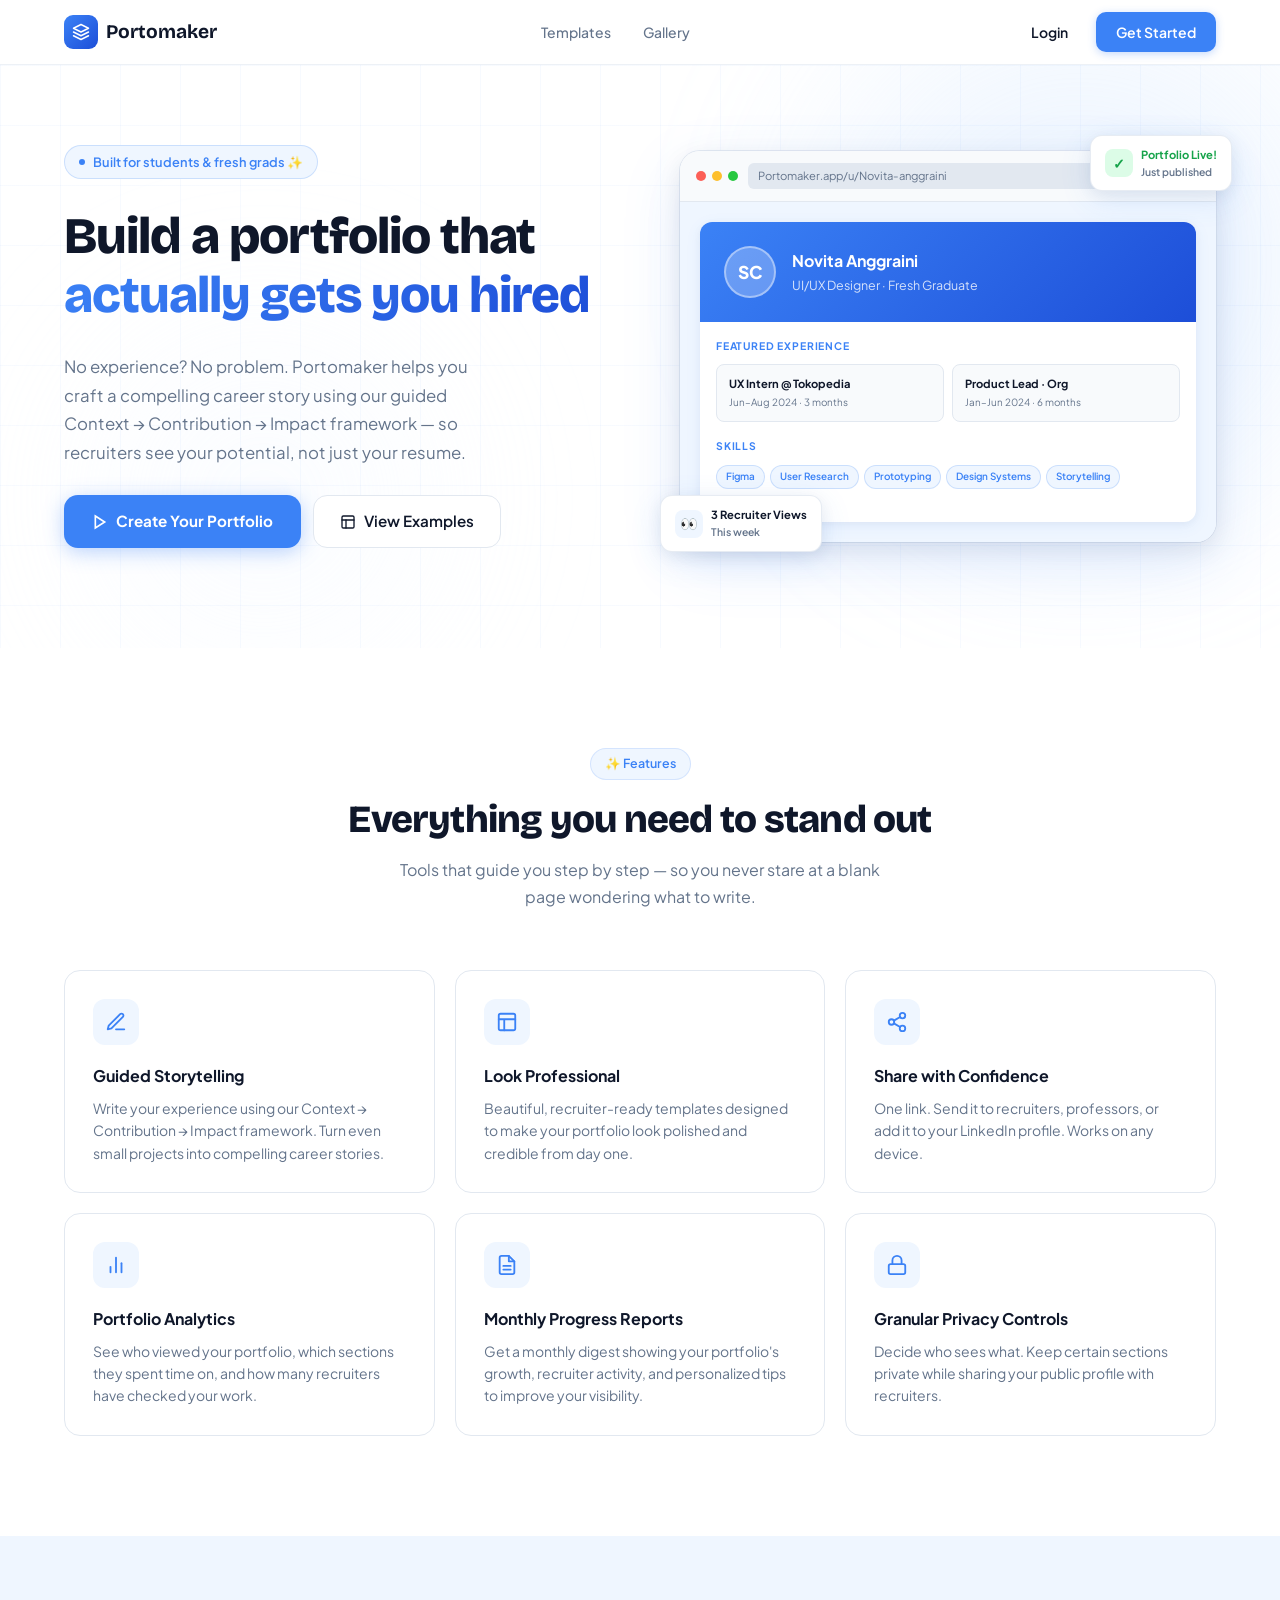
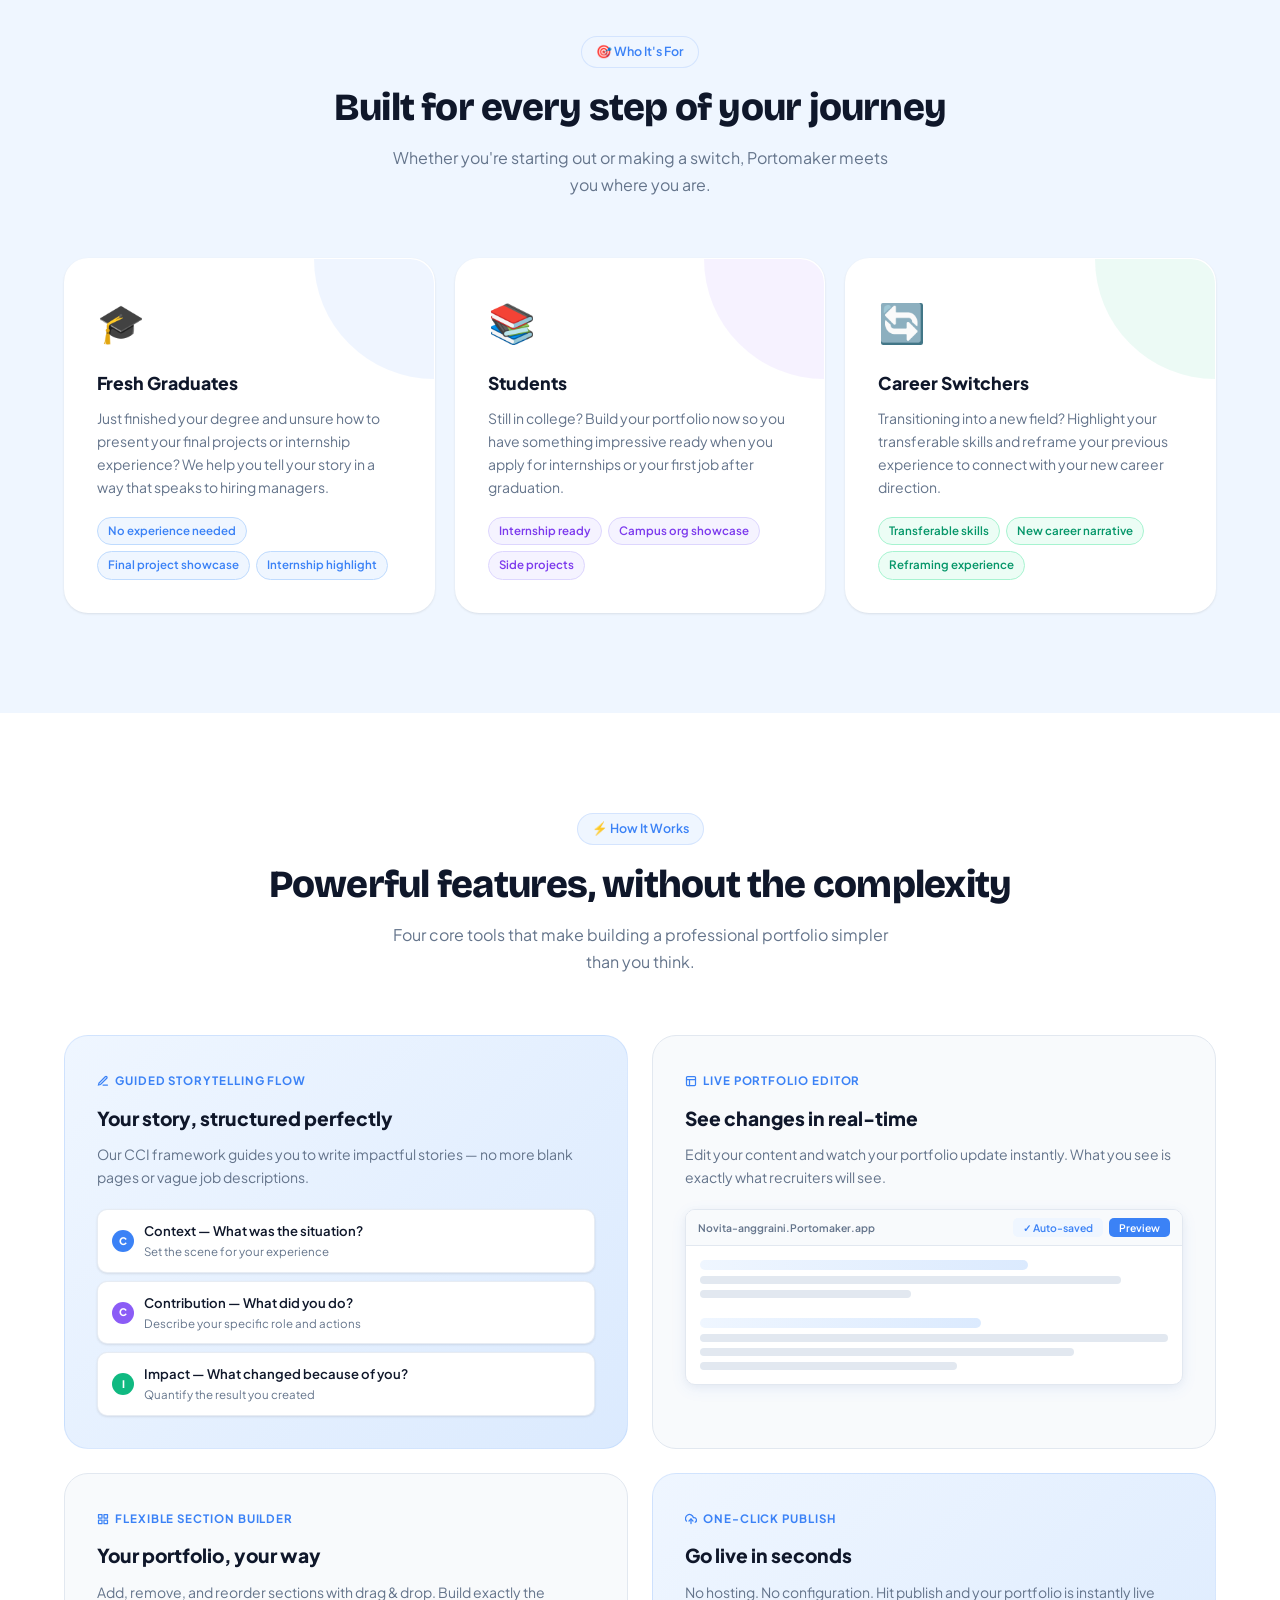
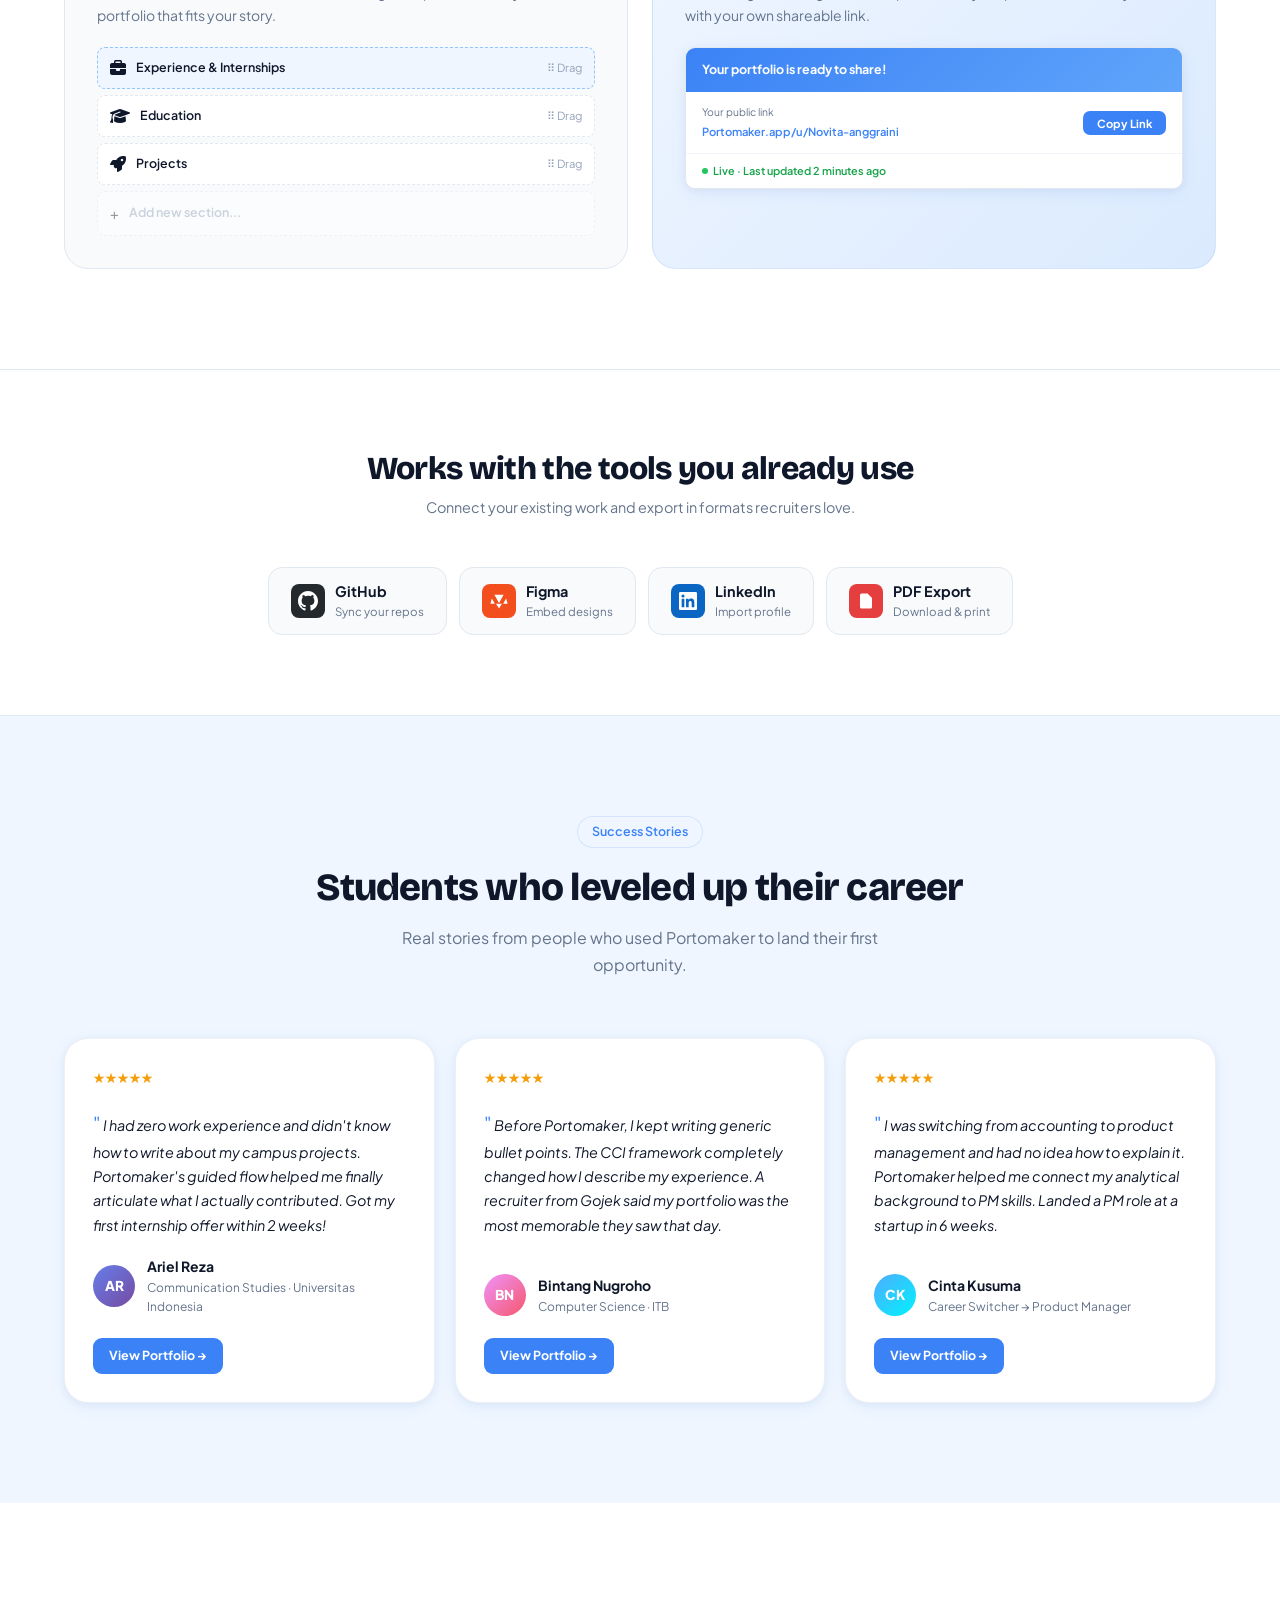
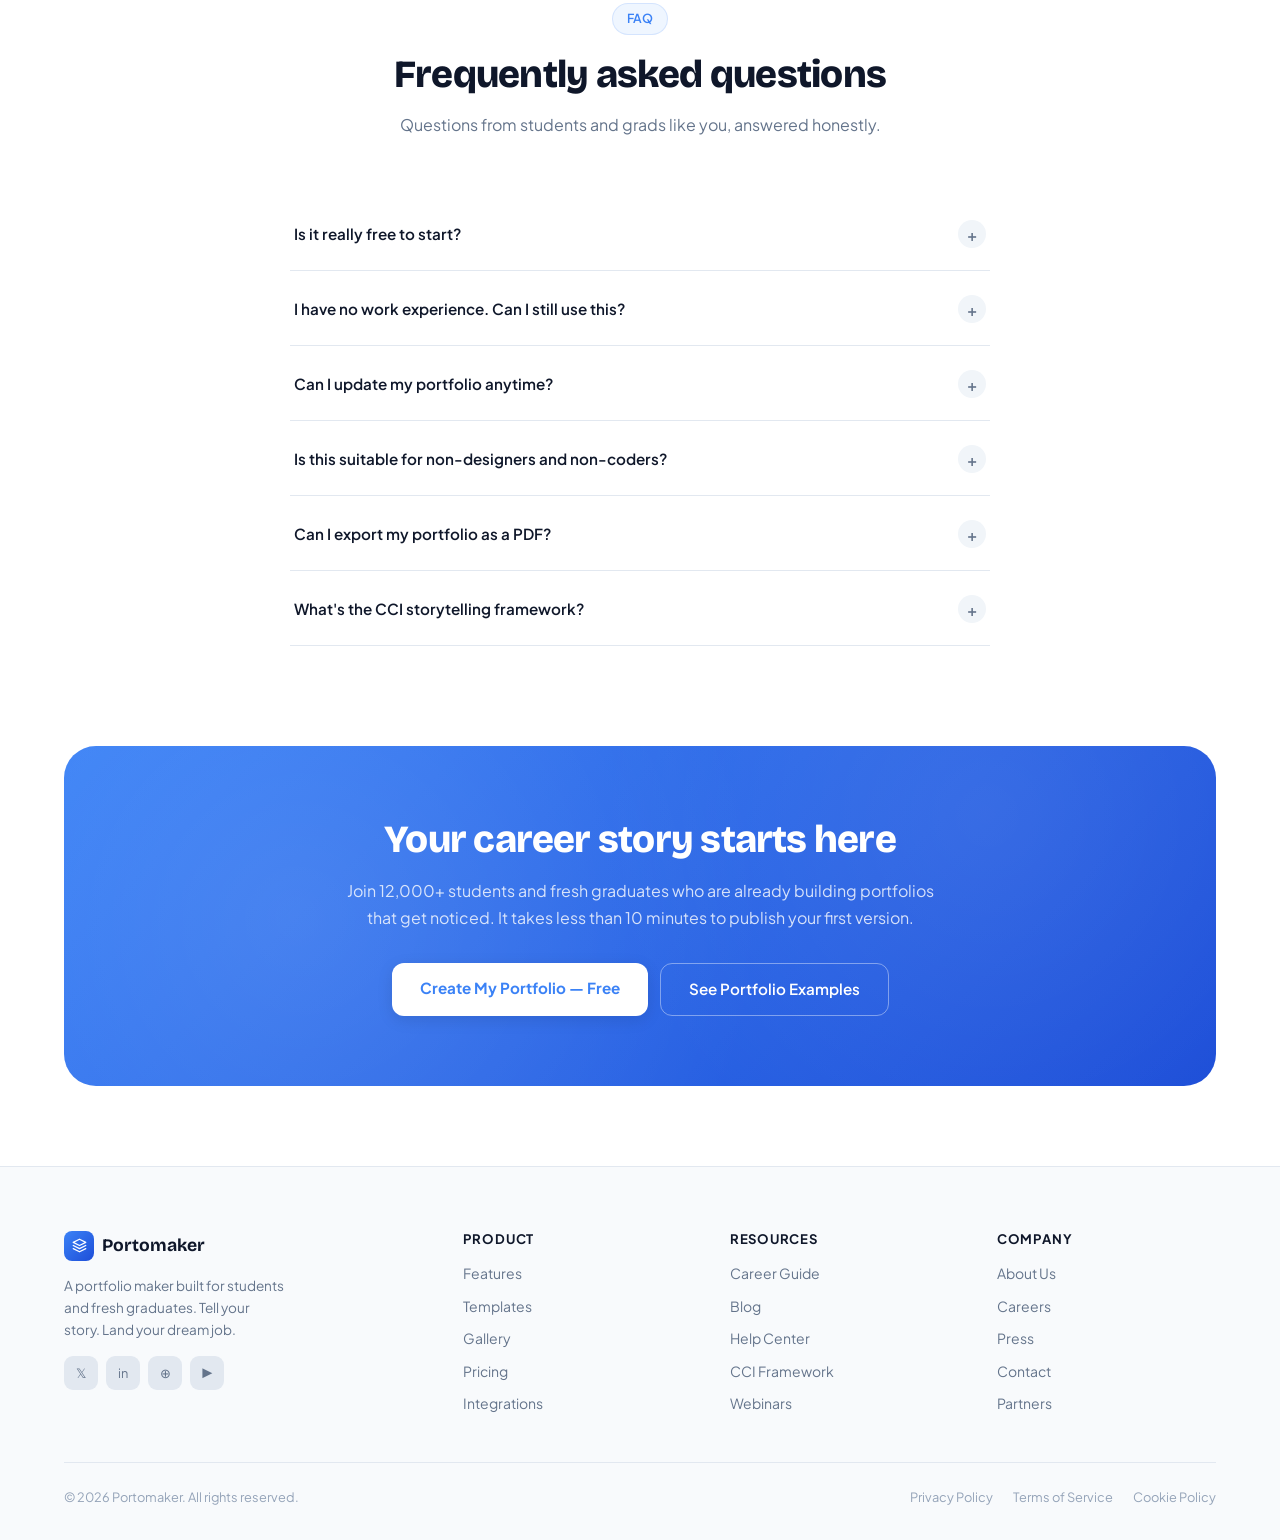
<file: index.html>
<!DOCTYPE html>
<html lang="en">
<head>
  <meta charset="UTF-8">
  <meta name="viewport" content="width=device-width, initial-scale=1.0">
  <title>Portomaker — Build a Portfolio That Gets You Hired</title>
  <link rel="preconnect" href="https://fonts.googleapis.com">
  <link rel="stylesheet" href="https://cdnjs.cloudflare.com/ajax/libs/font-awesome/6.5.0/css/all.min.css">
  <link href="https://fonts.googleapis.com/css2?family=Plus+Jakarta+Sans:wght@300;400;500;600;700;800&family=Bricolage+Grotesque:opsz,wght@12..96,400;12..96,500;12..96,600;12..96,700;12..96,800&display=swap" rel="stylesheet">
  <link rel="stylesheet" href="css/style.css">
</head>
<body>

  <!-- ========== NAVBAR ========== -->
  <nav>
    <div class="nav-inner">

      <!-- Logo (links to self) -->
      <a href="index.html" class="nav-logo">
        <div class="nav-logo-icon">
          <svg viewBox="0 0 24 24"><path d="M12 2L2 7l10 5 10-5-10-5zM2 17l10 5 10-5M2 12l10 5 10-5"/></svg>
        </div>
        Portomaker
      </a>

      <!-- Desktop Nav Links -->
      <ul class="nav-links">
        <li><a href="#">Templates</a></li>
        <li><a href="#">Gallery</a></li>
      </ul>

      <!-- Desktop Actions -->
      <div class="nav-actions">
        <a href="login.html" class="btn-ghost">Login</a>
        <a href="login.html" class="btn-primary">Get Started</a>
      </div>

      <!-- Hamburger (mobile only) -->
      <button class="nav-hamburger" id="navHamburger" aria-label="Toggle menu" aria-expanded="false">
        <span></span>
        <span></span>
        <span></span>
      </button>

    </div>
  </nav>

  <!-- Mobile Drawer Menu -->
  <div class="nav-mobile-menu" id="navMobileMenu">
    <a href="#">Templates</a>
    <a href="#">Gallery</a>
    <div class="nav-mobile-divider"></div>
    <a href="login.html">Login</a>
    <a href="login.html" class="btn-primary">Get Started</a>
  </div>

  <!-- ========== HERO ========== -->
  <section class="hero">
    <div class="hero-bg">
      <div class="hero-blob hero-blob-1"></div>
      <div class="hero-blob hero-blob-2"></div>
      <div class="hero-grid-lines"></div>
    </div>
    <div class="hero-inner">
      <div class="hero-left fade-up">
        <div class="hero-badge">
          <span class="hero-badge-dot"></span>
          Built for students & fresh grads ✨
        </div>
        <h1 class="hero-title">
          Build a portfolio that<br>
          <span class="highlight">actually gets you hired</span>
        </h1>
        <p class="hero-sub">
          No experience? No problem. Portomaker helps you craft a compelling career story using our guided Context → Contribution → Impact framework — so recruiters see your potential, not just your resume.
        </p>
        <div class="hero-ctas">
          <a href="#" class="btn-hero-primary">
            <svg width="16" height="16" fill="none" stroke="currentColor" stroke-width="2.5" stroke-linecap="round" viewBox="0 0 24 24"><polygon points="5 3 19 12 5 21 5 3"/></svg>
            Create Your Portfolio
          </a>
          <a href="#" class="btn-hero-secondary">
            <svg width="16" height="16" fill="none" stroke="currentColor" stroke-width="2" stroke-linecap="round" viewBox="0 0 24 24"><rect x="3" y="3" width="18" height="18" rx="2"/><line x1="3" y1="9" x2="21" y2="9"/><line x1="9" y1="21" x2="9" y2="9"/></svg>
            View Examples
          </a>
        </div>
   <!--     /* <div class="hero-trust">
          <div class="hero-avatars">
            <div class="hero-avatar">AR</div>
            <div class="hero-avatar">BN</div>
            <div class="hero-avatar">CK</div>
            <div class="hero-avatar">DL</div>
            <div class="hero-avatar">EF</div>
          </div>
          <span>Trusted by <strong>12,000+</strong> students worldwide</span>
        </div> */ -->
      </div> 

      <div class="hero-right fade-up" style="transition-delay:0.15s">
        <div class="hero-mockup-wrap">
          <div class="mockup-browser">
            <div class="mockup-bar">
              <div class="mockup-dots">
                <div class="mockup-dot"></div>
                <div class="mockup-dot"></div>
                <div class="mockup-dot"></div>
              </div>
              <div class="mockup-url">Portomaker.app/u/Novita-anggraini</div>
            </div>
            <div class="mockup-body">
              <div class="portfolio-preview">
                <div class="portfolio-preview-header">
                  <div class="portfolio-avatar-big">SC</div>
                  <div>
                    <div class="portfolio-preview-name">Novita Anggraini</div>
                    <div class="portfolio-preview-role">UI/UX Designer · Fresh Graduate</div>
                  </div>
                </div>
                <div class="portfolio-preview-body">
                  <div class="portfolio-section-label">Featured Experience</div>
                  <div class="portfolio-card-row">
                    <div class="portfolio-exp-card">
                      <div class="portfolio-exp-title">UX Intern @ Tokopedia</div>
                      <div class="portfolio-exp-sub">Jun–Aug 2024 · 3 months</div>
                    </div>
                    <div class="portfolio-exp-card">
                      <div class="portfolio-exp-title">Product Lead · Org</div>
                      <div class="portfolio-exp-sub">Jan–Jun 2024 · 6 months</div>
                    </div>
                  </div>
                  <div class="portfolio-section-label" style="margin-top:6px">Skills</div>
                  <div class="portfolio-skill-chips">
                    <span class="skill-chip">Figma</span>
                    <span class="skill-chip">User Research</span>
                    <span class="skill-chip">Prototyping</span>
                    <span class="skill-chip">Design Systems</span>
                    <span class="skill-chip">Storytelling</span>
                  </div>
                </div>
              </div>
            </div>
          </div>
          <div class="mockup-float-1">
            <div class="float-icon float-green">✓</div>
            <div>
              <div class="float-label-green">Portfolio Live!</div>
              <div class="float-sub">Just published</div>
            </div>
          </div>
          <div class="mockup-float-2">
            <div class="float-icon float-blue">👀</div>
            <div>
              <div class="float-label-dark">3 Recruiter Views</div>
              <div class="float-sub">This week</div>
            </div>
          </div>
        </div>
      </div>
    </div>
  </section>

  <!-- ========== LOGOS STRIP ========== 
/*  <div class="logos-strip">
    <div class="logos-inner">
      <span class="logos-text">Portfolios that get noticed at</span>
      <div class="logo-item"><span class="logo-google">Google</span></div>
      <div class="logo-item"><span class="logo-tokped">Tokopedia</span></div>
      <div class="logo-item"><span class="logo-gojek">Gojek</span></div>
      <div class="logo-item"><span class="logo-traveloka">Traveloka</span></div>
      <div class="logo-item"><span class="logo-bukalapak">Bukalapak</span></div>
      <div class="logo-item"><span class="logo-shopee">Shopee</span></div>
    </div>
  </div> */ -->

  <!-- ========== FEATURES ========== -->
  <section class="features-section" id="features">
    <div class="section-inner">
      <div class="section-header fade-up">
        <div class="section-tag">✨ Features</div>
        <h2 class="section-title">Everything you need to stand out</h2>
        <p class="section-sub">Tools that guide you step by step — so you never stare at a blank page wondering what to write.</p>
      </div>
      <div class="features-grid">
        <div class="feature-card fade-up" style="transition-delay:0.05s">
          <div class="feature-icon">
            <svg viewBox="0 0 24 24"><path d="M12 20h9"/><path d="M16.5 3.5a2.121 2.121 0 013 3L7 19l-4 1 1-4L16.5 3.5z"/></svg>
          </div>
          <div class="feature-title">Guided Storytelling</div>
          <div class="feature-desc">Write your experience using our Context → Contribution → Impact framework. Turn even small projects into compelling career stories.</div>
        </div>
        <div class="feature-card fade-up" style="transition-delay:0.1s">
          <div class="feature-icon">
            <svg viewBox="0 0 24 24"><rect x="3" y="3" width="18" height="18" rx="2"/><path d="M3 9h18M9 21V9"/></svg>
          </div>
          <div class="feature-title">Look Professional</div>
          <div class="feature-desc">Beautiful, recruiter-ready templates designed to make your portfolio look polished and credible from day one.</div>
        </div>
        <div class="feature-card fade-up" style="transition-delay:0.15s">
          <div class="feature-icon">
            <svg viewBox="0 0 24 24"><circle cx="18" cy="5" r="3"/><circle cx="6" cy="12" r="3"/><circle cx="18" cy="19" r="3"/><line x1="8.59" y1="13.51" x2="15.42" y2="17.49"/><line x1="15.41" y1="6.51" x2="8.59" y2="10.49"/></svg>
          </div>
          <div class="feature-title">Share with Confidence</div>
          <div class="feature-desc">One link. Send it to recruiters, professors, or add it to your LinkedIn profile. Works on any device.</div>
        </div>
        <div class="feature-card fade-up" style="transition-delay:0.2s">
          <div class="feature-icon">
            <svg viewBox="0 0 24 24"><line x1="18" y1="20" x2="18" y2="10"/><line x1="12" y1="20" x2="12" y2="4"/><line x1="6" y1="20" x2="6" y2="14"/></svg>
          </div>
          <div class="feature-title">Portfolio Analytics</div>
          <div class="feature-desc">See who viewed your portfolio, which sections they spent time on, and how many recruiters have checked your work.</div>
        </div>
        <div class="feature-card fade-up" style="transition-delay:0.25s">
          <div class="feature-icon">
            <svg viewBox="0 0 24 24"><path d="M14 2H6a2 2 0 0 0-2 2v16a2 2 0 0 0 2 2h12a2 2 0 0 0 2-2V8z"/><polyline points="14 2 14 8 20 8"/><line x1="16" y1="13" x2="8" y2="13"/><line x1="16" y1="17" x2="8" y2="17"/></svg>
          </div>
          <div class="feature-title">Monthly Progress Reports</div>
          <div class="feature-desc">Get a monthly digest showing your portfolio's growth, recruiter activity, and personalized tips to improve your visibility.</div>
        </div>
        <div class="feature-card fade-up" style="transition-delay:0.3s">
          <div class="feature-icon">
            <svg viewBox="0 0 24 24"><rect x="3" y="11" width="18" height="11" rx="2" ry="2"/><path d="M7 11V7a5 5 0 0 1 10 0v4"/></svg>
          </div>
          <div class="feature-title">Granular Privacy Controls</div>
          <div class="feature-desc">Decide who sees what. Keep certain sections private while sharing your public profile with recruiters.</div>
        </div>
      </div>
    </div>
  </section>

  <!-- ========== WHO IT'S FOR ========== -->
  <section class="who-section" id="who">
    <div class="section-inner">
      <div class="section-header fade-up">
        <div class="section-tag">🎯 Who It's For</div>
        <h2 class="section-title">Built for every step of your journey</h2>
        <p class="section-sub">Whether you're starting out or making a switch, Portomaker meets you where you are.</p>
      </div>
      <div class="who-grid">
        <div class="who-card fade-up" style="transition-delay:0.05s">
          <div class="who-card-bg who-card-bg--blue"></div>
          <span class="who-emoji">🎓</span>
          <div class="who-title">Fresh Graduates</div>
          <div class="who-desc">Just finished your degree and unsure how to present your final projects or internship experience? We help you tell your story in a way that speaks to hiring managers.</div>
          <div class="who-tags">
            <span class="who-tag who-tag--blue">No experience needed</span>
            <span class="who-tag who-tag--blue">Final project showcase</span>
            <span class="who-tag who-tag--blue">Internship highlight</span>
          </div>
        </div>
        <div class="who-card fade-up" style="transition-delay:0.1s">
          <div class="who-card-bg who-card-bg--purple"></div>
          <span class="who-emoji">📚</span>
          <div class="who-title">Students</div>
          <div class="who-desc">Still in college? Build your portfolio now so you have something impressive ready when you apply for internships or your first job after graduation.</div>
          <div class="who-tags">
            <span class="who-tag who-tag--purple">Internship ready</span>
            <span class="who-tag who-tag--purple">Campus org showcase</span>
            <span class="who-tag who-tag--purple">Side projects</span>
          </div>
        </div>
        <div class="who-card fade-up" style="transition-delay:0.15s">
          <div class="who-card-bg who-card-bg--green"></div>
          <span class="who-emoji">🔄</span>
          <div class="who-title">Career Switchers</div>
          <div class="who-desc">Transitioning into a new field? Highlight your transferable skills and reframe your previous experience to connect with your new career direction.</div>
          <div class="who-tags">
            <span class="who-tag who-tag--green">Transferable skills</span>
            <span class="who-tag who-tag--green">New career narrative</span>
            <span class="who-tag who-tag--green">Reframing experience</span>
          </div>
        </div>
      </div>
    </div>
  </section>

  <!-- ========== SHOWCASE ========== -->
  <section class="showcase-section" id="showcase">
    <div class="section-inner">
      <div class="section-header fade-up">
        <div class="section-tag">⚡ How It Works</div>
        <h2 class="section-title">Powerful features, without the complexity</h2>
        <p class="section-sub">Four core tools that make building a professional portfolio simpler than you think.</p>
      </div>
      <div class="showcase-grid">
        <!-- Guided Storytelling -->
        <div class="showcase-card sc-blue fade-up" style="transition-delay:0.05s">
          <div class="showcase-tag">
            <svg width="12" height="12" fill="none" stroke="currentColor" stroke-width="2.5" stroke-linecap="round" viewBox="0 0 24 24"><path d="M12 20h9"/><path d="M16.5 3.5a2.121 2.121 0 013 3L7 19l-4 1 1-4L16.5 3.5z"/></svg>
            Guided Storytelling Flow
          </div>
          <div class="showcase-title">Your story, structured perfectly</div>
          <div class="showcase-desc">Our CCI framework guides you to write impactful stories — no more blank pages or vague job descriptions.</div>
          <div class="story-steps">
            <div class="story-step">
              <div class="story-step-num story-step-num--blue">C</div>
              <div>
                <div class="story-step-text">Context — What was the situation?</div>
                <div class="story-step-hint">Set the scene for your experience</div>
              </div>
            </div>
            <div class="story-step">
              <div class="story-step-num story-step-num--purple">C</div>
              <div>
                <div class="story-step-text">Contribution — What did you do?</div>
                <div class="story-step-hint">Describe your specific role and actions</div>
              </div>
            </div>
            <div class="story-step">
              <div class="story-step-num story-step-num--green">I</div>
              <div>
                <div class="story-step-text">Impact — What changed because of you?</div>
                <div class="story-step-hint">Quantify the result you created</div>
              </div>
            </div>
          </div>
        </div>

        <!-- Live Editor -->
        <div class="showcase-card sc-light fade-up" style="transition-delay:0.1s">
          <div class="showcase-tag">
            <svg width="12" height="12" fill="none" stroke="currentColor" stroke-width="2.5" stroke-linecap="round" viewBox="0 0 24 24"><rect x="3" y="3" width="18" height="18" rx="2"/><path d="M3 9h18M9 21V9"/></svg>
            Live Portfolio Editor
          </div>
          <div class="showcase-title">See changes in real-time</div>
          <div class="showcase-desc">Edit your content and watch your portfolio update instantly. What you see is exactly what recruiters will see.</div>
          <div class="mini-editor">
            <div class="mini-editor-bar">
              <span class="mini-editor-url">Novita-anggraini.Portomaker.app</span>
              <button class="mini-editor-btn mini-editor-btn--saved">✓ Auto-saved</button>
              <button class="mini-editor-btn mini-editor-btn--blue">Preview</button>
            </div>
            <div class="mini-editor-body">
              <div class="editor-block editor-block--blue editor-block--wide"></div>
              <div class="editor-block editor-block--90"></div>
              <div class="editor-block editor-block--45"></div>
              <div style="height:8px"></div>
              <div class="editor-block editor-block--blue editor-block--60"></div>
              <div class="editor-block editor-block--full"></div>
              <div class="editor-block editor-block--80"></div>
              <div class="editor-block editor-block--55"></div>
            </div>
          </div>
        </div>

        <!-- Section Builder -->
        <div class="showcase-card sc-light fade-up" style="transition-delay:0.15s">
          <div class="showcase-tag">
            <svg width="12" height="12" fill="none" stroke="currentColor" stroke-width="2.5" stroke-linecap="round" stroke-linejoin="round" viewBox="0 0 24 24"><rect x="3" y="3" width="7" height="7"/><rect x="14" y="3" width="7" height="7"/><rect x="14" y="14" width="7" height="7"/><rect x="3" y="14" width="7" height="7"/></svg>
            Flexible Section Builder
          </div>
          <div class="showcase-title">Your portfolio, your way</div>
          <div class="showcase-desc">Add, remove, and reorder sections with drag & drop. Build exactly the portfolio that fits your story.</div>
          <div class="section-builder">
            <div class="builder-section builder-section--active">
              <i class="fa-solid fa-briefcase"></i>
              <span class="builder-section-label">Experience & Internships</span>
              <span class="builder-drag">⠿ Drag</span>
            </div>
            <div class="builder-section">
              <i class="fa-solid fa-graduation-cap"></i>
              <span class="builder-section-label">Education</span>
              <span class="builder-drag">⠿ Drag</span>
            </div>
            <div class="builder-section">
              <i class="fa-solid fa-rocket"></i>
              <span class="builder-section-label">Projects</span>
              <span class="builder-drag">⠿ Drag</span>
            </div>
            <div class="builder-section builder-section--empty">
              <span class="builder-section-icon">+</span>
              <span class="builder-section-label builder-section-label--muted">Add new section...</span>
            </div>
          </div>
        </div>

        <!-- One-click Publish -->
        <div class="showcase-card sc-blue fade-up" style="transition-delay:0.2s">
          <div class="showcase-tag">
            <svg width="12" height="12" fill="none" stroke="currentColor" stroke-width="2.5" stroke-linecap="round" viewBox="0 0 24 24"><polyline points="16 16 12 12 8 16"/><line x1="12" y1="12" x2="12" y2="21"/><path d="M20.39 18.39A5 5 0 0 0 18 9h-1.26A8 8 0 1 0 3 16.3"/></svg>
            One-Click Publish
          </div>
          <div class="showcase-title">Go live in seconds</div>
          <div class="showcase-desc">No hosting. No configuration. Hit publish and your portfolio is instantly live with your own shareable link.</div>
          <div class="publish-preview">
            <div class="publish-preview-header"> Your portfolio is ready to share!</div>
            <div class="publish-preview-body">
              <div>
                <div class="publish-url-label">Your public link</div>
                <div class="publish-url">Portomaker.app/u/Novita-anggraini</div>
              </div>
              <button class="publish-btn">Copy Link</button>
            </div>
            <div class="publish-status">
              <div class="status-dot"></div>
              <div class="status-text">Live · Last updated 2 minutes ago</div>
            </div>
          </div>
        </div>
      </div>
    </div>
  </section>

  <!-- ========== INTEGRATIONS ========== -->
  <section class="integrations-section">
    <div class="integrations-title fade-up">
      <h2>Works with the tools you already use</h2>
      <p class="integrations-sub">Connect your existing work and export in formats recruiters love.</p>
    </div>
    <div class="integrations-row fade-up">
      <div class="integration-pill">
        <div class="integration-icon integration-icon--github">
          <svg width="20" height="20" viewBox="0 0 24 24" fill="white"><path d="M12 0C5.374 0 0 5.373 0 12c0 5.302 3.438 9.8 8.207 11.387.599.111.793-.261.793-.577v-2.234c-3.338.726-4.033-1.416-4.033-1.416-.546-1.387-1.333-1.756-1.333-1.756-1.089-.745.083-.729.083-.729 1.205.084 1.839 1.237 1.839 1.237 1.07 1.834 2.807 1.304 3.492.997.107-.775.418-1.305.762-1.604-2.665-.305-5.467-1.334-5.467-5.931 0-1.311.469-2.381 1.236-3.221-.124-.303-.535-1.524.117-3.176 0 0 1.008-.322 3.301 1.23A11.509 11.509 0 0 1 12 5.803c1.02.005 2.047.138 3.006.404 2.291-1.552 3.297-1.23 3.297-1.23.653 1.653.242 2.874.118 3.176.77.84 1.235 1.911 1.235 3.221 0 4.609-2.807 5.624-5.479 5.921.43.372.823 1.102.823 2.222v3.293c0 .319.192.694.801.576C20.566 21.797 24 17.3 24 12c0-6.627-5.373-12-12-12z"/></svg>
        </div>
        <div>
          <div class="integration-name">GitHub</div>
          <div class="integration-desc">Sync your repos</div>
        </div>
      </div>
      <div class="integration-pill">
        <div class="integration-icon integration-icon--figma">
          <svg width="18" height="18" viewBox="0 0 24 24" fill="white"><path d="M5.809 3.562L12 14.562l6.191-11H5.809zM2.5 8.5L6.5 15.5H.5L2.5 8.5zm19 0L23.5 15.5h-6l4-7zM12 22l-4-6.5h8L12 22z"/></svg>
        </div>
        <div>
          <div class="integration-name">Figma</div>
          <div class="integration-desc">Embed designs</div>
        </div>
      </div>
      <div class="integration-pill">
        <div class="integration-icon integration-icon--linkedin">
          <svg width="18" height="18" viewBox="0 0 24 24" fill="white"><path d="M20.447 20.452h-3.554v-5.569c0-1.328-.027-3.037-1.852-3.037-1.853 0-2.136 1.445-2.136 2.939v5.667H9.351V9h3.414v1.561h.046c.477-.9 1.637-1.85 3.37-1.85 3.601 0 4.267 2.37 4.267 5.455v6.286zM5.337 7.433a2.062 2.062 0 0 1-2.063-2.065 2.064 2.064 0 1 1 2.063 2.065zm1.782 13.019H3.555V9h3.564v11.452zM22.225 0H1.771C.792 0 0 .774 0 1.729v20.542C0 23.227.792 24 1.771 24h20.451C23.2 24 24 23.227 24 22.271V1.729C24 .774 23.2 0 22.222 0h.003z"/></svg>
        </div>
        <div>
          <div class="integration-name">LinkedIn</div>
          <div class="integration-desc">Import profile</div>
        </div>
      </div>
      <div class="integration-pill">
        <div class="integration-icon integration-icon--pdf">
          <svg width="18" height="18" viewBox="0 0 24 24" fill="white"><path d="M14 2H6a2 2 0 0 0-2 2v16a2 2 0 0 0 2 2h12a2 2 0 0 0 2-2V8l-6-6z"/><polyline points="14 2 14 8 20 8" stroke="rgba(255,255,255,0.5)" stroke-width="1" fill="none"/></svg>
        </div>
        <div>
          <div class="integration-name">PDF Export</div>
          <div class="integration-desc">Download & print</div>
        </div>
      </div>
    </div>
  </section>

  <!-- ========== TESTIMONIALS ========== -->
  <section class="testimonials-section">
    <div class="section-inner">
      <div class="section-header fade-up">
        <div class="section-tag"> Success Stories</div>
        <h2 class="section-title">Students who leveled up their career</h2>
        <p class="section-sub">Real stories from people who used Portomaker to land their first opportunity.</p>
      </div>
      <div class="testimonials-grid">
        <div class="testimonial-card fade-up" style="transition-delay:0.05s">
          <div class="stars">★★★★★</div>
          <div class="testimonial-quote">
            I had zero work experience and didn't know how to write about my campus projects. Portomaker's guided flow helped me finally articulate what I actually contributed. Got my first internship offer within 2 weeks!
          </div>
          <div class="testimonial-footer">
            <div class="t-avatar t-avatar--purple">AR</div>
            <div>
              <div class="t-name">Ariel Reza</div>
              <div class="t-role">Communication Studies · Universitas Indonesia</div>
            </div>
          </div>
          <a href="#" class="t-cta">View Portfolio →</a>
        </div>
        <div class="testimonial-card fade-up" style="transition-delay:0.1s">
          <div class="stars">★★★★★</div>
          <div class="testimonial-quote">
            Before Portomaker, I kept writing generic bullet points. The CCI framework completely changed how I describe my experience. A recruiter from Gojek said my portfolio was the most memorable they saw that day.
          </div>
          <div class="testimonial-footer">
            <div class="t-avatar t-avatar--pink">BN</div>
            <div>
              <div class="t-name">Bintang Nugroho</div>
              <div class="t-role">Computer Science · ITB</div>
            </div>
          </div>
          <a href="#" class="t-cta">View Portfolio →</a>
        </div>
        <div class="testimonial-card fade-up" style="transition-delay:0.15s">
          <div class="stars">★★★★★</div>
          <div class="testimonial-quote">
            I was switching from accounting to product management and had no idea how to explain it. Portomaker helped me connect my analytical background to PM skills. Landed a PM role at a startup in 6 weeks.
          </div>
          <div class="testimonial-footer">
            <div class="t-avatar t-avatar--cyan">CK</div>
            <div>
              <div class="t-name">Cinta Kusuma</div>
              <div class="t-role">Career Switcher → Product Manager</div>
            </div>
          </div>
          <a href="#" class="t-cta">View Portfolio →</a>
        </div>
      </div>
    </div>
  </section>

  <!-- ========== FAQ ========== -->
  <section class="faq-section" id="faq">
    <div class="section-inner">
      <div class="section-header fade-up">
        <div class="section-tag">FAQ</div>
        <h2 class="section-title">Frequently asked questions</h2>
        <p class="section-sub">Questions from students and grads like you, answered honestly.</p>
      </div>
      <div class="faq-list" id="faqList">
        <div class="faq-item">
          <div class="faq-question">Is it really free to start? <span class="faq-toggle">+</span></div>
          <div class="faq-answer">Yes! You can create and publish a full portfolio completely free. Our free plan includes one portfolio, three projects, and a public shareable link. No credit card required to sign up.</div>
        </div>
        <div class="faq-item">
          <div class="faq-question">I have no work experience. Can I still use this? <span class="faq-toggle">+</span></div>
          <div class="faq-answer">Absolutely — that's exactly who we built this for. You can showcase campus projects, organizational roles, personal projects, coursework, and volunteer experiences. Our guided storytelling framework helps you present any experience in a compelling, professional way.</div>
        </div>
        <div class="faq-item">
          <div class="faq-question">Can I update my portfolio anytime? <span class="faq-toggle">+</span></div>
          <div class="faq-answer">Yes, you can update your portfolio any time. All changes are auto-saved and published in real-time. Your link never changes, so anyone who has it will always see your latest version.</div>
        </div>
        <div class="faq-item">
          <div class="faq-question">Is this suitable for non-designers and non-coders? <span class="faq-toggle">+</span></div>
          <div class="faq-answer">100%! Portomaker is designed for all majors — from business to communications to STEM. You don't need any design or coding skills. Just answer the guided prompts, pick a template, and your portfolio is ready.</div>
        </div>
        <div class="faq-item">
          <div class="faq-question">Can I export my portfolio as a PDF? <span class="faq-toggle">+</span></div>
          <div class="faq-answer">Yes! You can export your portfolio as a clean, professional PDF at any time. Great for emailing directly to recruiters or uploading to job portals that require document uploads.</div>
        </div>
        <div class="faq-item">
          <div class="faq-question">What's the CCI storytelling framework? <span class="faq-toggle">+</span></div>
          <div class="faq-answer">CCI stands for Context → Contribution → Impact. It's a proven storytelling method adapted from how top professionals at consulting firms and tech companies present their work. It helps you write experience descriptions that are clear, specific, and memorable — instead of vague job descriptions.</div>
        </div>
      </div>
    </div>
  </section>

  <!-- ========== CTA BANNER ========== -->
  <div class="cta-banner">
    <div class="cta-banner-bg"></div>
    <div class="cta-banner-inner">
      <h2>Your career story starts here</h2>
      <p>Join 12,000+ students and fresh graduates who are already building portfolios that get noticed. It takes less than 10 minutes to publish your first version.</p>
      <div class="cta-banner-btns">
        <a href="#" class="btn-white">Create My Portfolio — Free</a>
        <a href="#" class="btn-outline-white">See Portfolio Examples</a>
      </div>
    </div>
  </div>

  <!-- ========== FOOTER ========== -->
  <footer>
    <div class="footer-inner">
      <div class="footer-top">
        <div class="footer-brand">
          <div class="footer-logo">
            <div class="footer-logo-icon">
              <svg viewBox="0 0 24 24"><path d="M12 2L2 7l10 5 10-5-10-5zM2 17l10 5 10-5M2 12l10 5 10-5"/></svg>
            </div>
            Portomaker
          </div>
          <p class="footer-desc">A portfolio maker built for students and fresh graduates. Tell your story. Land your dream job.</p>
          <div class="footer-socials">
            <a href="#" class="social-icon">𝕏</a>
            <a href="#" class="social-icon">in</a>
            <a href="#" class="social-icon">⊕</a>
            <a href="#" class="social-icon">▶</a>
          </div>
        </div>
        <div class="footer-col">
          <h4>Product</h4>
          <div class="footer-links">
            <a href="#">Features</a>
            <a href="#">Templates</a>
            <a href="#">Gallery</a>
            <a href="#">Pricing</a>
            <a href="#">Integrations</a>
          </div>
        </div>
        <div class="footer-col">
          <h4>Resources</h4>
          <div class="footer-links">
            <a href="#">Career Guide</a>
            <a href="#">Blog</a>
            <a href="#">Help Center</a>
            <a href="#">CCI Framework</a>
            <a href="#">Webinars</a>
          </div>
        </div>
        <div class="footer-col">
          <h4>Company</h4>
          <div class="footer-links">
            <a href="#">About Us</a>
            <a href="#">Careers</a>
            <a href="#">Press</a>
            <a href="#">Contact</a>
            <a href="#">Partners</a>
          </div>
        </div>
      </div>
      <div class="footer-bottom">
        <span class="footer-copy">© 2026 Portomaker. All rights reserved.</span>
        <div class="footer-bottom-links">
          <a href="#">Privacy Policy</a>
          <a href="#">Terms of Service</a>
          <a href="#">Cookie Policy</a>
        </div>
      </div>
    </div>
  </footer>

  <script src="js/main.js"></script>
</body>
</html>
</file>
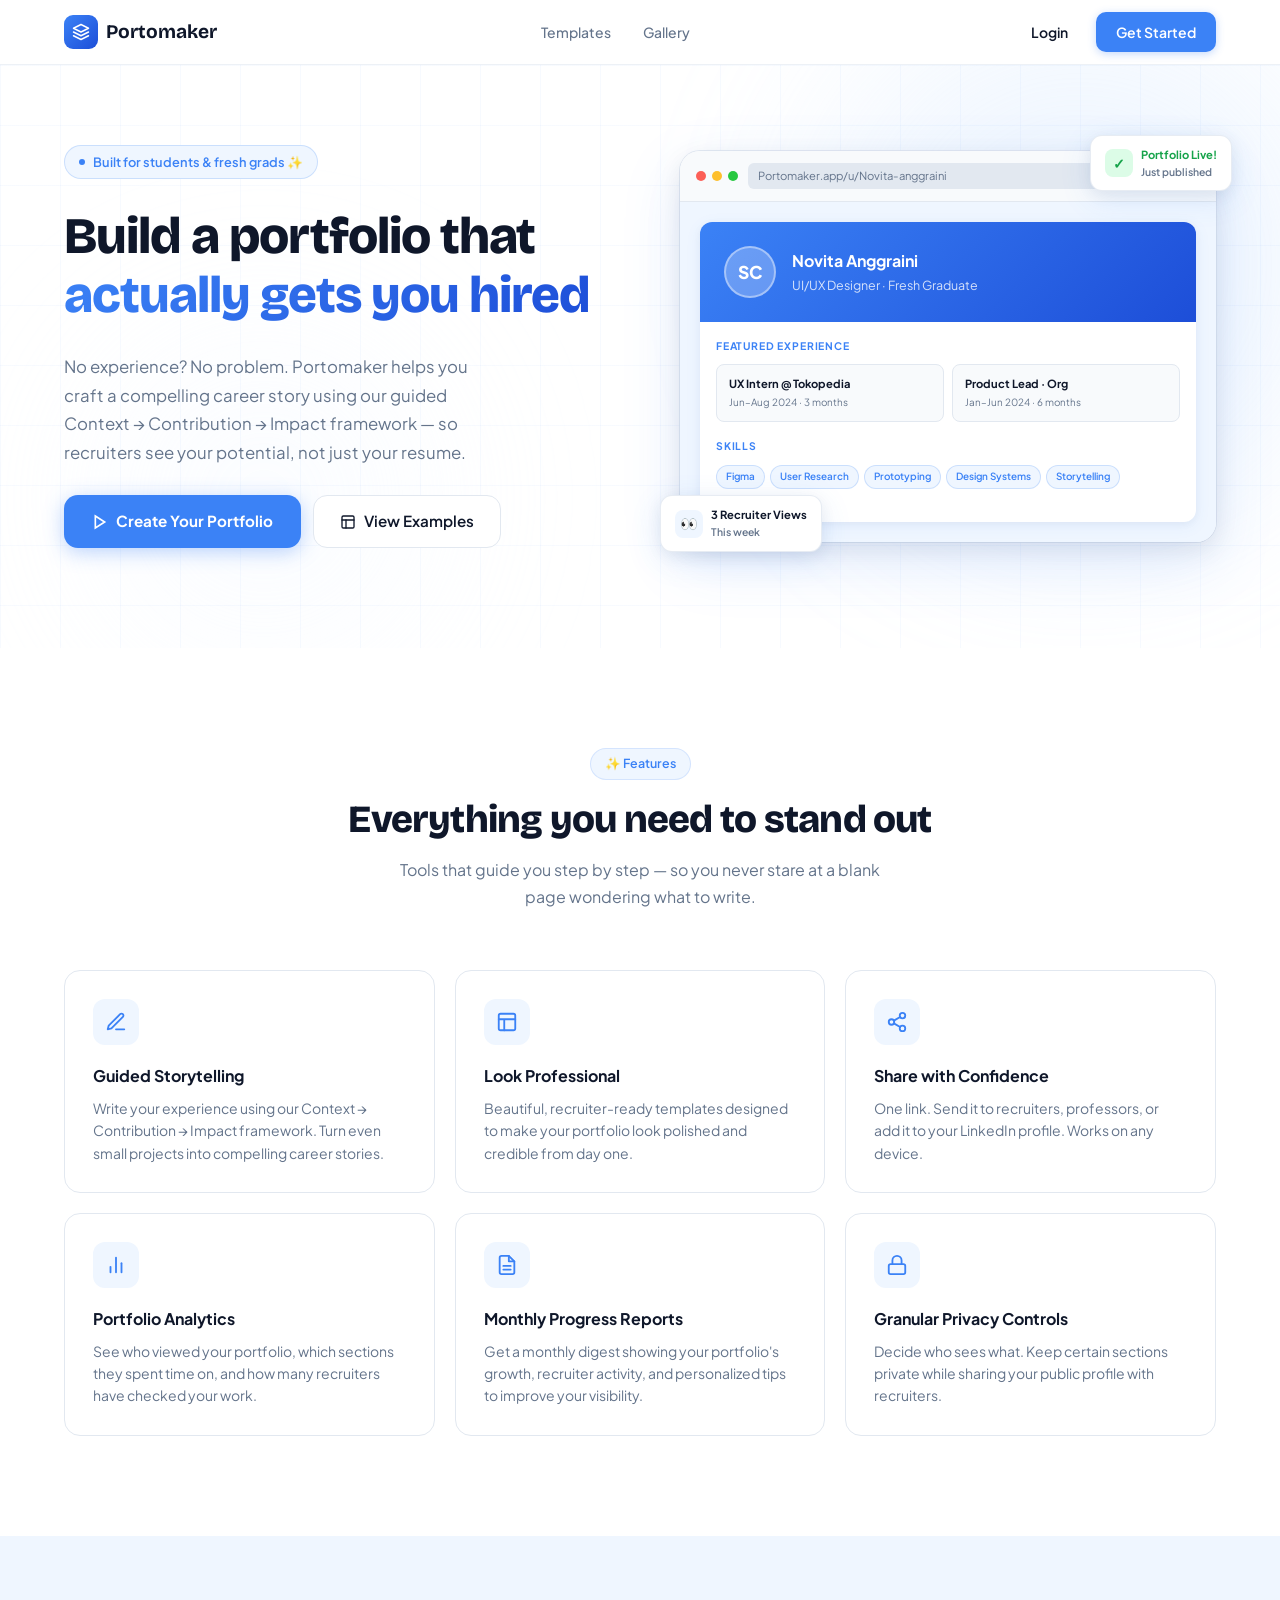
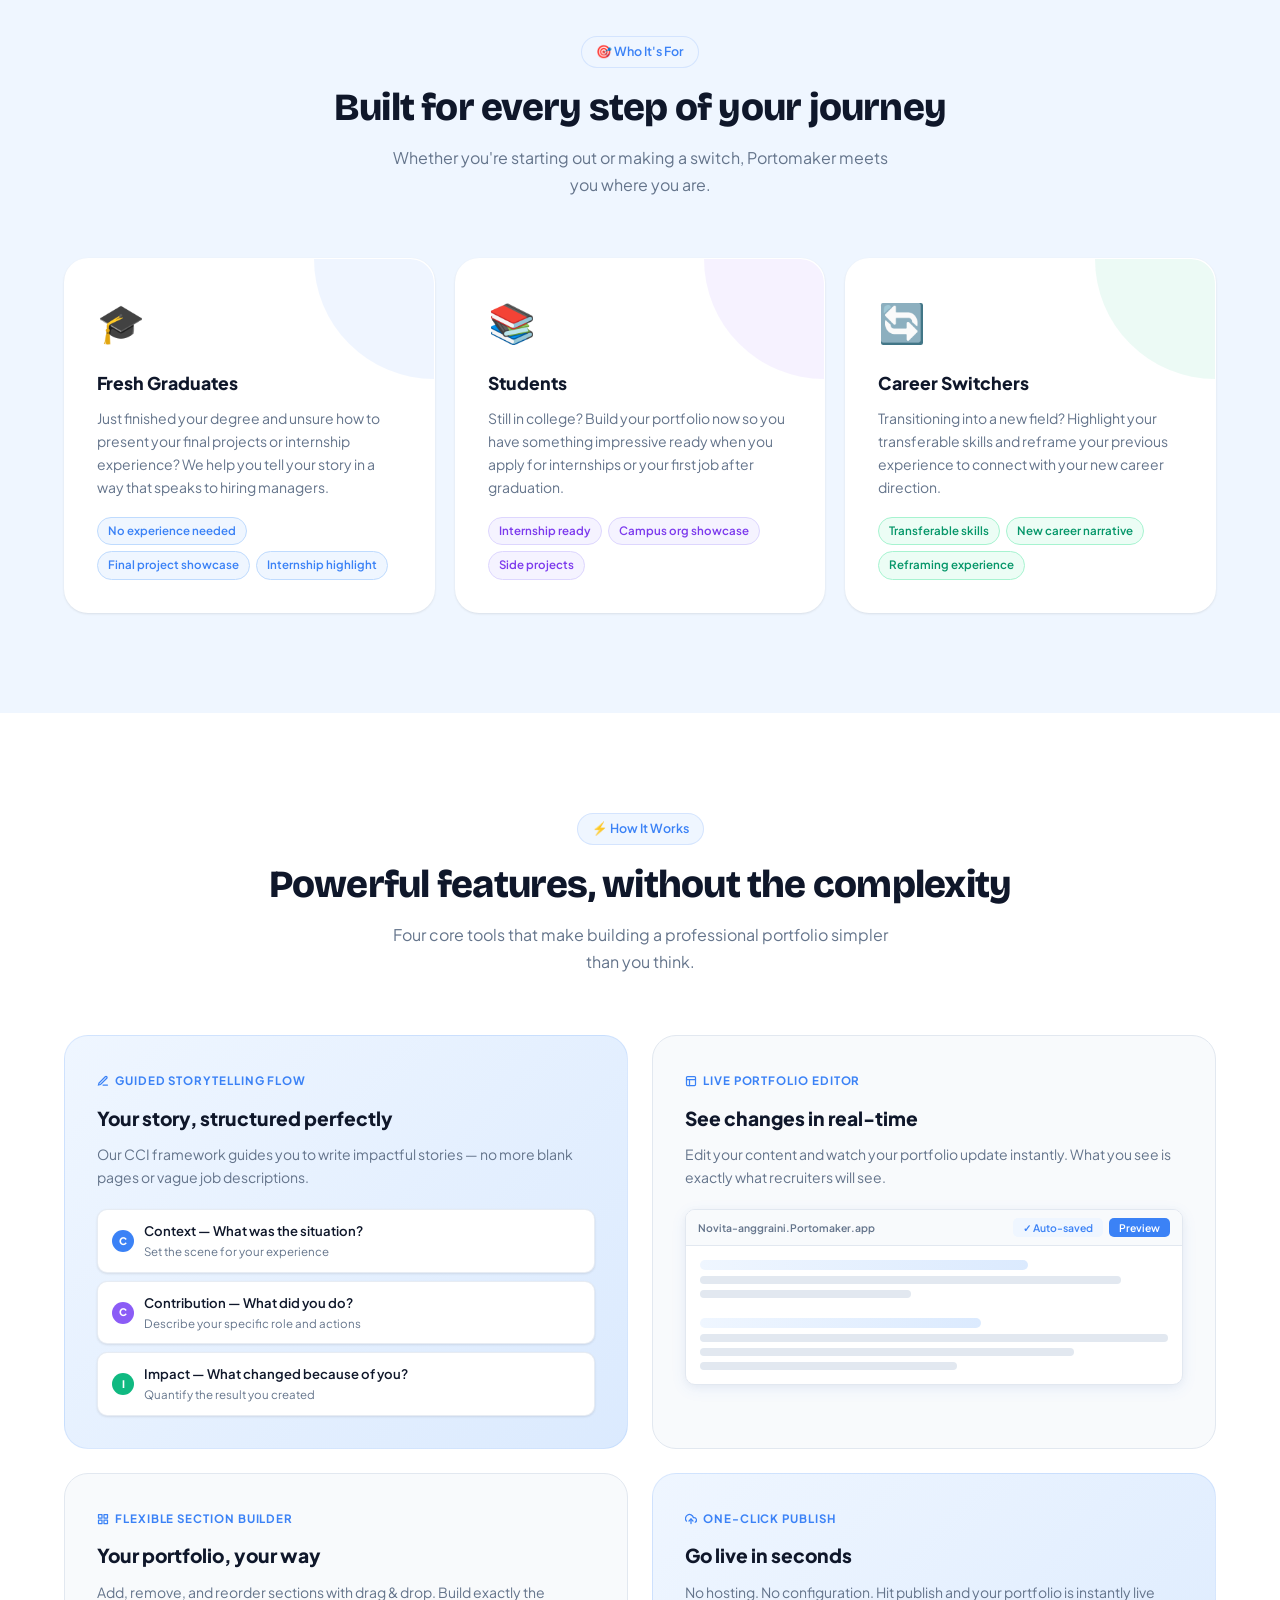
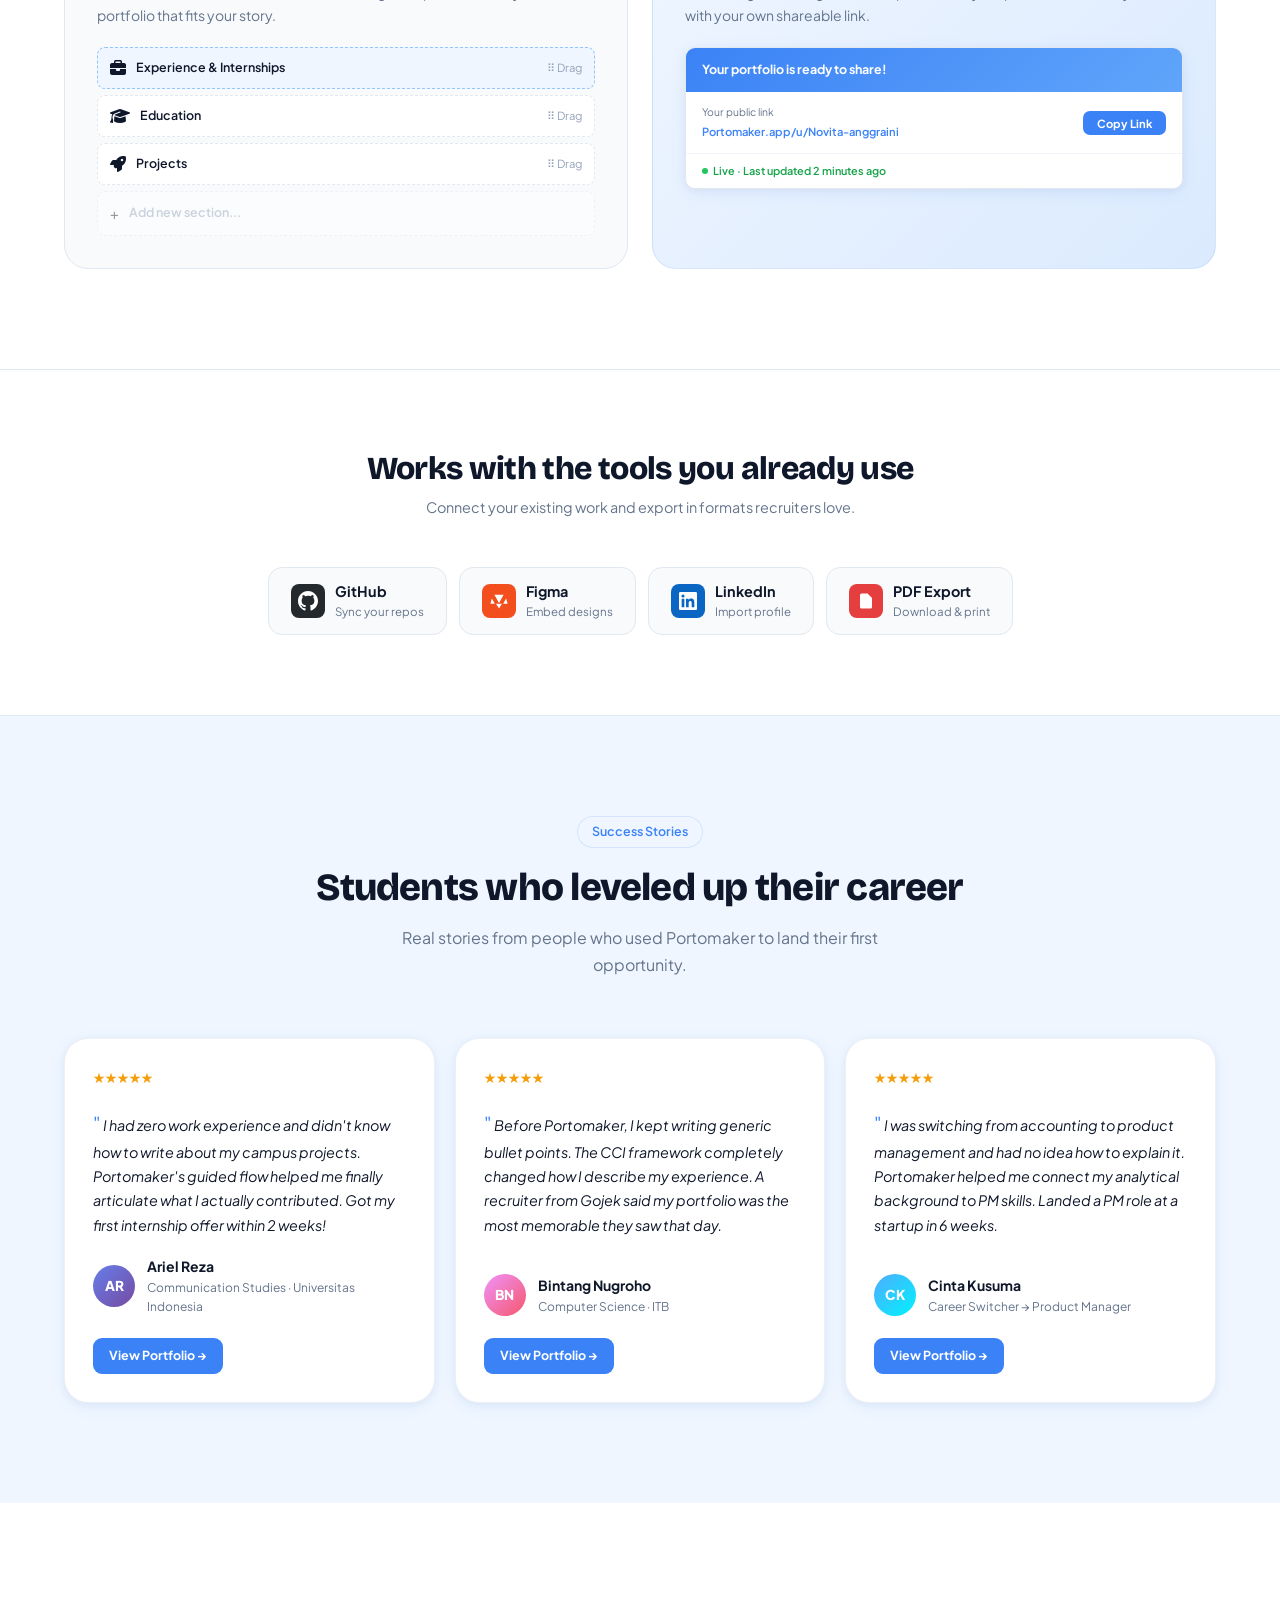
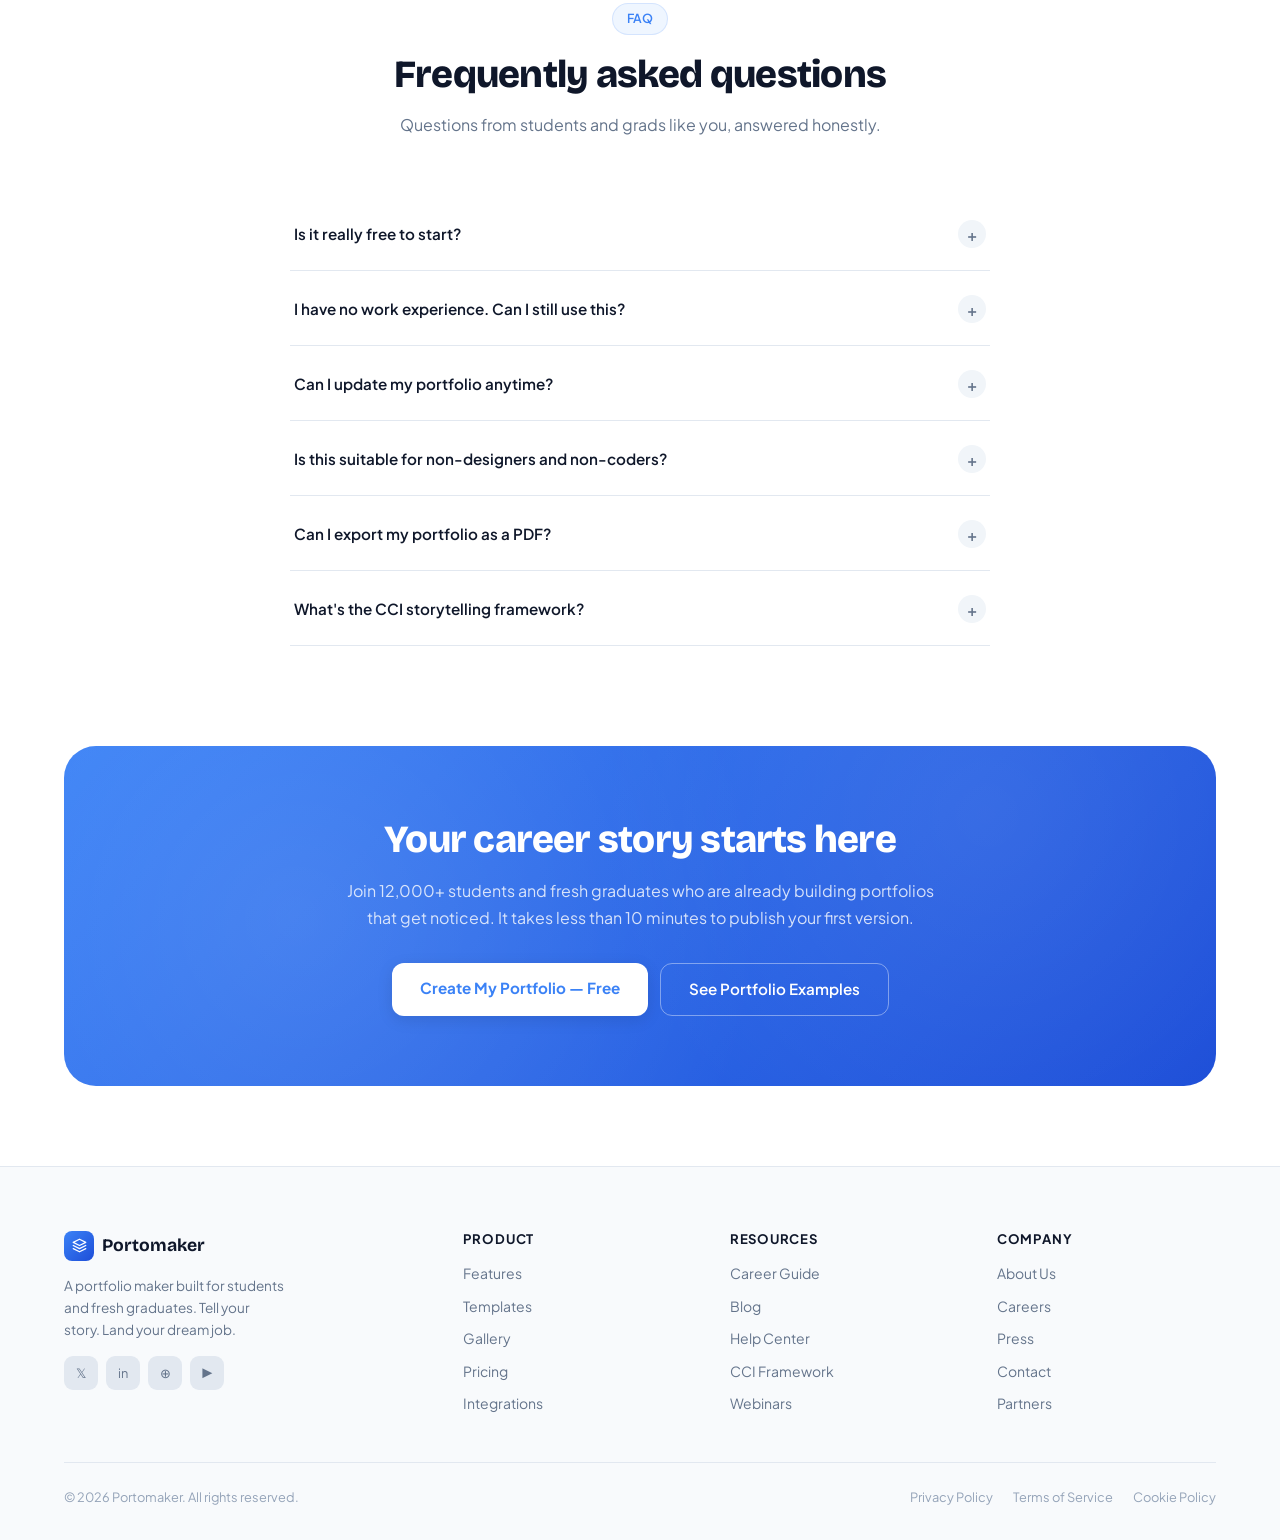
<file: dashboard.html>
<!doctype html>
<html lang="en">
  <head>
    <meta charset="UTF-8" />
    <meta name="viewport" content="width=device-width, initial-scale=1.0" />
    <title>Dashboard — PortoMaker</title>
    <link rel="stylesheet" href="style.css" />
  </head>
  <body>
    <div class="app-shell">
      <!-- ═══════════════ SIDEBAR ═══════════════ -->
      <aside class="sidebar">
        <a href="index.html" class="sidebar-logo">
          <div class="sidebar-logo-icon">
            <svg viewBox="0 0 24 24"><path d="M12 2L2 7l10 5 10-5-10-5zM2 17l10 5 10-5M2 12l10 5 10-5" /></svg>
          </div>
          <span class="sidebar-logo-text">PortoMaker</span>
        </a>

        <div class="sidebar-body">
          <div class="sidebar-section">
            <div class="sidebar-section-label">Main</div>
            <button class="sidebar-link active" onclick="setActive(this)">
              <svg fill="none" stroke="currentColor" stroke-width="2" viewBox="0 0 24 24">
                <rect x="3" y="3" width="7" height="7" />
                <rect x="14" y="3" width="7" height="7" />
                <rect x="14" y="14" width="7" height="7" />
                <rect x="3" y="14" width="7" height="7" />
              </svg>
              Dashboard
            </button>
            <a href="editor.html" class="sidebar-link" onclick="setActive(this)">
              <svg fill="none" stroke="currentColor" stroke-width="2" viewBox="0 0 24 24">
                <path d="M12 20h9" />
                <path d="M16.5 3.5a2.121 2.121 0 013 3L7 19l-4 1 1-4L16.5 3.5z" />
              </svg>
              Portfolio Editor
              <span class="sidebar-badge sidebar-badge--green">Live</span>
            </a>
            <a href="applications.html" class="sidebar-link" onclick="setActive(this)">
              <svg fill="none" stroke="currentColor" stroke-width="2" viewBox="0 0 24 24">
                <rect x="2" y="7" width="20" height="14" rx="2" />
                <path d="M16 21V5a2 2 0 0 0-2-2h-4a2 2 0 0 0-2 2v16" />
              </svg>
              Applications
              <span class="sidebar-badge">4</span>
            </a>
            <a href="cv.html" class="sidebar-link" onclick="setActive(this)">
              <svg fill="none" stroke="currentColor" stroke-width="2" viewBox="0 0 24 24">
                <path d="M14 2H6a2 2 0 0 0-2 2v16a2 2 0 0 0 2 2h12a2 2 0 0 0 2-2V8z" />
                <polyline points="14 2 14 8 20 8" />
              </svg>
              My CV
            </a>
          </div>

          <div class="sidebar-section">
            <div class="sidebar-section-label">Portfolios</div>
            <button class="sidebar-link" onclick="setActive(this)">
              <svg fill="none" stroke="currentColor" stroke-width="2" viewBox="0 0 24 24">
                <path d="M20.59 13.41l-7.17 7.17a2 2 0 0 1-2.83 0L2 12V2h10l8.59 8.59a2 2 0 0 1 0 2.82z" />
                <line x1="7" y1="7" x2="7.01" y2="7" />
              </svg>
              Main Portfolio
              <span class="sidebar-badge sidebar-badge--green">Live</span>
            </button>
            <button class="sidebar-link" onclick="setActive(this)">
              <svg fill="none" stroke="currentColor" stroke-width="2" viewBox="0 0 24 24">
                <circle cx="12" cy="12" r="3" />
                <path d="M19.07 4.93a10 10 0 0 1 0 14.14M4.93 4.93a10 10 0 0 0 0 14.14" />
              </svg>
              PM Portfolio
              <span class="sidebar-badge sidebar-badge--orange">Draft</span>
            </button>
            <button class="sidebar-link add-new-btn">
              <svg fill="none" stroke="currentColor" stroke-width="2" viewBox="0 0 24 24">
                <circle cx="12" cy="12" r="10" />
                <line x1="12" y1="8" x2="12" y2="16" />
                <line x1="8" y1="12" x2="16" y2="12" />
              </svg>
              New Portfolio
            </button>
          </div>

          <div class="sidebar-section">
            <div class="sidebar-section-label">Account</div>
            <a href="settings.html" class="sidebar-link" onclick="setActive(this)">
              <svg fill="none" stroke="currentColor" stroke-width="2" viewBox="0 0 24 24">
                <circle cx="12" cy="8" r="4" />
                <path d="M6 20v-2a4 4 0 0 1 8 0v2" />
              </svg>
              Profile
            </a>
            <a href="settings.html#preferences" class="sidebar-link" onclick="setActive(this)">
              <svg fill="none" stroke="currentColor" stroke-width="2" viewBox="0 0 24 24">
                <circle cx="12" cy="12" r="3" />
                <path
                  d="M19.4 15a1.65 1.65 0 0 0 .33 1.82l.06.06a2 2 0 1 1-2.83 2.83l-.06-.06a1.65 1.65 0 0 0-1.82-.33 1.65 1.65 0 0 0-1 1.51V21a2 2 0 1 1-4 0v-.09A1.65 1.65 0 0 0 9 19.4a1.65 1.65 0 0 0-1.82.33l-.06.06a2 2 0 1 1-2.83-2.83l.06-.06A1.65 1.65 0 0 0 4.68 15a1.65 1.65 0 0 0-1.51-1H3a2 2 0 1 1 0-4h.09A1.65 1.65 0 0 0 4.6 9a1.65 1.65 0 0 0-.33-1.82l-.06-.06a2 2 0 1 1 2.83-2.83l.06.06A1.65 1.65 0 0 0 9 4.68a1.65 1.65 0 0 0 1-1.51V3a2 2 0 0 1 4 0v.09a1.65 1.65 0 0 0 1 1.51 1.65 1.65 0 0 0 1.82-.33l.06-.06a2 2 0 0 1 2.83 2.83l-.06.06A1.65 1.65 0 0 0 19.4 9a1.65 1.65 0 0 0 1.51 1H21a2 2 0 0 1 0 4h-.09a1.65 1.65 0 0 0-1.51 1z"
                />
              </svg>
              Settings
            </a>
            <button class="sidebar-link" onclick="handleLogout()" style="color: var(--red)">
              <svg fill="none" stroke="currentColor" stroke-width="2" viewBox="0 0 24 24">
                <path d="M9 21H5a2 2 0 0 1-2-2V5a2 2 0 0 1 2-2h4" />
                <polyline points="16 17 21 12 16 7" />
                <line x1="21" y1="12" x2="9" y2="12" />
              </svg>
              Log Out
            </button>
          </div>
        </div>

        <div class="sidebar-footer">
          <a href="settings.html" class="sidebar-user">
            <div class="sidebar-user-av">NA</div>
            <div style="flex: 1; min-width: 0">
              <div class="sidebar-user-name">Novita Anggraini</div>
              <div class="sidebar-user-plan">
                <span class="plan-dot"></span>
                Free Plan
              </div>
            </div>
            <svg width="14" height="14" fill="none" stroke="var(--text-light)" stroke-width="2" viewBox="0 0 24 24"><polyline points="9 18 15 12 9 6" /></svg>
          </a>
        </div>
      </aside>

      <!-- ═══════════════ TOPBAR ═══════════════ -->
      <header class="topbar">
        <div class="topbar-left">
          <button class="hamburger-btn" id="hamburgerBtn" onclick="toggleSidebar()" aria-label="Toggle menu">
            <svg fill="none" stroke="currentColor" stroke-width="2" viewBox="0 0 24 24">
              <line x1="3" y1="6" x2="21" y2="6" />
              <line x1="3" y1="12" x2="21" y2="12" />
              <line x1="3" y1="18" x2="21" y2="18" />
            </svg>
          </button>
          <span class="topbar-title">Dashboard</span>
        </div>
        <div class="topbar-right">
          <button class="topbar-btn" title="Search">
            <svg fill="none" stroke="currentColor" stroke-width="2" viewBox="0 0 24 24">
              <circle cx="11" cy="11" r="8" />
              <line x1="21" y1="21" x2="16.65" y2="16.65" />
            </svg>
          </button>
          <button class="topbar-btn" title="Notifications">
            <svg fill="none" stroke="currentColor" stroke-width="2" viewBox="0 0 24 24">
              <path d="M18 8A6 6 0 0 0 6 8c0 7-3 9-3 9h18s-3-2-3-9" />
              <path d="M13.73 21a2 2 0 0 1-3.46 0" />
            </svg>
            <span class="notif-dot"></span>
          </button>
          <button class="btn-new-portfolio" onclick="window.location = 'editor.html'">
            <svg fill="none" stroke="currentColor" stroke-width="2.5" viewBox="0 0 24 24">
              <line x1="12" y1="5" x2="12" y2="19" />
              <line x1="5" y1="12" x2="19" y2="12" />
            </svg>
            New Portfolio
          </button>
        </div>
      </header>

      <!-- ═══════════════ MAIN CONTENT ═══════════════ -->
      <main class="main-content">
        <!-- Welcome banner -->
        <div class="welcome-banner">
          <div class="welcome-left">
            <div class="welcome-greeting">
              <span id="greet"></span>
            </div>
            <div class="welcome-name">Novita Anggraini</div>
            <div class="welcome-sub">Your portfolio has been viewed <strong style="color: white">3 times this week.</strong> Keep it updated!</div>
          </div>
          <div class="welcome-actions">
            <button class="btn-banner-primary" onclick="window.location = 'editor.html'">✦ Open Editor</button>
            <a href="u-profile.html" class="btn-banner-outline" target="_blank">
              <svg width="13" height="13" fill="none" stroke="currentColor" stroke-width="2" viewBox="0 0 24 24">
                <path d="M18 13v6a2 2 0 0 1-2 2H5a2 2 0 0 1-2-2V8a2 2 0 0 1 2-2h6" />
                <polyline points="15 3 21 3 21 9" />
                <line x1="10" y1="14" x2="21" y2="3" />
              </svg>
              View Public Portfolio
            </a>
          </div>
        </div>

        <!-- Stats -->
        <div class="stats-row">
          <div class="stat-card" style="animation-delay: 0.05s">
            <div class="stat-header">
              <div class="stat-icon stat-icon--blue">
                <svg fill="none" stroke="currentColor" stroke-width="2" viewBox="0 0 24 24">
                  <path d="M1 12s4-8 11-8 11 8 11 8-4 8-11 8-11-8-11-8z" />
                  <circle cx="12" cy="12" r="3" />
                </svg>
              </div>
              <div class="stat-trend stat-trend--up">
                <svg fill="none" stroke="currentColor" stroke-width="2.5" viewBox="0 0 24 24">
                  <line x1="12" y1="19" x2="12" y2="5" />
                  <polyline points="5 12 12 5 19 12" />
                </svg>
                +24%
              </div>
            </div>
            <div class="stat-value">247</div>
            <div class="stat-label">Total Portfolio Views</div>
          </div>

          <div class="stat-card" style="animation-delay: 0.1s">
            <div class="stat-header">
              <div class="stat-icon stat-icon--green">
                <svg fill="none" stroke="currentColor" stroke-width="2" viewBox="0 0 24 24">
                  <path d="M17 21v-2a4 4 0 0 0-4-4H5a4 4 0 0 0-4 4v2" />
                  <circle cx="9" cy="7" r="4" />
                  <path d="M23 21v-2a4 4 0 0 0-3-3.87" />
                  <path d="M16 3.13a4 4 0 0 1 0 7.75" />
                </svg>
              </div>
              <div class="stat-trend stat-trend--up">
                <svg fill="none" stroke="currentColor" stroke-width="2.5" viewBox="0 0 24 24">
                  <line x1="12" y1="19" x2="12" y2="5" />
                  <polyline points="5 12 12 5 19 12" />
                </svg>
                +3
              </div>
            </div>
            <div class="stat-value">18</div>
            <div class="stat-label">Recruiter Visits</div>
          </div>

          <div class="stat-card" style="animation-delay: 0.15s">
            <div class="stat-header">
              <div class="stat-icon stat-icon--purple">
                <svg fill="none" stroke="currentColor" stroke-width="2" viewBox="0 0 24 24">
                  <rect x="2" y="7" width="20" height="14" rx="2" />
                  <path d="M16 21V5a2 2 0 0 0-2-2h-4a2 2 0 0 0-2 2v16" />
                </svg>
              </div>
              <div class="stat-trend stat-trend--up">
                <svg fill="none" stroke="currentColor" stroke-width="2.5" viewBox="0 0 24 24">
                  <line x1="12" y1="19" x2="12" y2="5" />
                  <polyline points="5 12 12 5 19 12" />
                </svg>
                +2
              </div>
            </div>
            <div class="stat-value">4</div>
            <div class="stat-label">Active Applications</div>
          </div>

          <div class="stat-card" style="animation-delay: 0.2s">
            <div class="stat-header">
              <div class="stat-icon stat-icon--orange">
                <svg fill="none" stroke="currentColor" stroke-width="2" viewBox="0 0 24 24">
                  <line x1="18" y1="20" x2="18" y2="10" />
                  <line x1="12" y1="20" x2="12" y2="4" />
                  <line x1="6" y1="20" x2="6" y2="14" />
                </svg>
              </div>
              <div class="stat-trend stat-trend--down">
                <svg fill="none" stroke="currentColor" stroke-width="2.5" viewBox="0 0 24 24">
                  <line x1="12" y1="5" x2="12" y2="19" />
                  <polyline points="19 12 12 19 5 12" />
                </svg>
                -5%
              </div>
            </div>
            <div class="stat-value">4.2m</div>
            <div class="stat-label">Avg. Time on Portfolio</div>
          </div>
        </div>

        <!-- Main dashboard grid -->
        <div class="dash-grid">
          <!-- ── LEFT COLUMN ── -->
          <div>
            <div class="section-header" style="animation: fadeUp 0.5s ease both; animation-delay: 0.25s">
              <span class="section-title">Active Portfolio</span>
              <button class="section-action" onclick="window.location = 'editor.html'">Open Editor →</button>
            </div>

            <div class="active-port-card" style="margin-bottom: 24px; animation-delay: 0.3s">
              <div class="port-card-header">
                <div class="port-card-title-row">
                  <div class="port-status-dot port-status-dot--live"></div>
                  <span class="port-card-name">Main Portfolio</span>
                  <span class="port-status-chip port-status-chip--live">● Live</span>
                </div>
                <div class="port-card-actions">
                  <button class="btn-icon-sm" title="Analytics" onclick="showToast('Opening analytics...')">
                    <svg fill="none" stroke="currentColor" stroke-width="2" viewBox="0 0 24 24">
                      <line x1="18" y1="20" x2="18" y2="10" />
                      <line x1="12" y1="20" x2="12" y2="4" />
                      <line x1="6" y1="20" x2="6" y2="14" />
                    </svg>
                  </button>
                  <button class="btn-icon-sm" title="Settings" onclick="showToast('Portfolio settings...')">
                    <svg fill="none" stroke="currentColor" stroke-width="2" viewBox="0 0 24 24">
                      <circle cx="12" cy="12" r="3" />
                      <path
                        d="M19.4 15a1.65 1.65 0 0 0 .33 1.82l.06.06a2 2 0 1 1-2.83 2.83l-.06-.06a1.65 1.65 0 0 0-1.82-.33 1.65 1.65 0 0 0-1 1.51V21a2 2 0 1 1-4 0v-.09A1.65 1.65 0 0 0 9 19.4a1.65 1.65 0 0 0-1.82.33l-.06.06a2 2 0 1 1-2.83-2.83l.06-.06A1.65 1.65 0 0 0 4.68 15a1.65 1.65 0 0 0-1.51-1H3a2 2 0 1 1 0-4h.09A1.65 1.65 0 0 0 4.6 9a1.65 1.65 0 0 0-.33-1.82l-.06-.06a2 2 0 1 1 2.83-2.83l.06.06A1.65 1.65 0 0 0 9 4.68a1.65 1.65 0 0 0 1-1.51V3a2 2 0 0 1 4 0v.09a1.65 1.65 0 0 0 1 1.51 1.65 1.65 0 0 0 1.82-.33l.06-.06a2 2 0 0 1 2.83 2.83l-.06.06A1.65 1.65 0 0 0 19.4 9a1.65 1.65 0 0 0 1.51 1H21a2 2 0 0 1 0 4h-.09a1.65 1.65 0 0 0-1.51 1z"
                      />
                    </svg>
                  </button>
                  <button class="btn-edit" onclick="window.location = 'editor.html'">
                    <svg fill="none" stroke="currentColor" stroke-width="2.5" viewBox="0 0 24 24">
                      <path d="M12 20h9" />
                      <path d="M16.5 3.5a2.121 2.121 0 013 3L7 19l-4 1 1-4L16.5 3.5z" />
                    </svg>
                    Edit
                  </button>
                </div>
              </div>

              <div class="port-preview-area">
                <div class="port-browser-mock">
                  <div class="browser-bar">
                    <div class="browser-dots">
                      <div class="browser-dot"></div>
                      <div class="browser-dot"></div>
                      <div class="browser-dot"></div>
                    </div>
                    <div class="browser-url">
                      <svg fill="none" stroke="currentColor" stroke-width="2.5" viewBox="0 0 24 24"><polyline points="20 6 9 17 4 12" /></svg>
                      portomaker.app/u/novita-anggraini
                    </div>
                  </div>
                  <div class="browser-body">
                    <div class="b-profile-row">
                      <div class="b-avatar">NA</div>
                      <div>
                        <div class="b-name">Novita Anggraini</div>
                        <div class="b-role">UI/UX Designer · Fresh Graduate</div>
                      </div>
                    </div>
                    <div class="b-line b-line--full"></div>
                    <div class="b-line b-line--80"></div>
                    <div class="b-line b-line--60"></div>
                    <div class="b-chips">
                      <div class="b-chip b-chip--sm"></div>
                      <div class="b-chip b-chip--md"></div>
                      <div class="b-chip b-chip--lg"></div>
                      <div class="b-chip b-chip--sm"></div>
                    </div>
                  </div>
                </div>
              </div>

              <div class="port-card-footer">
                <div class="port-link-row">
                  <div class="port-link-box">portomaker.app/u/novita-anggraini</div>
                  <button class="btn-copy" onclick="copyLink()">Copy Link</button>
                </div>
                <button class="btn-copy" onclick="window.open('u-profile.html')">
                  <svg width="12" height="12" fill="none" stroke="currentColor" stroke-width="2" viewBox="0 0 24 24" style="display: inline-block; vertical-align: middle; margin-right: 4px">
                    <path d="M18 13v6a2 2 0 0 1-2 2H5a2 2 0 0 1-2-2V8a2 2 0 0 1 2-2h6" />
                    <polyline points="15 3 21 3 21 9" />
                    <line x1="10" y1="14" x2="21" y2="3" />
                  </svg>
                  Preview
                </button>
              </div>
            </div>

            <div class="section-header" style="animation: fadeUp 0.5s ease both; animation-delay: 0.35s">
              <span class="section-title">All Portfolios</span>
              <button class="section-action" onclick="showToast('Opening all portfolios...')">View all →</button>
            </div>

            <div class="portfolio-list" style="animation-delay: 0.4s">
              <div class="portfolio-item active-item">
                <div class="port-item-icon port-item-icon--blue">🎨</div>
                <div class="port-item-info">
                  <div class="port-item-name">Main Portfolio</div>
                  <div class="port-item-meta">
                    UI/UX Design
                    <span class="port-item-dot"></span>
                    Last edited 2 hours ago
                    <span class="port-item-dot"></span>
                    <span style="color: var(--green); font-weight: 700">Live</span>
                  </div>
                </div>
                <div class="port-item-actions">
                  <button class="btn-port-action btn-port-action--primary" onclick="window.location = 'editor.html'">Edit</button>
                </div>
              </div>

              <div class="portfolio-item">
                <div class="port-item-icon port-item-icon--purple">🚀</div>
                <div class="port-item-info">
                  <div class="port-item-name">PM Portfolio</div>
                  <div class="port-item-meta">
                    Product Manager
                    <span class="port-item-dot"></span>
                    Last edited 3 days ago
                    <span class="port-item-dot"></span>
                    <span style="color: var(--orange); font-weight: 700">Draft</span>
                  </div>
                </div>
                <div class="port-item-actions">
                  <button class="btn-port-action" onclick="showToast('Publishing PM Portfolio...')">Publish</button>
                  <button class="btn-port-action btn-port-action--primary" onclick="window.location = 'editor.html'">Edit</button>
                </div>
              </div>
            </div>

            <div class="add-portfolio-card" onclick="showToast('Creating new portfolio...')">
              <div class="add-icon">＋</div>
              <div>
                <div class="add-text">Create New Portfolio</div>
                <div class="add-sub">Start from a template or blank</div>
              </div>
            </div>
          </div>

          <!-- ── RIGHT COLUMN ── -->
          <div class="right-col">
            <!-- Analytics -->
            <div class="analytics-card">
              <div class="analytics-header">
                <span class="analytics-title">Portfolio Views</span>
                <select class="period-select" onchange="updateChart(this.value)">
                  <option value="7">Last 7 days</option>
                  <option value="30">Last 30 days</option>
                  <option value="90">Last 90 days</option>
                </select>
              </div>
              <div class="mini-chart">
                <div class="chart-bars" id="chartBars"></div>
              </div>
              <div class="chart-stats">
                <div class="chart-stat-item">
                  <div class="chart-stat-num">247</div>
                  <div class="chart-stat-label">Total views</div>
                </div>
                <div class="chart-stat-item">
                  <div class="chart-stat-num">18</div>
                  <div class="chart-stat-label">Unique visitors</div>
                </div>
              </div>
              <div class="section-breakdown">
                <div class="breakdown-label">Top Sections</div>
                <div class="breakdown-item">
                  <span class="breakdown-name">Experience</span>
                  <div class="breakdown-bar-wrap"><div class="breakdown-bar" style="width: 85%; background: var(--blue)"></div></div>
                  <span class="breakdown-pct">85%</span>
                </div>
                <div class="breakdown-item">
                  <span class="breakdown-name">Projects</span>
                  <div class="breakdown-bar-wrap"><div class="breakdown-bar" style="width: 68%; background: var(--purple)"></div></div>
                  <span class="breakdown-pct">68%</span>
                </div>
                <div class="breakdown-item">
                  <span class="breakdown-name">About Me</span>
                  <div class="breakdown-bar-wrap"><div class="breakdown-bar" style="width: 45%; background: var(--green)"></div></div>
                  <span class="breakdown-pct">45%</span>
                </div>
                <div class="breakdown-item">
                  <span class="breakdown-name">Contact</span>
                  <div class="breakdown-bar-wrap"><div class="breakdown-bar" style="width: 22%; background: var(--orange)"></div></div>
                  <span class="breakdown-pct">22%</span>
                </div>
              </div>
            </div>

            <!-- Quick Actions -->
            <div class="quick-card">
              <div class="quick-card-title">Quick Actions</div>
              <div class="quick-actions">
                <a href="editor.html" class="quick-action-btn">
                  <div class="quick-action-icon" style="background: var(--blue-xlight)">✦</div>
                  Open Portfolio Editor
                  <span class="qa-arrow">→</span>
                </a>
                <a href="applications.html" class="quick-action-btn">
                  <div class="quick-action-icon" style="background: var(--purple-light)">📋</div>
                  Track Applications
                  <span class="qa-arrow">→</span>
                </a>
                <a href="cv.html" class="quick-action-btn">
                  <div class="quick-action-icon" style="background: var(--green-light)">📄</div>
                  Generate CV from Portfolio
                  <span class="qa-arrow">→</span>
                </a>
                <button class="quick-action-btn" onclick="copyLink()">
                  <div class="quick-action-icon" style="background: var(--orange-light)">🔗</div>
                  Share Portfolio Link
                  <span class="qa-arrow">→</span>
                </button>
              </div>
            </div>

            <!-- Recruiter Activity -->
            <div class="activity-card">
              <div class="activity-title">
                Recruiter Activity
                <span class="live-badge"><span class="live-dot"></span>Live</span>
              </div>
              <div class="activity-list">
                <div class="activity-item">
                  <div class="activity-av activity-av--recruiter">GJ</div>
                  <div class="activity-text">
                    <div class="activity-main"><strong>Recruiter from Gojek</strong> viewed your portfolio</div>
                    <div class="activity-time">2 hours ago · Spent 4m 12s</div>
                  </div>
                </div>
                <div class="activity-item">
                  <div class="activity-av activity-av--recruiter">TK</div>
                  <div class="activity-text">
                    <div class="activity-main"><strong>Recruiter from Tokopedia</strong> viewed your Projects section</div>
                    <div class="activity-time">Yesterday · Spent 2m 40s</div>
                  </div>
                </div>
                <div class="activity-item">
                  <div class="activity-av">??</div>
                  <div class="activity-text">
                    <div class="activity-main"><strong>Anonymous visitor</strong> clicked your contact link</div>
                    <div class="activity-time">2 days ago</div>
                  </div>
                </div>
              </div>
            </div>

            <!-- Upgrade nudge -->
            <div class="upgrade-card">
              <div class="upgrade-title">⚡ Unlock Pro Features</div>
              <div class="upgrade-sub">Get deeper analytics, unlimited portfolios, and premium templates.</div>
              <div class="upgrade-features">
                <div class="upgrade-feat">Unlimited portfolios</div>
                <div class="upgrade-feat">Company-level recruiter tracking</div>
                <div class="upgrade-feat">3 Pro templates included</div>
                <div class="upgrade-feat">PDF &amp; DOCX export</div>
              </div>
              <button class="btn-upgrade" onclick="window.location = 'pricing.html'">Upgrade to Pro — $7/mo</button>
            </div>
          </div>
          <!-- /right-col -->
        </div>
        <!-- /dash-grid -->
      </main>
    </div>
    <!-- /app-shell -->

    <!-- Sidebar overlay (mobile) -->
    <div class="sidebar-overlay" id="sidebarOverlay" onclick="toggleSidebar()"></div>

    <!-- Toast -->
    <div class="toast" id="toast">
      <svg width="14" height="14" fill="none" stroke="currentColor" stroke-width="2.5" viewBox="0 0 24 24"><polyline points="20 6 9 17 4 12" /></svg>
      <span id="toastMsg">Done!</span>
    </div>

    <script src="app.js"></script>
  </body>
</html>
</file>
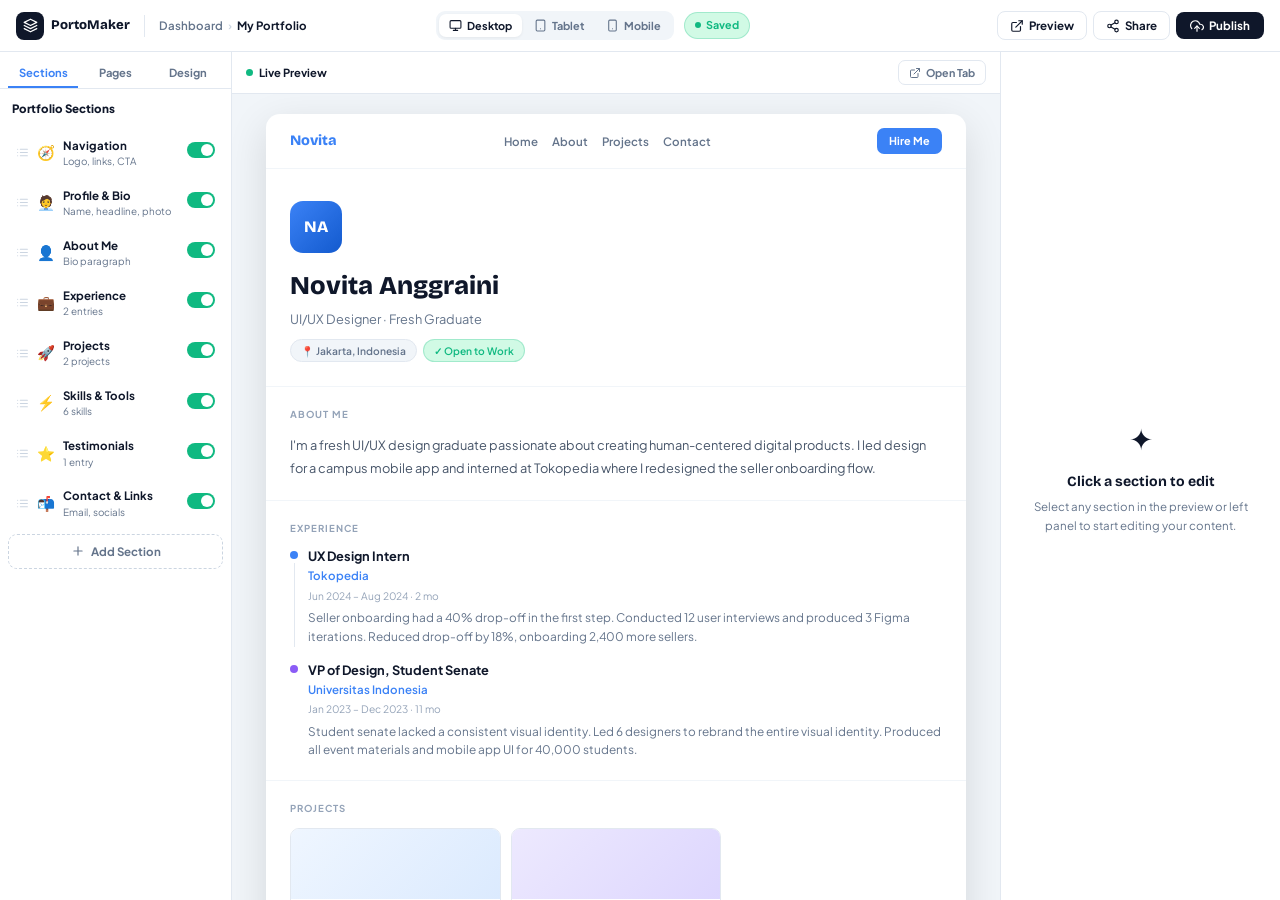
<file: editor.html>
<!DOCTYPE html>
<html lang="en">
<head>
<meta charset="UTF-8">
<meta name="viewport" content="width=device-width, initial-scale=1.0">
<title>Portfolio Editor — PortoMaker</title>
<link rel="preconnect" href="https://fonts.googleapis.com">
<link href="https://fonts.googleapis.com/css2?family=Plus+Jakarta+Sans:wght@300;400;500;600;700;800&family=Bricolage+Grotesque:opsz,wght@12..96,400;12..96,600;12..96,700;12..96,800&display=swap" rel="stylesheet">


<style>
/* ═══════════════════════════════════════════════════════
   PORTOMAKER EDITOR — Inline CSS (embedded from styleedit.css)
   Karena styleedit.css tidak tersedia, semua styling
   editor ada di sini supaya file standalone.
═══════════════════════════════════════════════════════ */

/* ── Reset & Base ── */
*, *::before, *::after { box-sizing: border-box; margin: 0; padding: 0; }
html { height: 100%; }
body { font-family: 'Plus Jakarta Sans', sans-serif; background: var(--g50); color: var(--ink); height: 100%; overflow: hidden; font-size: 13px; line-height: 1.5; -webkit-font-smoothing: antialiased; }

/* ── Design Tokens ── */
:root {
  --blue: #3B82F6; --blue-d: #1D4ED8; --blue-xl: #EFF6FF; --blue-l: #DBEAFE;
  --purple: #8B5CF6; --purple-l: #EDE9FE;
  --green: #10B981; --green-l: #D1FAE5;
  --orange: #F59E0B; --orange-l: #FEF3C7;
  --red: #EF4444; --red-l: #FEE2E2;
  --ink: #0F172A; --muted: #64748B; --faint: #94A3B8;
  --g50: #F8FAFC; --g100: #F1F5F9; --g200: #E2E8F0; --g300: #CBD5E1;
  --white: #fff;
  --r: 10px; --rl: 16px;
  --s1: 0 1px 3px rgba(0,0,0,.06);
  --s2: 0 4px 16px rgba(0,0,0,.08);
  --s3: 0 12px 40px rgba(0,0,0,.12);
  --pt: #3B82F6;
}

/* ── Shell ── */
.shell { display: grid; grid-template-rows: 52px 1fr; grid-template-columns: 232px 1fr 280px; height: 100vh; overflow: hidden; }
@media(max-width:1100px){ .shell { grid-template-columns: 210px 1fr 260px; } }
@media(max-width:900px){  .shell { grid-template-columns: 1fr; grid-template-rows: 52px 1fr; } }

/* ── Topbar ── */
.topbar { grid-column: 1 / -1; display: flex; align-items: center; gap: 10px; padding: 0 16px; background: var(--white); border-bottom: 1px solid var(--g200); height: 52px; z-index: 200; position: relative; }
.t-logo { display: flex; align-items: center; gap: 7px; text-decoration: none; flex-shrink: 0; }
.t-logo-mark { width: 28px; height: 28px; background: var(--ink); border-radius: 8px; display: flex; align-items: center; justify-content: center; }
.t-logo-mark svg { width: 15px; height: 15px; stroke: white; stroke-width: 2; fill: none; stroke-linecap: round; stroke-linejoin: round; }
.t-logo-name { font-family: 'Bricolage Grotesque', sans-serif; font-size: .82rem; font-weight: 800; color: var(--ink); }
.t-div { width: 1px; height: 22px; background: var(--g200); flex-shrink: 0; margin: 0 4px; }
.t-breadcrumb { display: flex; align-items: center; gap: 5px; font-size: .72rem; font-weight: 600; color: var(--muted); white-space: nowrap; }
.t-breadcrumb a { text-decoration: none; color: var(--muted); }
.t-breadcrumb .sep { color: var(--g300); }
.t-breadcrumb .cur { color: var(--ink); font-weight: 700; }
.t-center { display: flex; align-items: center; gap: 10px; margin: 0 auto; }
.dev-sw { display: flex; background: var(--g100); border-radius: 9px; padding: 3px; gap: 2px; }
.dev-btn { display: flex; align-items: center; gap: 5px; padding: 5px 10px; border-radius: 7px; border: none; background: transparent; cursor: pointer; font-size: .68rem; font-weight: 700; color: var(--muted); transition: all .15s; font-family: inherit; }
.dev-btn svg { width: 13px; height: 13px; stroke: currentColor; stroke-width: 2; fill: none; stroke-linecap: round; stroke-linejoin: round; }
.dev-btn.on { background: var(--white); color: var(--ink); box-shadow: var(--s1); }
.save-pill { display: flex; align-items: center; gap: 5px; padding: 4px 10px; border-radius: 100px; font-size: .67rem; font-weight: 700; border: 1.5px solid; transition: all .25s; }
.save-pill.saved { background: var(--green-l); border-color: rgba(16,185,129,.25); color: var(--green); }
.save-pill.saving { background: var(--g100); border-color: var(--g200); color: var(--muted); }
.save-dot { width: 6px; height: 6px; border-radius: 50%; transition: background .25s; }
.save-dot.saved { background: var(--green); }
.save-dot.saving { background: var(--muted); animation: pulse 1s infinite; }
@keyframes pulse { 0%,100%{opacity:1} 50%{opacity:.4} }
.t-right { display: flex; align-items: center; gap: 6px; margin-left: auto; }
.t-btn { display: flex; align-items: center; gap: 5px; padding: 6px 12px; border-radius: 8px; border: 1.5px solid var(--g200); background: var(--white); cursor: pointer; font-size: .72rem; font-weight: 700; color: var(--ink); transition: all .15s; font-family: inherit; }
.t-btn svg { width: 14px; height: 14px; stroke: currentColor; stroke-width: 2; fill: none; stroke-linecap: round; stroke-linejoin: round; }
.t-btn:hover { border-color: var(--g300); background: var(--g50); }
.t-pub { display: flex; align-items: center; gap: 5px; padding: 6px 14px; border-radius: 8px; border: none; background: var(--ink); color: var(--white); cursor: pointer; font-size: .72rem; font-weight: 700; transition: all .15s; font-family: inherit; }
.t-pub svg { width: 14px; height: 14px; stroke: currentColor; stroke-width: 2; fill: none; stroke-linecap: round; stroke-linejoin: round; }
.t-pub:hover { background: #1e293b; }
.mob-ham { display: none; border: none; background: none; cursor: pointer; padding: 6px; color: var(--ink); }
.mob-ham svg { width: 20px; height: 20px; stroke: currentColor; stroke-width: 2; fill: none; stroke-linecap: round; }
@media(max-width:900px){ .mob-ham{display:flex} .t-btn span,.t-pub span{display:none} .t-center{display:none} .t-breadcrumb{display:none} }

/* ── Left Panel ── */
.p-left { background: var(--white); border-right: 1px solid var(--g200); display: flex; flex-direction: column; overflow: hidden; }
@media(max-width:900px){ .p-left{display:none} }
.p-tabs { display: flex; border-bottom: 1px solid var(--g200); padding: 6px 8px 0; gap: 2px; }
.p-tab { flex: 1; padding: 7px 4px; border: none; border-bottom: 2px solid transparent; background: transparent; cursor: pointer; font-size: .7rem; font-weight: 700; color: var(--muted); transition: all .15s; font-family: inherit; }
.p-tab.on { color: var(--blue); border-bottom-color: var(--blue); }
.p-inner { flex: 1; display: flex; flex-direction: column; overflow: hidden; }
.p-head { padding: 10px 12px 6px; }
.p-head-t { font-size: .72rem; font-weight: 800; color: var(--ink); }
.p-scroll { flex: 1; overflow-y: auto; padding: 4px 8px 80px; }
.p-scroll::-webkit-scrollbar { width: 4px; }
.p-scroll::-webkit-scrollbar-thumb { background: var(--g200); border-radius: 4px; }

/* ── Section Items ── */
.si { display: flex; align-items: center; gap: 8px; padding: 8px 8px; border-radius: 9px; cursor: pointer; transition: background .12s; margin-bottom: 2px; }
.si:hover { background: var(--g50); }
.si.on { background: var(--blue-xl); }
.si.dragging { opacity: .4; }
.si.drag-over { border: 2px dashed var(--blue); }
.drag-h { display: flex; align-items: center; color: var(--g300); cursor: grab; flex-shrink: 0; }
.drag-h svg { width: 13px; height: 13px; stroke: currentColor; stroke-width: 2; fill: none; stroke-linecap: round; }
.si-icon { font-size: .9rem; flex-shrink: 0; }
.si-info { flex: 1; min-width: 0; }
.si-name { font-size: .72rem; font-weight: 700; color: var(--ink); white-space: nowrap; overflow: hidden; text-overflow: ellipsis; }
.si-meta { font-size: .62rem; color: var(--muted); }
.si-actions { flex-shrink: 0; }
.tog { width: 28px; height: 16px; border-radius: 100px; border: none; background: var(--g200); cursor: pointer; position: relative; transition: background .2s; }
.tog::after { content:''; position: absolute; top: 2px; left: 2px; width: 12px; height: 12px; border-radius: 50%; background: var(--white); transition: left .2s; }
.tog.on { background: var(--green); }
.tog.on::after { left: 14px; }
.add-sec-btn { display: flex; align-items: center; justify-content: center; gap: 6px; width: 100%; padding: 9px; border-radius: 9px; border: 1.5px dashed var(--g300); background: transparent; cursor: pointer; font-size: .72rem; font-weight: 700; color: var(--muted); transition: all .15s; font-family: inherit; margin-top: 6px; }
.add-sec-btn svg { width: 14px; height: 14px; stroke: currentColor; stroke-width: 2; fill: none; stroke-linecap: round; }
.add-sec-btn:hover { border-color: var(--blue); color: var(--blue); background: var(--blue-xl); }

/* ── Design Tab ── */
.d-scroll { flex: 1; overflow-y: auto; padding: 6px 10px 40px; }
.fl-label { font-size: .65rem; font-weight: 800; color: var(--faint); text-transform: uppercase; letter-spacing: .08em; margin: 12px 0 7px; }
.swatches { display: grid; grid-template-columns: repeat(5,1fr); gap: 6px; }
.sw { width: 100%; aspect-ratio: 1; border-radius: 8px; cursor: pointer; border: 3px solid transparent; transition: all .15s; }
.sw.on { border-color: var(--ink); box-shadow: 0 0 0 2px white inset; }
.font-list { display: flex; flex-direction: column; gap: 4px; }
.font-opt { padding: 8px 10px; border-radius: 8px; border: 1.5px solid var(--g200); background: transparent; cursor: pointer; text-align: left; font-size: .78rem; transition: all .15s; }
.font-opt.on { border-color: var(--blue); background: var(--blue-xl); color: var(--blue); }

/* ── Center Preview ── */
.p-center { display: flex; flex-direction: column; overflow: hidden; background: var(--g100); }
.prev-toolbar { display: flex; align-items: center; justify-content: space-between; padding: 8px 14px; background: var(--white); border-bottom: 1px solid var(--g200); flex-shrink: 0; }
.prev-label { display: flex; align-items: center; gap: 6px; font-size: .7rem; font-weight: 700; color: var(--ink); }
.live-dot { width: 7px; height: 7px; border-radius: 50%; background: var(--green); animation: pulse 2s infinite; }
.prev-actions { display: flex; gap: 6px; }
.prev-btn { display: flex; align-items: center; gap: 5px; padding: 5px 10px; border-radius: 7px; border: 1.5px solid var(--g200); background: var(--white); cursor: pointer; font-size: .67rem; font-weight: 700; color: var(--muted); font-family: inherit; transition: all .15s; }
.prev-btn svg { width: 12px; height: 12px; stroke: currentColor; stroke-width: 2; fill: none; stroke-linecap: round; stroke-linejoin: round; }
.prev-btn:hover { color: var(--ink); border-color: var(--g300); }
.prev-vp { flex: 1; overflow-y: auto; display: flex; justify-content: center; align-items: flex-start; padding: 20px 16px; }
.prev-frame { width: 100%; max-width: 700px; background: var(--white); border-radius: 14px; box-shadow: var(--s3); min-height: 300px; overflow: hidden; transition: max-width .3s; }
.prev-frame.tablet { max-width: 768px; }
.prev-frame.mobile { max-width: 390px; }

/* ── Preview sections ── */
.ps { position: relative; cursor: pointer; }
.ps:hover .ps-hl { opacity: 1; }
.ps:hover .ps-btn { opacity: 1; }
.ps-hl { position: absolute; inset: 0; border: 2px solid var(--blue); border-radius: 0; opacity: 0; pointer-events: none; transition: opacity .15s; z-index: 2; }
.ps-btn { position: absolute; top: 8px; right: 10px; padding: 4px 10px; border-radius: 6px; background: var(--blue); color: white; font-size: .64rem; font-weight: 700; border: none; cursor: pointer; opacity: 0; transition: opacity .15s; z-index: 3; font-family: inherit; }

/* Preview content styles */
.pv-nav { display: flex; align-items: center; justify-content: space-between; padding: 14px 24px; border-bottom: 1px solid var(--g100); }
.pv-nav-logo { font-family: 'Bricolage Grotesque', sans-serif; font-weight: 800; font-size: .9rem; color: var(--pt); }
.pv-nav-links { display: flex; gap: 14px; }
.pv-nav-link { font-size: .72rem; font-weight: 600; color: var(--muted); }
.pv-nav-cta { padding: 5px 12px; border-radius: 7px; font-size: .68rem; font-weight: 700; color: white; }
.pv-hero { padding: 32px 24px 24px; }
.pv-av { width: 52px; height: 52px; border-radius: 13px; display: flex; align-items: center; justify-content: center; font-family: 'Bricolage Grotesque', sans-serif; font-weight: 800; font-size: 1rem; color: white; margin-bottom: 14px; overflow: hidden; }
.pv-av img { width: 52px; height: 52px; object-fit: cover; }
.pv-name { font-family: 'Bricolage Grotesque', sans-serif; font-size: 1.6rem; font-weight: 800; margin-bottom: 4px; }
.pv-role { font-size: .8rem; color: var(--muted); margin-bottom: 10px; }
.pv-tags { display: flex; gap: 6px; flex-wrap: wrap; }
.pv-tag { padding: 3px 10px; border-radius: 100px; font-size: .64rem; font-weight: 600; background: var(--g100); color: var(--muted); border: 1px solid var(--g200); }
.pv-tag.otw { background: var(--green-l); color: var(--green); border-color: rgba(16,185,129,.25); }
.pv-sec { padding: 20px 24px; border-top: 1px solid var(--g100); }
.pv-sec-title { font-size: .6rem; font-weight: 700; color: var(--faint); text-transform: uppercase; letter-spacing: .1em; margin-bottom: 12px; }
.pv-bio { font-size: .8rem; color: #475569; line-height: 1.8; }
.pv-exp-list { display: flex; flex-direction: column; gap: 14px; }
.pv-exp-item { display: flex; gap: 10px; }
.pv-exp-dot-col { display: flex; flex-direction: column; align-items: center; padding-top: 4px; }
.pv-exp-dot { width: 8px; height: 8px; border-radius: 50%; flex-shrink: 0; }
.pv-exp-line { flex: 1; width: 1px; background: var(--g200); margin-top: 4px; }
.pv-exp-body { flex: 1; }
.pv-exp-title { font-size: .8rem; font-weight: 700; }
.pv-exp-company { font-size: .72rem; font-weight: 600; margin-top: 1px; color: var(--pt); }
.pv-exp-period { font-size: .64rem; color: var(--faint); margin: 3px 0 6px; }
.pv-exp-desc { font-size: .74rem; color: #64748B; line-height: 1.6; }
.pv-proj-grid { display: grid; grid-template-columns: repeat(auto-fill, minmax(160px,1fr)); gap: 10px; }
.pv-proj-card { border-radius: 9px; border: 1.5px solid var(--g200); overflow: hidden; transition: all .18s; text-decoration: none; color: inherit; display: block; }
.pv-proj-card:hover { border-color: var(--pt); box-shadow: var(--s2); }
.pv-proj-thumb { height: 70px; background-size: cover; background-position: center; }
.pv-proj-body { padding: 8px 10px; }
.pv-proj-name { font-size: .74rem; font-weight: 700; margin-bottom: 5px; }
.pv-proj-tags { display: flex; flex-wrap: wrap; gap: 3px; }
.pv-proj-tag { font-size: .58rem; font-weight: 600; padding: 2px 7px; border-radius: 100px; background: var(--blue-xl); color: var(--pt); }
.pv-skills { display: flex; flex-wrap: wrap; gap: 6px; }
.pv-skill { padding: 4px 11px; border-radius: 100px; font-size: .7rem; font-weight: 700; }
.pv-skill.c0 { background: var(--blue-xl); color: var(--pt); }
.pv-skill.c1 { background: var(--purple-l); color: var(--purple); }
.pv-skill.c2 { background: var(--green-l); color: var(--green); }
.pv-skill.c3 { background: var(--orange-l); color: var(--orange); }
.pv-testi-list { display: flex; flex-direction: column; gap: 10px; }
.pv-testi-card { background: var(--g50); border: 1.5px solid var(--g200); border-radius: var(--r); padding: 12px; }
.pv-testi-q { font-size: .76rem; color: #475569; line-height: 1.7; margin-bottom: 9px; font-style: italic; }
.pv-testi-auth { display: flex; align-items: center; gap: 7px; }
.pv-testi-av { width: 26px; height: 26px; border-radius: 7px; display: flex; align-items: center; justify-content: center; font-size: .56rem; font-weight: 800; color: white; flex-shrink: 0; }
.pv-testi-name { font-size: .72rem; font-weight: 700; }
.pv-testi-role { font-size: .62rem; color: var(--muted); }
.pv-gallery { display: grid; grid-template-columns: repeat(3,1fr); gap: 6px; }
.pv-gal-item { aspect-ratio: 1; border-radius: 7px; overflow: hidden; background: var(--g100); }
.pv-gal-item img { width: 100%; height: 100%; object-fit: cover; }
.pv-edu-list { display: flex; flex-direction: column; gap: 12px; }
.pv-edu-item { display: flex; gap: 10px; align-items: flex-start; }
.pv-edu-icon { width: 32px; height: 32px; border-radius: 9px; background: var(--g100); display: flex; align-items: center; justify-content: center; font-size: .85rem; flex-shrink: 0; }
.pv-edu-body { flex: 1; }
.pv-edu-deg { font-size: .8rem; font-weight: 700; }
.pv-edu-inst { font-size: .7rem; font-weight: 600; margin-top: 1px; }
.pv-edu-year { font-size: .63rem; color: var(--faint); margin-top: 2px; }
.pv-cert-list, .pv-award-list { display: flex; flex-direction: column; gap: 8px; }
.pv-cert-item, .pv-award-item { display: flex; align-items: center; gap: 10px; padding: 10px 12px; border-radius: var(--r); border: 1.5px solid var(--g200); }
.pv-award-item { background: var(--g50); }
.pv-cert-icon, .pv-award-icon { font-size: 1.1rem; flex-shrink: 0; }
.pv-cert-name, .pv-award-title { font-size: .76rem; font-weight: 700; }
.pv-cert-issuer, .pv-award-org { font-size: .63rem; color: var(--muted); margin-top: 1px; }
.pv-contact { display: flex; flex-wrap: wrap; gap: 6px; }
.pv-contact-chip { display: flex; align-items: center; gap: 5px; padding: 5px 11px; border-radius: 8px; background: var(--g50); border: 1.5px solid var(--g200); font-size: .7rem; font-weight: 600; text-decoration: none; color: var(--ink); transition: all .15s; }
.pv-contact-chip:hover { border-color: var(--pt); color: var(--pt); }

/* ── Right Panel ── */
.p-right { background: var(--white); border-left: 1px solid var(--g200); display: flex; flex-direction: column; overflow: hidden; position: relative; }
@media(max-width:900px){ .p-right{display:none} }
.ep { display: none; flex-direction: column; flex: 1; overflow: hidden; }
.ep.on { display: flex; }
.ep-head { display: flex; align-items: center; gap: 8px; padding: 12px 14px; border-bottom: 1px solid var(--g200); flex-shrink: 0; }
.ep-back { display: flex; align-items: center; justify-content: center; width: 26px; height: 26px; border-radius: 7px; border: 1.5px solid var(--g200); background: transparent; cursor: pointer; color: var(--muted); flex-shrink: 0; transition: all .15s; }
.ep-back svg { width: 14px; height: 14px; stroke: currentColor; stroke-width: 2.5; fill: none; stroke-linecap: round; stroke-linejoin: round; }
.ep-back:hover { border-color: var(--g300); color: var(--ink); }
.ep-icon { font-size: 1rem; }
.ep-title { font-size: .82rem; font-weight: 800; color: var(--ink); }
.ep-scroll { flex: 1; overflow-y: auto; padding: 14px; }
.ep-scroll::-webkit-scrollbar { width: 4px; }
.ep-scroll::-webkit-scrollbar-thumb { background: var(--g200); border-radius: 4px; }
.ep-foot { display: flex; gap: 8px; padding: 10px 14px; border-top: 1px solid var(--g200); flex-shrink: 0; }

/* ── Form Elements ── */
.fg { margin-bottom: 12px; }
.fl { font-size: .68rem; font-weight: 700; color: var(--muted); margin-bottom: 5px; display: flex; align-items: center; justify-content: space-between; }
.fl-hint { font-size: .62rem; font-weight: 600; color: var(--faint); }
.fi { width: 100%; padding: 8px 10px; border-radius: 8px; border: 1.5px solid var(--g200); font-size: .78rem; font-family: inherit; color: var(--ink); background: var(--white); transition: border-color .15s; outline: none; }
.fi:focus { border-color: var(--blue); }
.fta { width: 100%; padding: 8px 10px; border-radius: 8px; border: 1.5px solid var(--g200); font-size: .78rem; font-family: inherit; color: var(--ink); background: var(--white); resize: vertical; transition: border-color .15s; outline: none; }
.fta:focus { border-color: var(--blue); }
.fsel { width: 100%; padding: 8px 10px; border-radius: 8px; border: 1.5px solid var(--g200); font-size: .78rem; font-family: inherit; color: var(--ink); background: var(--white); outline: none; cursor: pointer; }
.fsel:focus { border-color: var(--blue); }
.fi-row { display: flex; gap: 6px; }
.fi-row-2 > * { flex: 1; }
.form-label { font-size: .65rem; font-weight: 800; color: var(--faint); text-transform: uppercase; letter-spacing: .08em; margin-bottom: 7px; }
.form-div { height: 1px; background: var(--g200); margin: 12px 0; }

/* ── Buttons ── */
.btn-p { padding: 8px 16px; border-radius: 8px; border: none; background: var(--blue); color: white; cursor: pointer; font-size: .78rem; font-weight: 700; transition: all .15s; font-family: inherit; }
.btn-p:hover { background: var(--blue-d); }
.btn-s { padding: 8px 14px; border-radius: 8px; border: 1.5px solid var(--g200); background: var(--white); cursor: pointer; font-size: .78rem; font-weight: 700; color: var(--ink); transition: all .15s; font-family: inherit; }
.btn-s.plain { border: none; background: none; color: var(--muted); }
.btn-text { border: none; background: none; cursor: pointer; font-size: .72rem; font-weight: 700; color: var(--blue); font-family: inherit; padding: 4px 0; }
.btn-mp { flex: 1; padding: 11px; border-radius: 9px; border: none; background: var(--ink); color: white; cursor: pointer; font-size: .82rem; font-weight: 700; font-family: inherit; transition: background .15s; }
.btn-mp:hover { background: #1e293b; }
.btn-mc { padding: 11px 18px; border-radius: 9px; border: 1.5px solid var(--g200); background: var(--white); cursor: pointer; font-size: .82rem; font-weight: 700; font-family: inherit; color: var(--ink); transition: all .15s; }

/* ── Tag Input ── */
.tag-wrap { display: flex; flex-wrap: wrap; gap: 5px; padding: 6px; border-radius: 8px; border: 1.5px solid var(--g200); align-items: center; transition: border-color .15s; cursor: text; }
.tag-wrap:focus-within { border-color: var(--blue); }
.tc { display: flex; align-items: center; gap: 4px; padding: 3px 8px; border-radius: 100px; background: var(--blue-xl); color: var(--blue); font-size: .68rem; font-weight: 700; }
.tc-x { border: none; background: none; cursor: pointer; color: inherit; font-size: .72rem; padding: 0; line-height: 1; }
.tag-i { border: none; outline: none; font-size: .72rem; font-family: inherit; color: var(--ink); min-width: 80px; flex: 1; background: transparent; }
.sugg { display: flex; flex-wrap: wrap; gap: 5px; margin-top: 8px; }
.sugg-t { padding: 4px 10px; border-radius: 100px; border: 1.5px solid var(--g200); font-size: .68rem; font-weight: 700; color: var(--muted); cursor: pointer; transition: all .15s; background: transparent; }
.sugg-t:hover { border-color: var(--blue); color: var(--blue); background: var(--blue-xl); }

/* ── Nav Links ── */
.nl-item { display: flex; gap: 5px; margin-bottom: 5px; }
.nl-del { border: none; background: var(--g100); border-radius: 7px; cursor: pointer; color: var(--muted); font-size: .82rem; width: 26px; flex-shrink: 0; transition: all .15s; }
.nl-del:hover { background: var(--red-l); color: var(--red); }

/* ── Item Cards in panels (ci) ── */
.ci { display: flex; align-items: flex-start; gap: 8px; padding: 8px 10px; border-radius: 9px; border: 1.5px solid var(--g200); margin-bottom: 6px; cursor: pointer; transition: border-color .15s; }
.ci:hover { border-color: var(--blue); }
.ci-body { flex: 1; min-width: 0; }
.ci-title { font-size: .76rem; font-weight: 700; color: var(--ink); }
.ci-sub { font-size: .68rem; color: var(--muted); margin-top: 2px; }
.ci-tags { display: flex; flex-wrap: wrap; gap: 4px; margin-top: 4px; }
.ci-del { border: none; background: none; cursor: pointer; color: var(--faint); font-size: 1rem; line-height: 1; transition: color .15s; flex-shrink: 0; padding: 0 2px; }
.ci-del:hover { color: var(--red); }
.add-item-btn { display: flex; align-items: center; gap: 6px; width: 100%; padding: 8px 10px; border-radius: 9px; border: 1.5px dashed var(--g300); background: transparent; cursor: pointer; font-size: .72rem; font-weight: 700; color: var(--muted); font-family: inherit; transition: all .15s; margin-bottom: 8px; }
.add-item-btn svg { width: 13px; height: 13px; stroke: currentColor; stroke-width: 2.5; fill: none; stroke-linecap: round; }
.add-item-btn:hover { border-color: var(--blue); color: var(--blue); background: var(--blue-xl); }

/* ── Inline Form (inf) ── */
.inf { display: none; padding: 12px; border-radius: 10px; border: 1.5px solid var(--g200); background: var(--g50); margin-bottom: 8px; }
.inf.open { display: block; }
.inf-title { font-size: .76rem; font-weight: 800; color: var(--ink); margin-bottom: 10px; }
.inf-foot { display: flex; gap: 6px; margin-top: 8px; }

/* ── Month picker ── */
.mpicker { display: flex; gap: 5px; }
.mpicker .fsel { flex: 1; }

/* ── CCI ── */
.cci-b { margin-bottom: 10px; }
.cci-h { display: flex; align-items: flex-start; gap: 7px; margin-bottom: 5px; }
.cci-l { width: 20px; height: 20px; border-radius: 6px; display: flex; align-items: center; justify-content: center; font-size: .68rem; font-weight: 800; color: white; flex-shrink: 0; margin-top: 1px; }
.cci-l.c1 { background: var(--blue); }
.cci-l.c2 { background: var(--purple); }
.cci-l.c3 { background: var(--green); }
.cci-label { font-size: .72rem; font-weight: 700; color: var(--ink); }
.cci-hint { font-size: .62rem; color: var(--muted); }

/* ── Upload Zone ── */
.upload-z { border: 1.5px dashed var(--g300); border-radius: 10px; padding: 16px; text-align: center; cursor: pointer; transition: all .15s; }
.upload-z:hover { border-color: var(--blue); background: var(--blue-xl); }
.upload-z input[type="file"] { display: none; }
.upload-z-icon { font-size: 1.4rem; margin-bottom: 5px; }
.upload-z-text { font-size: .74rem; font-weight: 700; color: var(--ink); margin-bottom: 3px; }
.upload-z-hint { font-size: .64rem; color: var(--faint); }
.upload-z-or { font-size: .65rem; color: var(--faint); text-align: center; margin: 8px 0; }

/* ── Gallery panel ── */
.gal-panel-grid { display: grid; grid-template-columns: repeat(3,1fr); gap: 6px; margin-bottom: 10px; }
.gal-thumb { position: relative; aspect-ratio: 1; border-radius: 7px; overflow: hidden; }
.gal-thumb img { width: 100%; height: 100%; object-fit: cover; }
.gal-thumb-del { position: absolute; top: 3px; right: 3px; width: 18px; height: 18px; border-radius: 50%; border: none; background: rgba(239,68,68,.85); color: white; cursor: pointer; font-size: .7rem; display: flex; align-items: center; justify-content: center; }

/* ── Tip box ── */
.tip { padding: 10px 12px; border-radius: 9px; background: var(--blue-xl); border: 1.5px solid rgba(59,130,246,.15); margin-bottom: 12px; }
.tip-t { font-size: .68rem; font-weight: 800; color: var(--blue); margin-bottom: 3px; }
.tip-b { font-size: .68rem; color: #3B82F6; line-height: 1.6; }

/* ── Pages tab ── */
.tab-pages-cont { flex-direction: column; flex: 1; overflow: hidden; }

/* ── Modals ── */
.modal-ov { position: fixed; inset: 0; background: rgba(15,23,42,.35); backdrop-filter: blur(4px); z-index: 999; display: flex; align-items: center; justify-content: center; opacity: 0; pointer-events: none; transition: opacity .2s; }
.modal-ov.open { opacity: 1; pointer-events: all; }
.modal-box { background: var(--white); border-radius: var(--rl); box-shadow: var(--s3); width: 90%; max-width: 420px; max-height: 80vh; overflow-y: auto; animation: fadeUp .22s ease; }
@keyframes fadeUp { from{transform:translateY(14px);opacity:0} to{transform:translateY(0);opacity:1} }
.modal-body { padding: 22px; }
.modal-icon { font-size: 1.6rem; margin-bottom: 8px; }
.modal-title { font-family: 'Bricolage Grotesque', sans-serif; font-size: 1rem; font-weight: 800; color: var(--ink); margin-bottom: 4px; }
.modal-sub { font-size: .74rem; color: var(--muted); margin-bottom: 14px; }
.modal-actions { display: flex; gap: 8px; }
.tiles { display: grid; grid-template-columns: repeat(3,1fr); gap: 7px; margin-top: 10px; }
.tile { padding: 10px 6px; border-radius: 10px; border: 1.5px solid var(--g200); cursor: pointer; text-align: center; transition: all .15s; }
.tile:hover { border-color: var(--blue); background: var(--blue-xl); }
.t-ic { font-size: 1.2rem; margin-bottom: 4px; }
.t-n { font-size: .65rem; font-weight: 700; color: var(--ink); }

/* ── Publish modal ── */
.pub-checks { display: flex; flex-direction: column; gap: 7px; margin-bottom: 14px; }
.pub-check { display: flex; align-items: flex-start; gap: 10px; }
.pub-ic { width: 20px; height: 20px; border-radius: 6px; display: flex; align-items: center; justify-content: center; font-size: .65rem; font-weight: 800; color: white; flex-shrink: 0; margin-top: 1px; }
.pub-ic.p { background: var(--green); }
.pub-ic.f { background: var(--orange); }
.pub-ct { font-size: .74rem; font-weight: 700; color: var(--ink); }
.pub-cs { font-size: .66rem; color: var(--muted); }
.pub-url { display: flex; align-items: center; gap: 10px; padding: 10px 12px; border-radius: 9px; background: var(--g50); border: 1.5px solid var(--g200); margin-bottom: 14px; }
.pub-url-t { font-size: .78rem; font-weight: 700; color: var(--ink); }
.pub-url-s { font-size: .64rem; color: var(--muted); }

/* ── Toast ── */
.toast { position: fixed; bottom: 24px; left: 50%; transform: translateX(-50%) translateY(12px); background: var(--ink); color: white; padding: 9px 16px; border-radius: 100px; font-size: .76rem; font-weight: 700; display: flex; align-items: center; gap: 7px; opacity: 0; pointer-events: none; transition: all .22s; z-index: 9999; white-space: nowrap; box-shadow: var(--s3); }
.toast.show { opacity: 1; transform: translateX(-50%) translateY(0); }
.toast svg { width: 13px; height: 13px; stroke: var(--green); stroke-width: 3; fill: none; stroke-linecap: round; stroke-linejoin: round; }
.toast.g { background: var(--green); }

/* ── Mobile panels ── */
.mob-ov { display: none; position: fixed; inset: 0; background: rgba(15,23,42,.35); z-index: 300; opacity: 0; pointer-events: none; transition: opacity .2s; }
.mob-ov.open { opacity: 1; pointer-events: all; }
.mob-panel { position: fixed; top: 52px; bottom: 0; width: 80%; max-width: 280px; background: var(--white); z-index: 400; display: flex; flex-direction: column; transition: transform .25s; }
.mob-panel-l { left: 0; transform: translateX(-100%); }
.mob-panel-l.open { transform: translateX(0); }
.mob-panel-r { right: 0; transform: translateX(100%); }
.mob-panel-r.open { transform: translateX(0); }
.mob-p-head { display: flex; align-items: center; justify-content: space-between; padding: 12px 14px; border-bottom: 1px solid var(--g200); font-size: .78rem; font-weight: 800; }
.mob-close { border: none; background: none; font-size: 1.2rem; cursor: pointer; color: var(--muted); }
@media(max-width:900px){ .mob-ov,.mob-panel{display:flex} }

/* ── Scrollbar global ── */
::-webkit-scrollbar { width: 5px; height: 5px; }
::-webkit-scrollbar-thumb { background: var(--g200); border-radius: 4px; }
</style>
</head>
<body>
<div class="shell">

<!-- ═══════════ TOPBAR ═══════════ -->
<header class="topbar">
  <a href="#" class="t-logo">
    <div class="t-logo-mark"><svg viewBox="0 0 24 24"><path d="M12 2L2 7l10 5 10-5-10-5zM2 17l10 5 10-5M2 12l10 5 10-5"/></svg></div>
    <span class="t-logo-name">PortoMaker</span>
  </a>
  <div class="t-div"></div>
  <div class="t-breadcrumb">
    <a href="#">Dashboard</a><span class="sep">›</span>
    <span class="cur" id="tTitle">My Portfolio</span>
  </div>
  <div class="t-center">
    <div class="dev-sw">
      <button class="dev-btn on" onclick="setDev('desktop',this)">
        <svg viewBox="0 0 24 24"><rect x="2" y="3" width="20" height="14" rx="2"/><line x1="8" y1="21" x2="16" y2="21"/><line x1="12" y1="17" x2="12" y2="21"/></svg>Desktop
      </button>
      <button class="dev-btn" onclick="setDev('tablet',this)">
        <svg viewBox="0 0 24 24"><rect x="4" y="2" width="16" height="20" rx="2"/><line x1="12" y1="18" x2="12.01" y2="18"/></svg>Tablet
      </button>
      <button class="dev-btn" onclick="setDev('mobile',this)">
        <svg viewBox="0 0 24 24"><rect x="5" y="2" width="14" height="20" rx="2"/><line x1="12" y1="18" x2="12.01" y2="18"/></svg>Mobile
      </button>
    </div>
    <div class="save-pill saved" id="savePill">
      <div class="save-dot saved" id="saveDot"></div>
      <span id="saveText">Saved</span>
    </div>
  </div>
  <div class="t-right">
    <button class="mob-ham" onclick="openMob('l')"><svg viewBox="0 0 24 24"><line x1="3" y1="12" x2="21" y2="12"/><line x1="3" y1="6" x2="21" y2="6"/><line x1="3" y1="18" x2="21" y2="18"/></svg></button>
    <button class="t-btn" onclick="openPreviewTab()"><svg viewBox="0 0 24 24"><path d="M18 13v6a2 2 0 0 1-2 2H5a2 2 0 0 1-2-2V8a2 2 0 0 1 2-2h6"/><polyline points="15 3 21 3 21 9"/><line x1="10" y1="14" x2="21" y2="3"/></svg><span>Preview</span></button>
    <button class="t-btn" onclick="copyShareLink()"><svg viewBox="0 0 24 24"><circle cx="18" cy="5" r="3"/><circle cx="6" cy="12" r="3"/><circle cx="18" cy="19" r="3"/><line x1="8.59" y1="13.51" x2="15.42" y2="17.49"/><line x1="15.41" y1="6.51" x2="8.59" y2="10.49"/></svg><span>Share</span></button>
    <button class="t-pub" onclick="openPubModal()"><svg viewBox="0 0 24 24"><polyline points="16 16 12 12 8 16"/><line x1="12" y1="12" x2="12" y2="21"/><path d="M20.39 18.39A5 5 0 0 0 18 9h-1.26A8 8 0 1 0 3 16.3"/></svg><span>Publish</span></button>
  </div>
</header>

<!-- ═══════════ LEFT PANEL ═══════════ -->
<aside class="p-left">
  <div class="p-tabs">
    <button class="p-tab on" onclick="switchTab('sec',this)">Sections</button>
    <button class="p-tab" onclick="switchTab('pages',this)">Pages</button>
    <button class="p-tab" onclick="switchTab('design',this)">Design</button>
  </div>
  <div class="p-inner">

    <!-- SECTIONS -->
    <div id="tab-sec" style="display:contents">
      <div class="p-head"><span class="p-head-t">Portfolio Sections</span></div>
      <div class="p-scroll">
        <div id="secList"></div>
        <button class="add-sec-btn" onclick="openAddSec()">
          <svg viewBox="0 0 24 24"><line x1="12" y1="5" x2="12" y2="19"/><line x1="5" y1="12" x2="19" y2="12"/></svg>
          Add Section
        </button>
      </div>
    </div>

    <!-- PAGES -->
    <div id="tab-pages" style="display:none;flex-direction:column;flex:1;overflow:hidden">
      <div class="p-head"><span class="p-head-t">Site Pages</span></div>
      <div class="p-scroll">
        <div style="font-size:.64rem;color:var(--muted);margin-bottom:10px;line-height:1.55">Each page has its own section layout, all edited through this same editor.</div>
        <div id="pageList"></div>
        <button class="add-sec-btn" onclick="addPage()">
          <svg viewBox="0 0 24 24"><line x1="12" y1="5" x2="12" y2="19"/><line x1="5" y1="12" x2="19" y2="12"/></svg>
          Add Page
        </button>
      </div>
    </div>

    <!-- DESIGN -->
    <div id="tab-design" style="display:none;flex-direction:column;flex:1;overflow:hidden">
      <div class="p-head"><span class="p-head-t">Design & Theme</span></div>
      <div class="d-scroll">
        <div class="fl-label">Color Theme</div>
        <div class="swatches" id="swatchGrid">
          <div class="sw on" style="background:#3B82F6;color:#3B82F6" onclick="setTheme(this,'#3B82F6')"></div>
          <div class="sw" style="background:#8B5CF6;color:#8B5CF6" onclick="setTheme(this,'#8B5CF6')"></div>
          <div class="sw" style="background:#10B981;color:#10B981" onclick="setTheme(this,'#10B981')"></div>
          <div class="sw" style="background:#F59E0B;color:#F59E0B" onclick="setTheme(this,'#F59E0B')"></div>
          <div class="sw" style="background:#EC4899;color:#EC4899" onclick="setTheme(this,'#EC4899')"></div>
          <div class="sw" style="background:#EF4444;color:#EF4444" onclick="setTheme(this,'#EF4444')"></div>
          <div class="sw" style="background:#0EA5E9;color:#0EA5E9" onclick="setTheme(this,'#0EA5E9')"></div>
          <div class="sw" style="background:#14B8A6;color:#14B8A6" onclick="setTheme(this,'#14B8A6')"></div>
          <div class="sw" style="background:#6366F1;color:#6366F1" onclick="setTheme(this,'#6366F1')"></div>
          <div class="sw" style="background:#0F172A;color:#0F172A" onclick="setTheme(this,'#0F172A')"></div>
        </div>
        <div class="fl-label">Font</div>
        <div class="font-list">
          <button class="font-opt on" style="font-family:'Bricolage Grotesque',sans-serif" onclick="setFont(this,'Bricolage Grotesque')">Bricolage Grotesque</button>
          <button class="font-opt" style="font-family:'Plus Jakarta Sans',sans-serif" onclick="setFont(this,'Plus Jakarta Sans')">Plus Jakarta Sans</button>
          <button class="font-opt" style="font-family:Georgia,serif" onclick="setFont(this,'Georgia')">Georgia Serif</button>
          <button class="font-opt" style="font-family:monospace" onclick="setFont(this,'monospace')">Monospace</button>
        </div>
        <div class="fl-label">Layout Style</div>
        <div style="display:grid;grid-template-columns:1fr 1fr;gap:6px">
          <div id="ly-minimal" onclick="setLayout('minimal')" style="padding:9px;border-radius:8px;border:1.5px solid var(--blue);background:var(--blue-xl);cursor:pointer;text-align:center">
            <div style="height:22px;background:white;border-radius:4px;margin-bottom:4px;box-shadow:var(--s1)"></div>
            <div style="font-size:.62rem;font-weight:700;color:var(--blue)">Minimal</div>
          </div>
          <div id="ly-bold" onclick="setLayout('bold')" style="padding:9px;border-radius:8px;border:1.5px solid var(--g200);background:var(--g50);cursor:pointer;text-align:center">
            <div style="height:22px;background:linear-gradient(135deg,var(--blue),var(--purple));border-radius:4px;margin-bottom:4px"></div>
            <div style="font-size:.62rem;font-weight:700;color:var(--muted)">Bold</div>
          </div>
        </div>
      </div>
    </div>

  </div>
</aside>

<!-- ═══════════ CENTER — PREVIEW ═══════════ -->
<main class="p-center">
  <div class="prev-toolbar">
    <div class="prev-label"><span class="live-dot"></span>Live Preview</div>
    <div class="prev-actions">
      <button class="prev-btn" onclick="openPreviewTab()"><svg viewBox="0 0 24 24"><path d="M18 13v6a2 2 0 0 1-2 2H5a2 2 0 0 1-2-2V8a2 2 0 0 1 2-2h6"/><polyline points="15 3 21 3 21 9"/><line x1="10" y1="14" x2="21" y2="3"/></svg>Open Tab</button>
    </div>
  </div>
  <div class="prev-vp">
    <div class="prev-frame" id="prevFrame">
      <div id="prevContent"></div>
    </div>
  </div>
</main>

<!-- ═══════════ RIGHT PANEL ═══════════ -->
<aside class="p-right">

  <!-- DEFAULT -->
  <div class="ep on" id="ep-default">
    <div style="flex:1;display:flex;flex-direction:column;align-items:center;justify-content:center;padding:24px;text-align:center;animation:fadeUp .3s ease">
      <div style="font-size:1.8rem;margin-bottom:10px">✦</div>
      <div style="font-family:'Bricolage Grotesque',sans-serif;font-size:.88rem;font-weight:700;margin-bottom:5px">Click a section to edit</div>
      <div style="font-size:.72rem;color:var(--muted);line-height:1.65">Select any section in the preview or left panel to start editing your content.</div>
    </div>
  </div>

  <!-- NAV -->
  <div class="ep" id="ep-nav">
    <div class="ep-head">
      <button class="ep-back" onclick="closeEp()"><svg viewBox="0 0 24 24"><polyline points="15 18 9 12 15 6"/></svg></button>
      <span class="ep-icon">🧭</span><span class="ep-title">Navigation</span>
    </div>
    <div class="ep-scroll">
      <div class="fg"><div class="fl">Logo / Site Name</div><input class="fi" id="navLogo" type="text" oninput="liveSync('nav')"></div>
      <div class="form-div"></div>
      <div class="form-label">Nav Links</div>
      <div id="navLinksList"></div>
      <button class="btn-text" onclick="addNavLink()">+ Add link</button>
      <div class="form-div"></div>
      <div class="form-label">CTA Button</div>
      <div class="fg"><div class="fl">Label</div><input class="fi" id="navCtaLabel" type="text" placeholder="e.g. Hire Me" oninput="liveSync('nav')"></div>
      <div class="fg"><div class="fl">URL</div><input class="fi" id="navCtaUrl" type="url" placeholder="https://..." oninput="liveSync('nav')"></div>
    </div>
    <div class="ep-foot"><button class="btn-p" onclick="saveEp('Navigation')">Save</button><button class="btn-s plain" onclick="closeEp()">Cancel</button></div>
  </div>

  <!-- HERO -->
  <div class="ep" id="ep-hero">
    <div class="ep-head">
      <button class="ep-back" onclick="closeEp()"><svg viewBox="0 0 24 24"><polyline points="15 18 9 12 15 6"/></svg></button>
      <span class="ep-icon">🧑‍💼</span><span class="ep-title">Profile & Bio</span>
    </div>
    <div class="ep-scroll">
      <div class="fg"><div class="fl">Full Name</div><input class="fi" id="heroName" type="text" oninput="liveSync('hero')"></div>
      <div class="fg"><div class="fl">Headline / Role</div><input class="fi" id="heroHeadline" type="text" oninput="liveSync('hero')"></div>
      <div class="fg"><div class="fl">Location</div><input class="fi" id="heroLoc" type="text" oninput="liveSync('hero')"></div>
      <div class="fg"><div class="fl">Open to Work</div>
        <select class="fsel" id="heroOtw" oninput="liveSync('hero')">
          <option value="1">Yes — Show badge</option>
          <option value="0">No — Hide badge</option>
        </select>
      </div>
      <div class="form-div"></div>
      <div class="form-label">Profile Photo</div>
      <div class="upload-z" onclick="triggerUpload('heroPhotoInput')" id="heroPhotoZone">
        <input type="file" id="heroPhotoInput" accept="image/*" onchange="handleHeroPhoto(this)">
        <div class="upload-z-icon">📷</div>
        <div class="upload-z-text">Click to upload photo</div>
        <div class="upload-z-hint">JPG, PNG, WebP · Max 5MB</div>
      </div>
      <div id="heroPhotoPreview" style="display:none;margin-top:8px;position:relative">
        <img id="heroPhotoImg" style="width:60px;height:60px;border-radius:12px;object-fit:cover">
        <button onclick="removeHeroPhoto()" style="position:absolute;top:-4px;left:56px;background:var(--red);border:none;border-radius:50%;width:16px;height:16px;cursor:pointer;color:white;font-size:.6rem;display:flex;align-items:center;justify-content:center">×</button>
      </div>
    </div>
    <div class="ep-foot"><button class="btn-p" onclick="saveEp('Profile')">Save</button><button class="btn-s plain" onclick="closeEp()">Cancel</button></div>
  </div>

  <!-- ABOUT -->
  <div class="ep" id="ep-about">
    <div class="ep-head">
      <button class="ep-back" onclick="closeEp()"><svg viewBox="0 0 24 24"><polyline points="15 18 9 12 15 6"/></svg></button>
      <span class="ep-icon">👤</span><span class="ep-title">About Me</span>
    </div>
    <div class="ep-scroll">
      <div class="fg">
        <div class="fl">Your Bio <span class="fl-hint" id="bioCount">0 / 500</span></div>
        <textarea class="fta" id="aboutBio" rows="7" maxlength="500" oninput="liveSync('about');document.getElementById('bioCount').textContent=(this.value.length)+' / 500'" style="min-height:110px"></textarea>
      </div>
      <div class="tip"><div class="tip-t">💡 Writing tip</div><div class="tip-b">3 sentences max: <strong>who you are</strong> → <strong>what you've done</strong> → <strong>what you're looking for</strong>.</div></div>
    </div>
    <div class="ep-foot"><button class="btn-p" onclick="saveEp('About Me')">Save</button><button class="btn-s plain" onclick="closeEp()">Cancel</button></div>
  </div>

  <!-- EXPERIENCE -->
  <div class="ep" id="ep-experience">
    <div class="ep-head">
      <button class="ep-back" onclick="closeEp()"><svg viewBox="0 0 24 24"><polyline points="15 18 9 12 15 6"/></svg></button>
      <span class="ep-icon">💼</span><span class="ep-title">Experience</span>
    </div>
    <div class="ep-scroll">
      <div id="expList"></div>
      <button class="add-item-btn" onclick="openExpForm()">
        <svg viewBox="0 0 24 24"><line x1="12" y1="5" x2="12" y2="19"/><line x1="5" y1="12" x2="19" y2="12"/></svg>
        Add Experience
      </button>
      <div class="inf" id="expForm">
        <div class="inf-title" id="expFormTitle">Add Experience</div>
        <div class="fg"><div class="fl">Job Title</div><input class="fi" id="efTitle" type="text" placeholder="e.g. UX Design Intern"></div>
        <div class="fg"><div class="fl">Company</div><input class="fi" id="efCompany" type="text" placeholder="e.g. Tokopedia"></div>
        <div class="fg">
          <div class="fl">Start Date</div>
          <div class="mpicker">
            <select class="fsel" id="efStartM"><option value="">Month</option></select>
            <select class="fsel" id="efStartY"><option value="">Year</option></select>
          </div>
        </div>
        <div class="fg">
          <div class="fl">End Date</div>
          <div class="mpicker">
            <select class="fsel" id="efEndM"><option value="">Month</option></select>
            <select class="fsel" id="efEndY"><option value="">Year</option></select>
          </div>
        </div>
        <div style="display:flex;align-items:center;gap:6px;margin-bottom:10px">
          <input type="checkbox" id="efPresent" onchange="togglePresent(this)" style="cursor:pointer">
          <label for="efPresent" style="font-size:.72rem;font-weight:600;cursor:pointer">Currently working here</label>
        </div>
        <div class="form-div"></div>
        <div class="form-label" style="margin-top:0">✦ CCI Storytelling</div>
        <div class="cci-b">
          <div class="cci-h"><div class="cci-l c1">C</div><div><div class="cci-label">Context</div><div class="cci-hint">What was the situation?</div></div></div>
          <textarea class="fta" id="efCtx" rows="2" placeholder="e.g. Seller onboarding had 40% drop-off..."></textarea>
        </div>
        <div class="cci-b">
          <div class="cci-h"><div class="cci-l c2">C</div><div><div class="cci-label">Contribution</div><div class="cci-hint">What did YOU do?</div></div></div>
          <textarea class="fta" id="efCon" rows="2" placeholder="e.g. I conducted 12 user interviews..."></textarea>
        </div>
        <div class="cci-b">
          <div class="cci-h"><div class="cci-l c3">I</div><div><div class="cci-label">Impact</div><div class="cci-hint">What changed? Use numbers.</div></div></div>
          <textarea class="fta" id="efImp" rows="2" placeholder="e.g. Reduced drop-off by 18%..."></textarea>
        </div>
        <div class="inf-foot">
          <button class="btn-p" style="padding:7px" onclick="saveExpItem()">Save</button>
          <button class="btn-s plain" onclick="closeExpForm()">Cancel</button>
        </div>
      </div>
    </div>
    <div class="ep-foot"><button class="btn-p" onclick="saveEp('Experience')">Done</button></div>
  </div>

  <!-- PROJECTS -->
  <div class="ep" id="ep-projects">
    <div class="ep-head">
      <button class="ep-back" onclick="closeEp()"><svg viewBox="0 0 24 24"><polyline points="15 18 9 12 15 6"/></svg></button>
      <span class="ep-icon">🚀</span><span class="ep-title">Projects</span>
    </div>
    <div class="ep-scroll">
      <div id="projList"></div>
      <button class="add-item-btn" onclick="openProjForm()">
        <svg viewBox="0 0 24 24"><line x1="12" y1="5" x2="12" y2="19"/><line x1="5" y1="12" x2="19" y2="12"/></svg>
        Add Project
      </button>
      <div class="inf" id="projForm">
        <div class="inf-title" id="projFormTitle">Add Project</div>
        <div class="fg"><div class="fl">Project Name</div><input class="fi" id="pfName" type="text" placeholder="e.g. Tokopedia Seller Onboarding"></div>
        <div class="fg">
          <div class="fl">Tags <span class="fl-hint">Enter to add</span></div>
          <div class="tags-w" id="pfTagsWrap" onclick="this.querySelector('.tag-i').focus()">
            <input class="tag-i" id="pfTagInput" placeholder="Figma, UX Research..." onkeydown="handleTag(event,'pfTagsWrap')">
          </div>
        </div>
        <div class="fg"><div class="fl">Live URL</div><input class="fi" id="pfUrl" type="url" placeholder="https://..."></div>
        <div class="fg"><div class="fl">Case Study URL</div><input class="fi" id="pfCase" type="url" placeholder="https://..."></div>
        <div class="fg">
          <div class="fl">Cover Image</div>
          <div class="upload-z" onclick="triggerUpload('pfCoverInput')" id="pfCoverZone">
            <input type="file" id="pfCoverInput" accept="image/*" onchange="handleProjCover(this)">
            <div class="upload-z-icon">🖼️</div>
            <div class="upload-z-text">Upload cover image</div>
            <div class="upload-z-hint">JPG, PNG, WebP</div>
          </div>
          <div id="pfCoverPreview" style="display:none;margin-top:6px;position:relative">
            <img id="pfCoverImg" style="width:100%;height:80px;border-radius:7px;object-fit:cover">
            <button onclick="removeProjCover()" style="position:absolute;top:4px;right:4px;background:rgba(239,68,68,.9);border:none;border-radius:4px;padding:2px 6px;cursor:pointer;color:white;font-size:.6rem;font-weight:700">Remove</button>
          </div>
        </div>
        <div class="inf-foot">
          <button class="btn-p" style="padding:7px" onclick="saveProjItem()">Save</button>
          <button class="btn-s plain" onclick="closeProjForm()">Cancel</button>
        </div>
      </div>
    </div>
    <div class="ep-foot"><button class="btn-p" onclick="saveEp('Projects')">Done</button></div>
  </div>

  <!-- SKILLS -->
  <div class="ep" id="ep-skills">
    <div class="ep-head">
      <button class="ep-back" onclick="closeEp()"><svg viewBox="0 0 24 24"><polyline points="15 18 9 12 15 6"/></svg></button>
      <span class="ep-icon">⚡</span><span class="ep-title">Skills & Tools</span>
    </div>
    <div class="ep-scroll">
      <div class="fg">
        <div class="fl">Skills <span class="fl-hint">Enter or comma to add</span></div>
        <div class="tags-w" id="skillsWrap" onclick="document.getElementById('skillInput').focus()">
          <input id="skillInput" class="tag-i" placeholder="Type a skill..." onkeydown="handleTag(event,'skillsWrap')">
        </div>
      </div>
      <div class="tip">
        <div class="tip-t">💡 Suggestions</div>
        <div class="sugg">
          <span class="sugg-t" onclick="addSugg('Figma','skillsWrap')">Figma</span>
          <span class="sugg-t" onclick="addSugg('User Research','skillsWrap')">User Research</span>
          <span class="sugg-t" onclick="addSugg('Prototyping','skillsWrap')">Prototyping</span>
          <span class="sugg-t" onclick="addSugg('Wireframing','skillsWrap')">Wireframing</span>
          <span class="sugg-t" onclick="addSugg('Design Systems','skillsWrap')">Design Systems</span>
          <span class="sugg-t" onclick="addSugg('A/B Testing','skillsWrap')">A/B Testing</span>
          <span class="sugg-t" onclick="addSugg('Usability Testing','skillsWrap')">Usability Testing</span>
          <span class="sugg-t" onclick="addSugg('Interaction Design','skillsWrap')">Interaction Design</span>
          <span class="sugg-t" onclick="addSugg('Accessibility','skillsWrap')">Accessibility</span>
          <span class="sugg-t" onclick="addSugg('React','skillsWrap')">React</span>
          <span class="sugg-t" onclick="addSugg('Framer','skillsWrap')">Framer</span>
          <span class="sugg-t" onclick="addSugg('After Effects','skillsWrap')">After Effects</span>
        </div>
      </div>
    </div>
    <div class="ep-foot"><button class="btn-p" onclick="syncSkills();saveEp('Skills')">Save</button><button class="btn-s plain" onclick="closeEp()">Cancel</button></div>
  </div>

  <!-- TESTIMONIALS -->
  <div class="ep" id="ep-testimonials">
    <div class="ep-head">
      <button class="ep-back" onclick="closeEp()"><svg viewBox="0 0 24 24"><polyline points="15 18 9 12 15 6"/></svg></button>
      <span class="ep-icon">⭐</span><span class="ep-title">Testimonials</span>
    </div>
    <div class="ep-scroll">
      <div id="testiList"></div>
      <button class="add-item-btn" onclick="openTestiForm()">
        <svg viewBox="0 0 24 24"><line x1="12" y1="5" x2="12" y2="19"/><line x1="5" y1="12" x2="19" y2="12"/></svg>
        Add Testimonial
      </button>
      <div class="inf" id="testiForm">
        <div class="inf-title" id="testiFormTitle">Add Testimonial</div>
        <div class="fg"><div class="fl">Quote</div><textarea class="fta" id="tfQuote" rows="3" placeholder="What they said about your work..."></textarea></div>
        <div class="fg"><div class="fl">Author Name</div><input class="fi" id="tfAuthor" type="text" placeholder="e.g. Andi Pratama"></div>
        <div class="fg"><div class="fl">Role & Company</div><input class="fi" id="tfRole" type="text" placeholder="e.g. Product Manager · Tokopedia"></div>
        <div class="inf-foot">
          <button class="btn-p" style="padding:7px" onclick="saveTestiItem()">Save</button>
          <button class="btn-s plain" onclick="closeTestiForm()">Cancel</button>
        </div>
      </div>
    </div>
    <div class="ep-foot"><button class="btn-p" onclick="saveEp('Testimonials')">Done</button></div>
  </div>

  <!-- GALLERY -->
  <div class="ep" id="ep-gallery">
    <div class="ep-head">
      <button class="ep-back" onclick="closeEp()"><svg viewBox="0 0 24 24"><polyline points="15 18 9 12 15 6"/></svg></button>
      <span class="ep-icon">🖼️</span><span class="ep-title">Gallery</span>
    </div>
    <div class="ep-scroll">
      <div class="gal-panel-grid" id="galGrid"></div>
      <div class="form-label">Add Image</div>
      <div class="upload-z" onclick="triggerUpload('galFileInput')" style="margin-bottom:10px">
        <input type="file" id="galFileInput" accept="image/*" multiple onchange="handleGalUpload(this)">
        <div class="upload-z-icon">📁</div>
        <div class="upload-z-text">Upload images</div>
        <div class="upload-z-hint">JPG, PNG, WebP · multiple allowed</div>
      </div>
      <div class="upload-z-or">— or paste URL —</div>
      <div style="display:flex;gap:6px">
        <input class="fi" id="galUrlInput" type="url" placeholder="https://..." style="flex:1">
        <button class="btn-p" style="padding:7px 11px;flex-shrink:0" onclick="addGalUrl()">Add</button>
      </div>
    </div>
    <div class="ep-foot"><button class="btn-p" onclick="saveEp('Gallery')">Done</button></div>
  </div>

  <!-- EDUCATION -->
  <div class="ep" id="ep-education">
    <div class="ep-head">
      <button class="ep-back" onclick="closeEp()"><svg viewBox="0 0 24 24"><polyline points="15 18 9 12 15 6"/></svg></button>
      <span class="ep-icon">🎓</span><span class="ep-title">Education</span>
    </div>
    <div class="ep-scroll">
      <div id="eduList"></div>
      <button class="add-item-btn" onclick="openEduForm()">
        <svg viewBox="0 0 24 24"><line x1="12" y1="5" x2="12" y2="19"/><line x1="5" y1="12" x2="19" y2="12"/></svg>
        Add Education
      </button>
      <div class="inf" id="eduForm">
        <div class="inf-title" id="eduFormTitle">Add Education</div>
        <div class="fg"><div class="fl">Degree / Program</div><input class="fi" id="edDeg" type="text" placeholder="e.g. S1 Desain Komunikasi Visual"></div>
        <div class="fg"><div class="fl">Institution</div><input class="fi" id="edInst" type="text" placeholder="e.g. Universitas Indonesia"></div>
        <div class="fg">
          <div class="fl">Years</div>
          <div class="fi-row fi-row-2">
            <input class="fi" id="edFrom" type="number" placeholder="From (e.g. 2020)" min="1980" max="2030">
            <input class="fi" id="edTo" type="number" placeholder="To (e.g. 2024)" min="1980" max="2035">
          </div>
        </div>
        <div class="fg"><div class="fl">GPA / Grade (optional)</div><input class="fi" id="edGpa" type="text" placeholder="e.g. 3.8 / 4.0"></div>
        <div class="inf-foot">
          <button class="btn-p" style="padding:7px" onclick="saveEduItem()">Save</button>
          <button class="btn-s plain" onclick="closeEduForm()">Cancel</button>
        </div>
      </div>
    </div>
    <div class="ep-foot"><button class="btn-p" onclick="saveEp('Education')">Done</button></div>
  </div>

  <!-- CERTIFICATIONS -->
  <div class="ep" id="ep-certifications">
    <div class="ep-head">
      <button class="ep-back" onclick="closeEp()"><svg viewBox="0 0 24 24"><polyline points="15 18 9 12 15 6"/></svg></button>
      <span class="ep-icon">🏅</span><span class="ep-title">Certifications</span>
    </div>
    <div class="ep-scroll">
      <div id="certList"></div>
      <button class="add-item-btn" onclick="openCertForm()">
        <svg viewBox="0 0 24 24"><line x1="12" y1="5" x2="12" y2="19"/><line x1="5" y1="12" x2="19" y2="12"/></svg>
        Add Certification
      </button>
      <div class="inf" id="certForm">
        <div class="inf-title" id="certFormTitle">Add Certification</div>
        <div class="fg"><div class="fl">Certification Name</div><input class="fi" id="ctName" type="text" placeholder="e.g. Google UX Design Certificate"></div>
        <div class="fg"><div class="fl">Issuing Organization</div><input class="fi" id="ctIssuer" type="text" placeholder="e.g. Google · Coursera"></div>
        <div class="fg"><div class="fl">Year</div><input class="fi" id="ctYear" type="number" placeholder="e.g. 2023" min="1990" max="2030"></div>
        <div class="fg"><div class="fl">Credential URL (optional)</div><input class="fi" id="ctUrl" type="url" placeholder="https://..."></div>
        <div class="inf-foot">
          <button class="btn-p" style="padding:7px" onclick="saveCertItem()">Save</button>
          <button class="btn-s plain" onclick="closeCertForm()">Cancel</button>
        </div>
      </div>
    </div>
    <div class="ep-foot"><button class="btn-p" onclick="saveEp('Certifications')">Done</button></div>
  </div>

  <!-- AWARDS -->
  <div class="ep" id="ep-awards">
    <div class="ep-head">
      <button class="ep-back" onclick="closeEp()"><svg viewBox="0 0 24 24"><polyline points="15 18 9 12 15 6"/></svg></button>
      <span class="ep-icon">🏆</span><span class="ep-title">Awards</span>
    </div>
    <div class="ep-scroll">
      <div id="awardList"></div>
      <button class="add-item-btn" onclick="openAwardForm()">
        <svg viewBox="0 0 24 24"><line x1="12" y1="5" x2="12" y2="19"/><line x1="5" y1="12" x2="19" y2="12"/></svg>
        Add Award
      </button>
      <div class="inf" id="awardForm">
        <div class="inf-title" id="awardFormTitle">Add Award</div>
        <div class="fg"><div class="fl">Award Title</div><input class="fi" id="awTitle" type="text" placeholder="e.g. Best UI Design — Hackathon UI 2023"></div>
        <div class="fg"><div class="fl">Organization / Event</div><input class="fi" id="awOrg" type="text" placeholder="e.g. Tokopedia x UI Hackathon"></div>
        <div class="fg"><div class="fl">Year</div><input class="fi" id="awYear" type="number" placeholder="e.g. 2023" min="1990" max="2030"></div>
        <div class="inf-foot">
          <button class="btn-p" style="padding:7px" onclick="saveAwardItem()">Save</button>
          <button class="btn-s plain" onclick="closeAwardForm()">Cancel</button>
        </div>
      </div>
    </div>
    <div class="ep-foot"><button class="btn-p" onclick="saveEp('Awards')">Done</button></div>
  </div>

  <!-- RESUME/CV -->
  <div class="ep" id="ep-resume">
    <div class="ep-head">
      <button class="ep-back" onclick="closeEp()"><svg viewBox="0 0 24 24"><polyline points="15 18 9 12 15 6"/></svg></button>
      <span class="ep-icon">📄</span><span class="ep-title">Resume / CV</span>
    </div>
    <div class="ep-scroll">
      <div class="tip"><div class="tip-t">📌 How it works</div><div class="tip-b">Upload your PDF or paste a link. Visitors will see a preview/download button in your portfolio.</div></div>
      <div class="form-label">Upload PDF</div>
      <div class="upload-z" onclick="triggerUpload('resumePdfInput')" id="resumeUploadZone">
        <input type="file" id="resumePdfInput" accept=".pdf" onchange="handleResumeUpload(this)">
        <div class="upload-z-icon">📄</div>
        <div class="upload-z-text">Upload your resume PDF</div>
        <div class="upload-z-hint">PDF only · Max 10MB</div>
      </div>
      <div id="resumeFileInfo" style="display:none;margin-top:8px;padding:9px 11px;background:var(--green-l);border-radius:8px;border:1.5px solid rgba(16,185,129,.2);display:none;align-items:center;gap:8px">
        <span>📄</span>
        <div style="flex:1;min-width:0"><div id="resumeFileName" style="font-size:.74rem;font-weight:700;white-space:nowrap;overflow:hidden;text-overflow:ellipsis"></div><div style="font-size:.62rem;color:var(--muted)">Uploaded successfully</div></div>
        <button onclick="removeResume()" style="border:none;background:none;cursor:pointer;color:var(--red);font-size:.75rem;font-weight:700">Remove</button>
      </div>
      <div class="upload-z-or" style="font-size:.65rem;color:var(--faint);margin:10px 0;text-align:center">— or link to Google Drive / Notion —</div>
      <div class="fg"><div class="fl">Resume Link</div><input class="fi" id="resumeLink" type="url" placeholder="https://drive.google.com/..." oninput="liveSync('resume')"></div>
      <div class="form-div"></div>
      <div class="fg"><div class="fl">Button Label</div><input class="fi" id="resumeLabel" type="text" placeholder="e.g. Download CV" value="Download CV" oninput="liveSync('resume')"></div>
    </div>
    <div class="ep-foot"><button class="btn-p" onclick="saveEp('Resume')">Save</button><button class="btn-s plain" onclick="closeEp()">Cancel</button></div>
  </div>

  <!-- CONTACT -->
  <div class="ep" id="ep-contact">
    <div class="ep-head">
      <button class="ep-back" onclick="closeEp()"><svg viewBox="0 0 24 24"><polyline points="15 18 9 12 15 6"/></svg></button>
      <span class="ep-icon">📬</span><span class="ep-title">Contact & Links</span>
    </div>
    <div class="ep-scroll">
      <div class="fg"><div class="fl">Email</div><input class="fi" id="cEmail" type="email" oninput="liveSync('contact')"></div>
      <div class="fg"><div class="fl">LinkedIn</div><input class="fi" id="cLinkedIn" type="url" placeholder="https://linkedin.com/in/..." oninput="liveSync('contact')"></div>
      <div class="fg"><div class="fl">GitHub</div><input class="fi" id="cGitHub" type="url" placeholder="https://github.com/..." oninput="liveSync('contact')"></div>
      <div class="fg"><div class="fl">Dribbble</div><input class="fi" id="cDribbble" type="url" placeholder="https://dribbble.com/..." oninput="liveSync('contact')"></div>
      <div class="fg"><div class="fl">Behance</div><input class="fi" id="cBehance" type="url" placeholder="https://behance.net/..." oninput="liveSync('contact')"></div>
      <div class="fg"><div class="fl">Website</div><input class="fi" id="cWebsite" type="url" placeholder="https://yoursite.com" oninput="liveSync('contact')"></div>
      <div class="fg"><div class="fl">WhatsApp</div><input class="fi" id="cWA" type="tel" placeholder="+62 812 xxxx xxxx" oninput="liveSync('contact')"></div>
    </div>
    <div class="ep-foot"><button class="btn-p" onclick="saveEp('Contact')">Save</button><button class="btn-s plain" onclick="closeEp()">Cancel</button></div>
  </div>

</aside>
</div>

<!-- MOBILE OVERLAY -->
<div class="mob-ov" id="mobOv" onclick="closeMob()"></div>
<div class="mob-panel mob-panel-l" id="mobPanelL">
  <div class="mob-p-head"><span>Portfolio Sections</span><button class="mob-close" onclick="closeMob()">×</button></div>
  <div class="p-scroll" style="flex:1;overflow-y:auto;padding:9px">
    <div id="mobSecList"></div>
    <button class="add-sec-btn" onclick="openAddSec();closeMob()">
      <svg viewBox="0 0 24 24"><line x1="12" y1="5" x2="12" y2="19"/><line x1="5" y1="12" x2="19" y2="12"/></svg>
      Add Section
    </button>
  </div>
</div>
<div class="mob-panel mob-panel-r" id="mobPanelR">
  <div class="mob-p-head"><span id="mobRTitle">Edit Section</span><button class="mob-close" onclick="closeMob()">×</button></div>
  <div style="flex:1;overflow-y:auto;padding:16px;font-size:.78rem;color:var(--muted);line-height:1.6">
    For the best editing experience, use PortoMaker on a desktop or tablet.
  </div>
</div>

<!-- ADD SECTION MODAL -->
<div class="modal-ov" id="addSecModal" onclick="if(event.target===this)closeModal('addSecModal')">
  <div class="modal-box">
    <div class="modal-body">
      <div style="display:flex;justify-content:space-between;align-items:center;margin-bottom:4px">
        <div class="modal-title" style="font-size:1rem">Add a Section</div>
        <button onclick="closeModal('addSecModal')" style="border:none;background:var(--g100);border-radius:7px;width:25px;height:25px;cursor:pointer;color:var(--muted)">×</button>
      </div>
      <div class="modal-sub">Choose a section to add to your portfolio.</div>
      <div class="tiles" id="addSecTiles"></div>
    </div>
  </div>
</div>

<!-- PUBLISH MODAL -->
<div class="modal-ov" id="pubModal" onclick="if(event.target===this)closeModal('pubModal')">
  <div class="modal-box">
    <div class="modal-body">
      <div class="modal-icon">🚀</div>
      <div class="modal-title">Ready to publish?</div>
      <div class="modal-sub">Here's a quick check before going live:</div>
      <div class="pub-checks" id="pubChecks"></div>
      <div class="pub-url">
        <div>🌐</div>
        <div><div class="pub-url-t" id="pubUrlT">portomaker.app/u/your-name</div><div class="pub-url-s">Your public URL</div></div>
      </div>
      <div class="modal-actions">
        <button class="btn-mp" onclick="confirmPublish()">Publish Now</button>
        <button class="btn-mc" onclick="closeModal('pubModal')">Cancel</button>
      </div>
    </div>
  </div>
</div>

<!-- TOAST -->
<div class="toast" id="toast">
  <svg viewBox="0 0 24 24"><polyline points="20 6 9 17 4 12"/></svg>
  <span id="toastMsg">Saved!</span>
</div>


<script>
/* ══════════════════════════════════
   MOCK AUTH — offline / no backend
   Simpan session di sessionStorage
══════════════════════════════════ */

// Cek kalau udah "login" → langsung ke dashboard
(function checkSession() {
  const session = sessionStorage.getItem('pm_user');
  const onDash  = window.location.pathname.includes('dashboard');
  const onLogin = window.location.pathname.includes('index') || window.location.pathname === '/' || window.location.pathname.endsWith('/');
  if (session && onLogin)  window.location.href = 'dashboard.html';
  if (!session && onDash)  window.location.href = 'index.html';
})();

/* ── State ── */
let termsAgreed = false;

/* ══════════════════════════════════
   TAB SWITCHING
══════════════════════════════════ */
function switchTab(tab) {
  document.querySelectorAll('.auth-tab').forEach(t => t.classList.remove('active'));
  document.querySelectorAll('.auth-form').forEach(f => f.classList.remove('active'));
  const idx = tab === 'login' ? 0 : 1;
  document.querySelectorAll('.auth-tab')[idx].classList.add('active');
  document.getElementById(tab === 'login' ? 'loginForm' : 'signupForm').classList.add('active');
  hideAlert('loginAlert');
  hideAlert('signupAlert');
}

/* ══════════════════════════════════
   UI HELPERS
══════════════════════════════════ */
function showAlert(id, msg, type = 'error') {
  const el = document.getElementById(id);
  if (!el) return;
  el.textContent = (type === 'error' ? '⚠️ ' : '✅ ') + msg;
  el.className = `alert ${type} show`;
}

function hideAlert(id) {
  const el = document.getElementById(id);
  if (el) el.classList.remove('show');
}

function setLoading(btnId, loading, defaultHTML) {
  const btn = document.getElementById(btnId);
  if (!btn) return;
  if (loading) {
    btn.disabled = true;
    btn.innerHTML = `<div class="spinner"></div> Loading...`;
  } else {
    btn.disabled = false;
    if (defaultHTML) btn.innerHTML = defaultHTML;
  }
}

function togglePassword(id, icon) {
  const inp = document.getElementById(id);
  inp.type = inp.type === 'password' ? 'text' : 'password';
  icon.style.color = inp.type === 'text' ? 'var(--blue)' : 'var(--text-light)';
}

function toggleTerms() {
  termsAgreed = !termsAgreed;
  document.getElementById('termsCheck').classList.toggle('checked', termsAgreed);
}

function checkStrength(val) {
  const wrap  = document.getElementById('strengthWrap');
  const fill  = document.getElementById('strengthFill');
  const label = document.getElementById('strengthLabel');
  if (!wrap) return;
  if (!val) { wrap.style.display = 'none'; return; }
  wrap.style.display = 'block';
  let score = 0;
  if (val.length >= 8)          score++;
  if (/[A-Z]/.test(val))        score++;
  if (/[0-9]/.test(val))        score++;
  if (/[^A-Za-z0-9]/.test(val)) score++;
  const levels = [
    { w: '25%',  c: '#EF4444', t: 'Weak' },
    { w: '50%',  c: '#F59E0B', t: 'Fair' },
    { w: '75%',  c: '#3B82F6', t: 'Good' },
    { w: '100%', c: '#10B981', t: 'Strong 💪' },
  ];
  const l = levels[score - 1] || levels[0];
  fill.style.width      = l.w;
  fill.style.background = l.c;
  label.textContent     = l.t;
  label.style.color     = l.c;
}

/* ══════════════════════════════════
   LOGIN (mock)
══════════════════════════════════ */
const LOGIN_BTN_HTML = `Log In <svg fill="none" stroke="currentColor" stroke-width="2.5" viewBox="0 0 24 24"><line x1="5" y1="12" x2="19" y2="12"/><polyline points="12 5 19 12 12 19"/></svg>`;

function handleLogin() {
  hideAlert('loginAlert');
  const email    = document.getElementById('loginEmail').value.trim();
  const password = document.getElementById('loginPassword').value;
  if (!email || !password) {
    showAlert('loginAlert', 'Please fill in email and password.');
    return;
  }
  setLoading('loginBtn', true);
  setTimeout(() => {
    const name = email.split('@')[0].replace(/[._]/g, ' ').replace(/\b\w/g, c => c.toUpperCase());
    sessionStorage.setItem('pm_user', JSON.stringify({ email, name }));
    window.location.href = 'dashboard.html';
  }, 600);
}

/* ══════════════════════════════════
   SIGN UP (mock)
══════════════════════════════════ */
const SIGNUP_BTN_HTML = `Create My Portfolio — Free <svg fill="none" stroke="currentColor" stroke-width="2.5" viewBox="0 0 24 24"><line x1="5" y1="12" x2="19" y2="12"/><polyline points="12 5 19 12 12 19"/></svg>`;

function handleSignup() {
  hideAlert('signupAlert');
  const first    = document.getElementById('signupFirst').value.trim();
  const last     = document.getElementById('signupLast').value.trim();
  const email    = document.getElementById('signupEmail').value.trim();
  const password = document.getElementById('signupPassword').value;
  if (!first || !email || !password) {
    showAlert('signupAlert', 'Please fill in all required fields.');
    return;
  }
  if (password.length < 8) {
    showAlert('signupAlert', 'Password must be at least 8 characters.');
    return;
  }
  if (!termsAgreed) {
    showAlert('signupAlert', 'Please agree to the Terms of Service.');
    return;
  }
  setLoading('signupBtn', true);
  setTimeout(() => {
    const name = `${first} ${last}`.trim();
    sessionStorage.setItem('pm_user', JSON.stringify({ email, name }));
    window.location.href = 'dashboard.html';
  }, 600);
}

/* ══════════════════════════════════
   FORGOT PASSWORD (mock)
══════════════════════════════════ */
function handleForgotPassword(e) {
  e.preventDefault();
  const email = document.getElementById('loginEmail').value.trim();
  if (!email) {
    showAlert('loginAlert', 'Enter your email address first, then click Forgot password.');
    return;
  }
  showAlert('loginAlert', `Password reset email sent to ${email}!`, 'success');
}

/* ── Enter key support ── */
document.addEventListener('keydown', e => {
  if (e.key !== 'Enter') return;
  const loginForm = document.getElementById('loginForm');
  if (!loginForm) return;
  if (loginForm.classList.contains('active')) handleLogin();
  else handleSignup();
});


/* ══════════════════════════════════════════════════════
   DASHBOARD
══════════════════════════════════════════════════════ */
function initDashboard() {
  if (!document.querySelector('.app-shell')) return;

  const raw = sessionStorage.getItem('pm_user');
  if (!raw) { window.location.href = 'index.html'; return; }

  const user     = JSON.parse(raw);
  const name     = user.name || 'User';
  const initials = name.split(' ').map(w => w[0]).join('').slice(0, 2).toUpperCase();

  document.querySelectorAll('.sidebar-user-name').forEach(el => el.textContent = name);
  document.querySelectorAll('.sidebar-user-av').forEach(el => el.textContent = initials);

  const greetingName = document.querySelector('.welcome-name');
  if (greetingName) greetingName.textContent = name;

  const greetingEl = document.querySelector('.welcome-greeting');
  if (greetingEl) {
    const h = new Date().getHours();
    const greet = h < 12 ? 'Good morning' : h < 17 ? 'Good afternoon' : 'Good evening';
    greetingEl.innerHTML = `<span>👋</span> ${greet},`;
  }

  document.querySelectorAll('.b-name').forEach(el => el.textContent = name);
  document.querySelectorAll('.b-avatar').forEach(el => el.textContent = initials);

  const slug = name.toLowerCase().replace(/\s+/g, '-').replace(/[^a-z0-9-]/g, '');
  document.querySelectorAll('.browser-url').forEach(el => {
    const icon = el.querySelector('svg');
    el.innerHTML = '';
    if (icon) el.appendChild(icon);
    el.insertAdjacentText('beforeend', `portomaker.app/u/${slug}`);
  });
  document.querySelectorAll('.port-link-box').forEach(el => {
    el.textContent = `portomaker.app/u/${slug}`;
  });

  updateChart(7);
}

/* ── Logout ── */
function handleLogout() {
  sessionStorage.removeItem('pm_user');
  window.location.href = 'index.html';
}

/* ── Toast ── */
function showToast(msg) {
  const el = document.getElementById('toast');
  if (!el) return;
  document.getElementById('toastMsg').textContent = msg;
  el.classList.add('show');
  setTimeout(() => el.classList.remove('show'), 2200);
}

/* ── Copy link ── */
function copyLink() {
  const linkBox = document.querySelector('.port-link-box');
  const text = linkBox ? linkBox.textContent : 'portomaker.app/u/me';
  navigator.clipboard?.writeText(text).catch(() => {});
  showToast('Link copied to clipboard!');
}

/* ── Sidebar active ── */
function setActive(el) {
  document.querySelectorAll('.sidebar-link').forEach(l => l.classList.remove('active'));
  el.classList.add('active');
  if (window.innerWidth <= 900) toggleSidebar();
}

/* ── Hamburger / sidebar drawer ── */
function toggleSidebar() {
  const sidebar   = document.querySelector('.sidebar');
  const overlay   = document.getElementById('sidebarOverlay');
  const hamburger = document.getElementById('hamburgerBtn');
  if (!sidebar) return;
  const isOpen = sidebar.classList.toggle('open');
  overlay.classList.toggle('show', isOpen);
  hamburger.innerHTML = isOpen
    ? `<svg fill="none" stroke="currentColor" stroke-width="2" viewBox="0 0 24 24"><line x1="18" y1="6" x2="6" y2="18"/><line x1="6" y1="6" x2="18" y2="18"/></svg>`
    : `<svg fill="none" stroke="currentColor" stroke-width="2" viewBox="0 0 24 24"><line x1="3" y1="6" x2="21" y2="6"/><line x1="3" y1="12" x2="21" y2="12"/><line x1="3" y1="18" x2="21" y2="18"/></svg>`;
  document.body.style.overflow = isOpen ? 'hidden' : '';
}

document.addEventListener('keydown', e => {
  if (e.key === 'Escape') {
    const sidebar = document.querySelector('.sidebar');
    if (sidebar?.classList.contains('open')) toggleSidebar();
  }
});

/* ── Bar chart ── */
function updateChart(days) {
  const container = document.getElementById('chartBars');
  if (!container) return;
  const seed = [12, 8, 22, 17, 35, 28, 42, 19, 31, 25, 38, 44, 29, 36,
                16, 41, 27, 33, 48, 21, 39, 53, 45, 18, 30, 37, 52, 43, 26, 55];
  const data = seed.slice(0, parseInt(days));
  const max  = Math.max(...data);
  container.innerHTML = data.map(v => {
    const pct  = Math.max(8, (v / max) * 100);
    const peak = v === max ? 'peak' : '';
    return `<div class="chart-bar-item ${peak}" style="height:${pct}%" title="${v} views"></div>`;
  }).join('');
}

document.addEventListener('DOMContentLoaded', initDashboard);


/* ══════════════════════════════════════════════════════
   PORTFOLIO EDITOR  (editor.html)
══════════════════════════════════════════════════════ */
/* ════════════════════════════════════════
   LOCAL STORAGE
════════════════════════════════════════ */
const LS_KEY = 'portomaker_data';

function saveToLocal() {
  try {
    localStorage.setItem(LS_KEY, JSON.stringify({ S, sections }));
  } catch(e) {
    console.error('localStorage save error:', e);
  }
}

function loadFromLocal() {
  try {
    const raw = localStorage.getItem(LS_KEY);
    if (!raw) return false;
    const saved = JSON.parse(raw);
    if (saved.S) {
      Object.keys(saved.S).forEach(k => {
        if (S[k] !== undefined) {
          if (Array.isArray(saved.S[k])) S[k] = saved.S[k];
          else if (typeof saved.S[k] === 'object') Object.assign(S[k], saved.S[k]);
          else S[k] = saved.S[k];
        }
      });
    }
    if (saved.sections && Array.isArray(saved.sections)) sections = saved.sections;
    return true;
  } catch(e) {
    console.error('localStorage load error:', e);
    return false;
  }
}

/* ════════════════════════════════════════
   STATE
════════════════════════════════════════ */
const S = {
  profile:{ name:'Novita Anggraini', headline:'UI/UX Designer · Fresh Graduate', location:'Jakarta, Indonesia', openToWork:true, photo:null },
  about:{ bio:"I'm a fresh UI/UX design graduate passionate about creating human-centered digital products. I led design for a campus mobile app and interned at Tokopedia where I redesigned the seller onboarding flow." },
  nav:{ logo:'Novita', links:[{label:'Home',url:'#'},{label:'About',url:'#'},{label:'Projects',url:'#'},{label:'Contact',url:'#'}], cta:{ label:'Hire Me', url:'#' } },
  experience:[
    { id:'e1', title:'UX Design Intern', company:'Tokopedia', startM:'6', startY:'2024', endM:'8', endY:'2024', present:false, ctx:"Seller onboarding had a 40% drop-off in the first step.", con:'Conducted 12 user interviews and produced 3 Figma iterations.', imp:'Reduced drop-off by 18%, onboarding 2,400 more sellers.', color:'blue' },
    { id:'e2', title:'VP of Design, Student Senate', company:'Universitas Indonesia', startM:'1', startY:'2023', endM:'12', endY:'2023', present:false, ctx:'Student senate lacked a consistent visual identity.', con:'Led 6 designers to rebrand the entire visual identity.', imp:'Produced all event materials and mobile app UI for 40,000 students.', color:'purple' },
  ],
  projects:[
    { id:'p1', name:'Tokopedia Seller Onboarding', tags:['UX Research','Figma','Prototyping'], url:'', caseStudy:'', cover:null },
    { id:'p2', name:'UI Senate Mobile App', tags:['Mobile','Design System'], url:'', caseStudy:'', cover:null },
  ],
  skills:['Figma','User Research','Prototyping','Design Systems','Usability Testing','Storytelling'],
  testimonials:[
    { id:'t1', quote:"Novita's attention to detail was exceptional. She quickly became a key contributor to our product team.", author:'Andi Pratama', role:'Product Manager · Tokopedia', color:'blue' },
  ],
  gallery:[], // { id, src, caption }
  education:[
    { id:'ed1', degree:'S1 Desain Komunikasi Visual', institution:'Universitas Indonesia', from:'2020', to:'2024', gpa:'3.8' },
  ],
  certifications:[
    { id:'c1', name:'Google UX Design Certificate', issuer:'Google · Coursera', year:'2023', url:'' },
  ],
  awards:[
    { id:'a1', title:'Best UI Design', org:'UI Hackathon 2023', year:'2023' },
  ],
  resume:{ file:null, filename:'', link:'', label:'Download CV' },
  contact:{ email:'novita@email.com', linkedin:'', github:'', dribbble:'', behance:'', website:'', whatsapp:'' },
  design:{ theme:'#3B82F6', font:'Bricolage Grotesque', layout:'minimal' },
};

const ALL_SECTIONS = [
  { id:'nav',           label:'Navigation',       icon:'🧭', meta:'Logo, links, CTA' },
  { id:'hero',          label:'Profile & Bio',    icon:'🧑‍💼', meta:'Name, headline, photo' },
  { id:'about',         label:'About Me',          icon:'👤', meta:'Bio paragraph' },
  { id:'experience',    label:'Experience',        icon:'💼', meta:'' },
  { id:'projects',      label:'Projects',          icon:'🚀', meta:'' },
  { id:'skills',        label:'Skills & Tools',    icon:'⚡', meta:'' },
  { id:'testimonials',  label:'Testimonials',      icon:'⭐', meta:'' },
  { id:'gallery',       label:'Gallery',           icon:'🖼️', meta:'' },
  { id:'education',     label:'Education',         icon:'🎓', meta:'' },
  { id:'certifications',label:'Certifications',    icon:'🏅', meta:'' },
  { id:'awards',        label:'Awards',            icon:'🏆', meta:'' },
  { id:'resume',        label:'Resume / CV',       icon:'📄', meta:'PDF or link' },
  { id:'contact',       label:'Contact & Links',   icon:'📬', meta:'Email, socials' },
];

let sections = [
  { id:'nav', active:true }, { id:'hero', active:true }, { id:'about', active:true },
  { id:'experience', active:true }, { id:'projects', active:true }, { id:'skills', active:true },
  { id:'testimonials', active:true }, { id:'contact', active:true },
];

const pages = [
  { id:'home', label:'Home', icon:'🏠', active:true },
  { id:'about-page', label:'About', icon:'👤', active:false },
  { id:'projects-page', label:'Projects', icon:'🚀', active:false },
  { id:'contact-page', label:'Contact', icon:'📬', active:false },
];

let activeEp = null;
let editExpId = null;
let editProjId = null;
let editTestiId = null;
let editEduId = null;
let editCertId = null;
let editAwardId = null;
let dragSrc = null;

const MONTHS = ['January','February','March','April','May','June','July','August','September','October','November','December'];

/* ════════════════════════════════════════
   MONTH PICKER HELPERS
════════════════════════════════════════ */
function populateMonthPickers() {
  ['efStartM','efEndM'].forEach(id => {
    const sel = document.getElementById(id);
    sel.innerHTML = `<option value="">Month</option>` + MONTHS.map((m,i)=>`<option value="${i+1}">${m}</option>`).join('');
  });
  const yr = new Date().getFullYear();
  ['efStartY','efEndY'].forEach(id => {
    const sel = document.getElementById(id);
    sel.innerHTML = `<option value="">Year</option>`;
    for(let y=yr;y>=yr-40;y--) sel.innerHTML += `<option value="${y}">${y}</option>`;
  });
}

function togglePresent(cb){
  const endM = document.getElementById("efEndM");
  const endY = document.getElementById("efEndY");

  if(cb.checked){
    const now = new Date();
    endM.value = now.getMonth() + 1;
    endY.value = now.getFullYear();
    endM.disabled = true;
    endY.disabled = true;
  } else {
    endM.disabled = false;
    endY.disabled = false;
  }
}

function formatMonthYear(m, y) {
  if (!m || !y) return '';
  return MONTHS[parseInt(m)-1].slice(0,3) + ' ' + y;
}

/* ════════════════════════════════════════
   SECTION META UPDATE
════════════════════════════════════════ */
function secMeta(id) {
  switch(id) {
    case 'experience':   return S.experience.length + (S.experience.length===1?' entry':' entries');
    case 'projects':     return S.projects.length + (S.projects.length===1?' project':' projects');
    case 'skills':       return S.skills.length + ' skills';
    case 'testimonials': return S.testimonials.length + (S.testimonials.length===1?' entry':' entries');
    case 'gallery':      return S.gallery.length + ' images';
    case 'education':    return S.education.length + (S.education.length===1?' entry':' entries');
    case 'certifications':return S.certifications.length + (S.certifications.length===1?' cert':' certs');
    case 'awards':       return S.awards.length + (S.awards.length===1?' award':' awards');
    default: return ALL_SECTIONS.find(s=>s.id===id)?.meta || '';
  }
}

/* ════════════════════════════════════════
   RENDER SECTIONS LIST
════════════════════════════════════════ */
function renderSecList(containerId) {
  const html = sections.map((s,i) => {
    const def = ALL_SECTIONS.find(d=>d.id===s.id);
    if (!def) return '';
    return `<div class="si${s.id===activeEp?' on':''}"
      data-i="${i}" onclick="openEp('${s.id}')"
      draggable="true"
      ondragstart="dStart(event,${i})"
      ondragover="dOver(event,${i})"
      ondrop="dDrop(event,${i})"
      ondragleave="dLeave(event)">
      <span class="drag-h"><svg viewBox="0 0 24 24"><line x1="8" y1="6" x2="21" y2="6"/><line x1="8" y1="12" x2="21" y2="12"/><line x1="8" y1="18" x2="21" y2="18"/><line x1="3" y1="6" x2="3.01" y2="6"/><line x1="3" y1="12" x2="3.01" y2="12"/><line x1="3" y1="18" x2="3.01" y2="18"/></svg></span>
      <div class="si-icon">${def.icon}</div>
      <div class="si-info">
        <div class="si-name">${def.label}</div>
        <div class="si-meta">${secMeta(s.id)}</div>
      </div>
      <div class="si-actions">
        <button class="tog${s.active?' on':''}" onclick="toggleSec(event,${i})"></button>
      </div>
    </div>`;
  }).join('');
  document.getElementById(containerId).innerHTML = html;
}

function renderAll() {
  renderSecList('secList');
  renderSecList('mobSecList');
  renderPreview();
}

/* ════════════════════════════════════════
   DRAG & DROP
════════════════════════════════════════ */
function dStart(e,i){ dragSrc=i; e.target.classList.add('dragging'); e.dataTransfer.effectAllowed='move'; }
function dOver(e,i){ e.preventDefault(); document.querySelectorAll('.si').forEach(el=>el.classList.remove('drag-over')); document.querySelectorAll('#secList .si')[i]?.classList.add('drag-over'); return false; }
function dLeave(e){ e.target.closest('.si')?.classList.remove('drag-over'); }
function dDrop(e,i){
  e.stopPropagation();
  if(dragSrc!==i){ const m=sections.splice(dragSrc,1)[0]; sections.splice(i,0,m); renderAll(); autoSave(); toast('Sections reordered'); }
  document.querySelectorAll('.si').forEach(el=>el.classList.remove('dragging','drag-over'));
  return false;
}

function toggleSec(e,i){
  e.stopPropagation();
  sections[i].active=!sections[i].active;
  renderAll(); autoSave();
  toast(sections[i].active ? ALL_SECTIONS.find(d=>d.id===sections[i].id)?.label+' shown' : ALL_SECTIONS.find(d=>d.id===sections[i].id)?.label+' hidden');
}

/* ════════════════════════════════════════
   EDIT PANELS
════════════════════════════════════════ */
function openEp(id) {
  activeEp = id;
  document.querySelectorAll('.ep').forEach(p=>p.classList.remove('on'));
  (document.getElementById('ep-'+id)||document.getElementById('ep-default')).classList.add('on');
  renderSecList('secList');
  populateEp(id);
  // mobile
  if(window.innerWidth<=900){
    document.getElementById('mobRTitle').textContent = ALL_SECTIONS.find(s=>s.id===id)?.label||'Edit';
    openMob('r');
  }
}

function closeEp() {
  activeEp = null;
  document.querySelectorAll('.ep').forEach(p=>p.classList.remove('on'));
  document.getElementById('ep-default').classList.add('on');
  renderSecList('secList');
}

function populateEp(id) {
  const p = S.profile;
  if(id==='hero'){
    document.getElementById('heroName').value = p.name;
    document.getElementById('heroHeadline').value = p.headline;
    document.getElementById('heroLoc').value = p.location;
    document.getElementById('heroOtw').value = p.openToWork ? '1' : '0';
    if(p.photo){ document.getElementById('heroPhotoPreview').style.display='flex'; document.getElementById('heroPhotoImg').src=p.photo; document.getElementById('heroPhotoZone').style.display='none'; }
    else{ document.getElementById('heroPhotoPreview').style.display='none'; document.getElementById('heroPhotoZone').style.display='block'; }
  }
  if(id==='about'){
    document.getElementById('aboutBio').value = S.about.bio;
    document.getElementById('bioCount').textContent = S.about.bio.length + ' / 500';
  }
  if(id==='nav'){
    document.getElementById('navLogo').value = S.nav.logo;
    document.getElementById('navCtaLabel').value = S.nav.cta.label;
    document.getElementById('navCtaUrl').value = S.nav.cta.url;
    renderNavLinks();
  }
  if(id==='contact'){
    const c = S.contact;
    document.getElementById('cEmail').value = c.email;
    document.getElementById('cLinkedIn').value = c.linkedin;
    document.getElementById('cGitHub').value = c.github;
    document.getElementById('cDribbble').value = c.dribbble||'';
    document.getElementById('cBehance').value = c.behance||'';
    document.getElementById('cWebsite').value = c.website;
    document.getElementById('cWA').value = c.whatsapp;
  }
  if(id==='experience') renderExpList();
  if(id==='projects') renderProjList();
  if(id==='skills') renderSkillTags();
  if(id==='testimonials') renderTestiPanel();
  if(id==='gallery') renderGalPanel();
  if(id==='education') renderEduList();
  if(id==='certifications') renderCertList();
  if(id==='awards') renderAwardList();
  if(id==='resume'){
    document.getElementById('resumeLink').value = S.resume.link;
    document.getElementById('resumeLabel').value = S.resume.label;
    if(S.resume.filename){ document.getElementById('resumeFileInfo').style.display='flex'; document.getElementById('resumeFileName').textContent=S.resume.filename; }
  }
}

/* ════════════════════════════════════════
   LIVE SYNC
════════════════════════════════════════ */
function liveSync(id) {
  if(id==='hero'){
    S.profile.name = document.getElementById('heroName').value;
    S.profile.headline = document.getElementById('heroHeadline').value;
    S.profile.location = document.getElementById('heroLoc').value;
    S.profile.openToWork = document.getElementById('heroOtw').value==='1';
  }
  if(id==='about') S.about.bio = document.getElementById('aboutBio').value;
  if(id==='nav'){
    S.nav.logo = document.getElementById('navLogo').value;
    S.nav.cta.label = document.getElementById('navCtaLabel').value;
    S.nav.cta.url = document.getElementById('navCtaUrl').value;
    syncNavLinks();
  }
  if(id==='contact'){
    S.contact.email = document.getElementById('cEmail').value;
    S.contact.linkedin = document.getElementById('cLinkedIn').value;
    S.contact.github = document.getElementById('cGitHub').value;
    S.contact.dribbble = document.getElementById('cDribbble').value;
    S.contact.behance = document.getElementById('cBehance').value;
    S.contact.website = document.getElementById('cWebsite').value;
    S.contact.whatsapp = document.getElementById('cWA').value;
  }
  if(id==='resume'){
    S.resume.link = document.getElementById('resumeLink').value;
    S.resume.label = document.getElementById('resumeLabel').value;
  }
  renderPreview(); autoSave();
}

function saveEp(name) { autoSave(); renderAll(); toast(name+' saved ✓','g'); }

/* ════════════════════════════════════════
   NAV LINKS
════════════════════════════════════════ */
function renderNavLinks() {
  document.getElementById('navLinksList').innerHTML = S.nav.links.map((l,i)=>`
    <div class="nl-item">
      <input class="fi" type="text" value="${esc(l.label)}" placeholder="Label" oninput="S.nav.links[${i}].label=this.value;liveSync('nav')" style="flex:1">
      <input class="fi" type="url" value="${esc(l.url)}" placeholder="URL" oninput="S.nav.links[${i}].url=this.value;liveSync('nav')" style="flex:1.2">
      <button class="nl-del" onclick="delNavLink(${i})">×</button>
    </div>`).join('');
}
function syncNavLinks() {
  const items = document.querySelectorAll('#navLinksList .nl-item');
  S.nav.links = [...items].map(item=>({ label:item.querySelectorAll('input')[0].value, url:item.querySelectorAll('input')[1].value }));
}
function addNavLink() {
  S.nav.links.push({ label:'New Link', url:'#' });
  renderNavLinks(); liveSync('nav');
}
function delNavLink(i) {
  S.nav.links.splice(i,1);
  renderNavLinks(); liveSync('nav');
}

/* ════════════════════════════════════════
   EXPERIENCE CRUD
════════════════════════════════════════ */
function renderExpList() {
  const dotColors = { blue:'var(--blue)', purple:'var(--purple)', green:'var(--green)', orange:'var(--orange)' };
  document.getElementById('expList').innerHTML = S.experience.map(e=>`
    <div class="ci" onclick="editExp('${e.id}')">
      <div style="width:7px;height:7px;border-radius:50%;background:${dotColors[e.color]||'var(--blue)'};flex-shrink:0;margin-top:5px"></div>
      <div class="ci-body">
        <div class="ci-title">${esc(e.title)}</div>
        <div class="ci-sub">${esc(e.company)} · ${fmtPeriod(e.startM,e.startY,e.endM,e.endY,e.present)}</div>
      </div>
      <button class="ci-del" onclick="delExp(event,'${e.id}')">×</button>
    </div>`).join('');
}
function openExpForm(){ editExpId=null; document.getElementById('expFormTitle').textContent='Add Experience'; clearExpForm(); document.getElementById('expForm').classList.add('open'); }
function closeExpForm(){ document.getElementById('expForm').classList.remove('open'); editExpId=null; }
function clearExpForm(){
  ['efTitle','efCompany','efCtx','efCon','efImp'].forEach(id=>document.getElementById(id).value='');
  ['efStartM','efStartY','efEndM','efEndY'].forEach(id=>document.getElementById(id).value='');
  document.getElementById('efPresent').checked=false;
  document.getElementById('efEndM').disabled=false;
  document.getElementById('efEndY').disabled=false;
}
function editExp(id){
  const e = S.experience.find(x=>x.id===id); if(!e)return;
  editExpId=id; document.getElementById('expFormTitle').textContent='Edit Experience';
  document.getElementById('efTitle').value=e.title;
  document.getElementById('efCompany').value=e.company;
  document.getElementById('efStartM').value=e.startM||'';
  document.getElementById('efStartY').value=e.startY||'';
  document.getElementById('efEndM').value=e.endM||'';
  document.getElementById('efEndY').value=e.endY||'';
  document.getElementById('efPresent').checked=!!e.present;
  document.getElementById('efEndM').disabled=!!e.present;
  document.getElementById('efEndY').disabled=!!e.present;
  document.getElementById('efCtx').value=e.ctx||'';
  document.getElementById('efCon').value=e.con||'';
  document.getElementById('efImp').value=e.imp||'';
  document.getElementById('expForm').classList.add('open');
}
function saveExpItem(){
  const title=document.getElementById('efTitle').value.trim();
  const company=document.getElementById('efCompany').value.trim();
  if(!title||!company){ toast('Please enter title and company'); return; }
  const data={
    title, company,
    startM:document.getElementById('efStartM').value,
    startY:document.getElementById('efStartY').value,
    endM:document.getElementById('efEndM').value,
    endY:document.getElementById('efEndY').value,
    present:document.getElementById('efPresent').checked,
    ctx:document.getElementById('efCtx').value,
    con:document.getElementById('efCon').value,
    imp:document.getElementById('efImp').value,
    color:'blue',
  };
  if(editExpId){ const idx=S.experience.findIndex(x=>x.id===editExpId); S.experience[idx]={id:editExpId,...data}; }
  else{ data.id='e'+Date.now(); S.experience.push(data); }
  closeExpForm(); renderExpList(); renderPreview(); autoSave(); renderSecList('secList'); toast('Experience saved ✓','g');
}
function delExp(e,id){ e.stopPropagation(); S.experience=S.experience.filter(x=>x.id!==id); renderExpList(); renderPreview(); autoSave(); renderSecList('secList'); toast('Removed'); }

/* ════════════════════════════════════════
   PROJECTS CRUD
════════════════════════════════════════ */
function renderProjList(){
  document.getElementById('projList').innerHTML = S.projects.map(p=>`
    <div class="ci" onclick="editProj('${p.id}')">
      ${p.cover?`<img src="${p.cover}" style="width:30px;height:30px;border-radius:6px;object-fit:cover;flex-shrink:0">`:'<div style="width:30px;height:30px;border-radius:6px;background:var(--blue-xl);flex-shrink:0;display:flex;align-items:center;justify-content:center;font-size:.8rem">🚀</div>'}
      <div class="ci-body">
        <div class="ci-title">${esc(p.name)}</div>
        <div class="ci-tags">${p.tags.map(t=>`<span class="pv-proj-tag">${esc(t)}</span>`).join('')}</div>
      </div>
      <button class="ci-del" onclick="delProj(event,'${p.id}')">×</button>
    </div>`).join('');
}
function openProjForm(){ editProjId=null; document.getElementById('projFormTitle').textContent='Add Project'; clearProjForm(); document.getElementById('projForm').classList.add('open'); }
function closeProjForm(){ document.getElementById('projForm').classList.remove('open'); editProjId=null; }
function clearProjForm(){
  document.getElementById('pfName').value=''; document.getElementById('pfUrl').value=''; document.getElementById('pfCase').value='';
  document.getElementById('pfTagsWrap').querySelectorAll('.tc').forEach(c=>c.remove());
  document.getElementById('pfCoverPreview').style.display='none'; document.getElementById('pfCoverZone').style.display='block';
}
function editProj(id){
  const p=S.projects.find(x=>x.id===id); if(!p)return;
  editProjId=id; document.getElementById('projFormTitle').textContent='Edit Project';
  document.getElementById('pfName').value=p.name;
  document.getElementById('pfUrl').value=p.url||'';
  document.getElementById('pfCase').value=p.caseStudy||'';
  const wrap=document.getElementById('pfTagsWrap');
  wrap.querySelectorAll('.tc').forEach(c=>c.remove());
  p.tags.forEach(t=>{ const c=document.createElement('span'); c.className='tc'; c.innerHTML=`${esc(t)}<button class="tc-x" onclick="rmTag(this)">×</button>`; wrap.insertBefore(c,wrap.querySelector('input')); });
  if(p.cover){ document.getElementById('pfCoverPreview').style.display='flex'; document.getElementById('pfCoverImg').src=p.cover; document.getElementById('pfCoverZone').style.display='none'; }
  else{ document.getElementById('pfCoverPreview').style.display='none'; document.getElementById('pfCoverZone').style.display='block'; }
  document.getElementById('projForm').classList.add('open');
}
function saveProjItem(){
  const name=document.getElementById('pfName').value.trim();
  if(!name){ toast('Enter a project name'); return; }
  const wrap=document.getElementById('pfTagsWrap');
  const tags=[...wrap.querySelectorAll('.tc')].map(c=>c.textContent.replace('×','').trim());
  const data={ name, tags, url:document.getElementById('pfUrl').value, caseStudy:document.getElementById('pfCase').value, cover:editProjId?S.projects.find(p=>p.id===editProjId)?.cover||null:null };
  if(editProjId){ const idx=S.projects.findIndex(p=>p.id===editProjId); S.projects[idx]={id:editProjId,...data}; }
  else{ data.id='p'+Date.now(); S.projects.push(data); }
  closeProjForm(); renderProjList(); renderPreview(); autoSave(); renderSecList('secList'); toast('Project saved ✓','g');
}
function delProj(e,id){ e.stopPropagation(); S.projects=S.projects.filter(p=>p.id!==id); renderProjList(); renderPreview(); autoSave(); renderSecList('secList'); toast('Removed'); }

/* ════════════════════════════════════════
   SKILLS
════════════════════════════════════════ */
function renderSkillTags(){
  const wrap=document.getElementById('skillsWrap');
  wrap.querySelectorAll('.tc').forEach(c=>c.remove());
  S.skills.forEach(s=>{ const c=document.createElement('span'); c.className='tc'; c.innerHTML=`${esc(s)}<button class="tc-x" onclick="rmTag(this);syncSkills();renderPreview()">×</button>`; wrap.insertBefore(c,wrap.querySelector('input')); });
}
function syncSkills(){
  const wrap=document.getElementById('skillsWrap');
  S.skills=[...wrap.querySelectorAll('.tc')].map(c=>c.textContent.replace('×','').trim());
  renderSecList('secList');
}

/* ════════════════════════════════════════
   TESTIMONIALS CRUD
════════════════════════════════════════ */
function renderTestiPanel(){
  const dotColors={blue:'var(--blue)',purple:'var(--purple)',green:'var(--green)'};
  document.getElementById('testiList').innerHTML=S.testimonials.map(t=>`
    <div class="ci" onclick="editTesti('${t.id}')">
      <div style="width:26px;height:26px;border-radius:7px;background:${dotColors[t.color]||'var(--blue)'};flex-shrink:0;display:flex;align-items:center;justify-content:center;font-size:.6rem;font-weight:800;color:white">
        ${t.author.split(' ').map(w=>w[0]).join('').slice(0,2).toUpperCase()}
      </div>
      <div class="ci-body">
        <div class="ci-title">${esc(t.author)}</div>
        <div class="ci-sub">${esc(t.role)}</div>
      </div>
      <button class="ci-del" onclick="delTesti(event,'${t.id}')">×</button>
    </div>`).join('');
}
function openTestiForm(){ editTestiId=null; document.getElementById('testiFormTitle').textContent='Add Testimonial'; ['tfQuote','tfAuthor','tfRole'].forEach(id=>document.getElementById(id).value=''); document.getElementById('testiForm').classList.add('open'); }
function closeTestiForm(){ document.getElementById('testiForm').classList.remove('open'); editTestiId=null; }
function editTesti(id){
  const t=S.testimonials.find(x=>x.id===id); if(!t)return;
  editTestiId=id; document.getElementById('testiFormTitle').textContent='Edit Testimonial';
  document.getElementById('tfQuote').value=t.quote; document.getElementById('tfAuthor').value=t.author; document.getElementById('tfRole').value=t.role;
  document.getElementById('testiForm').classList.add('open');
}
function saveTestiItem(){
  const quote=document.getElementById('tfQuote').value.trim(); const author=document.getElementById('tfAuthor').value.trim();
  if(!quote||!author){ toast('Enter quote and author name'); return; }
  const data={quote,author,role:document.getElementById('tfRole').value,color:'blue'};
  if(editTestiId){ const idx=S.testimonials.findIndex(x=>x.id===editTestiId); S.testimonials[idx]={id:editTestiId,...data}; }
  else{ data.id='t'+Date.now(); S.testimonials.push(data); }
  closeTestiForm(); renderTestiPanel(); renderPreview(); autoSave(); renderSecList('secList'); toast('Testimonial saved ✓','g');
}
function delTesti(e,id){ e.stopPropagation(); S.testimonials=S.testimonials.filter(x=>x.id!==id); renderTestiPanel(); renderPreview(); autoSave(); renderSecList('secList'); toast('Removed'); }

/* ════════════════════════════════════════
   GALLERY CRUD
════════════════════════════════════════ */
function renderGalPanel(){
  const grid=document.getElementById('galGrid');
  grid.innerHTML=S.gallery.map((g,i)=>`
    <div class="gal-thumb">
      <img src="${g.src}" alt="${esc(g.caption||'')}">
      <button class="gal-thumb-del" onclick="delGal(${i})">×</button>
    </div>`).join('');
  if(!S.gallery.length) grid.innerHTML='<div style="grid-column:1/-1;font-size:.68rem;color:var(--faint);text-align:center;padding:14px">No images yet</div>';
}
function handleGalUpload(input){
  const files=[...input.files];
  files.forEach(file=>{
    const reader=new FileReader();
    reader.onload=e=>{ S.gallery.push({id:'g'+Date.now()+Math.random(),src:e.target.result,caption:''}); renderGalPanel(); renderPreview(); autoSave(); renderSecList('secList'); };
    reader.readAsDataURL(file);
  });
  input.value='';
}
function addGalUrl(){
  const url=document.getElementById('galUrlInput').value.trim();
  if(!url){ toast('Enter an image URL'); return; }
  S.gallery.push({id:'g'+Date.now(),src:url,caption:''});
  document.getElementById('galUrlInput').value='';
  renderGalPanel(); renderPreview(); autoSave(); renderSecList('secList'); toast('Image added','g');
}
function delGal(i){ S.gallery.splice(i,1); renderGalPanel(); renderPreview(); autoSave(); renderSecList('secList'); toast('Removed'); }

/* ════════════════════════════════════════
   EDUCATION CRUD
════════════════════════════════════════ */
function renderEduList(){
  document.getElementById('eduList').innerHTML=S.education.map(e=>`
    <div class="ci" onclick="editEdu('${e.id}')">
      <div class="ci-body">
        <div class="ci-title">${esc(e.degree)}</div>
        <div class="ci-sub">${esc(e.institution)} · ${e.from}–${e.to}</div>
      </div>
      <button class="ci-del" onclick="delEdu(event,'${e.id}')">×</button>
    </div>`).join('');
}
function openEduForm(){ editEduId=null; document.getElementById('eduFormTitle').textContent='Add Education'; ['edDeg','edInst','edFrom','edTo','edGpa'].forEach(id=>document.getElementById(id).value=''); document.getElementById('eduForm').classList.add('open'); }
function closeEduForm(){ document.getElementById('eduForm').classList.remove('open'); editEduId=null; }
function editEdu(id){
  const e=S.education.find(x=>x.id===id); if(!e)return;
  editEduId=id; document.getElementById('eduFormTitle').textContent='Edit Education';
  document.getElementById('edDeg').value=e.degree; document.getElementById('edInst').value=e.institution;
  document.getElementById('edFrom').value=e.from; document.getElementById('edTo').value=e.to; document.getElementById('edGpa').value=e.gpa||'';
  document.getElementById('eduForm').classList.add('open');
}
function saveEduItem(){
  const degree=document.getElementById('edDeg').value.trim(); const inst=document.getElementById('edInst').value.trim();
  if(!degree||!inst){ toast('Enter degree and institution'); return; }
  const data={degree,institution:inst,from:document.getElementById('edFrom').value,to:document.getElementById('edTo').value,gpa:document.getElementById('edGpa').value};
  if(editEduId){ const idx=S.education.findIndex(x=>x.id===editEduId); S.education[idx]={id:editEduId,...data}; }
  else{ data.id='ed'+Date.now(); S.education.push(data); }
  closeEduForm(); renderEduList(); renderPreview(); autoSave(); renderSecList('secList'); toast('Education saved ✓','g');
}
function delEdu(e,id){ e.stopPropagation(); S.education=S.education.filter(x=>x.id!==id); renderEduList(); renderPreview(); autoSave(); renderSecList('secList'); toast('Removed'); }

/* ════════════════════════════════════════
   CERTIFICATIONS CRUD
════════════════════════════════════════ */
function renderCertList(){
  document.getElementById('certList').innerHTML=S.certifications.map(c=>`
    <div class="ci" onclick="editCert('${c.id}')">
      <div class="ci-body">
        <div class="ci-title">${esc(c.name)}</div>
        <div class="ci-sub">${esc(c.issuer)} · ${c.year}</div>
      </div>
      <button class="ci-del" onclick="delCert(event,'${c.id}')">×</button>
    </div>`).join('');
}
function openCertForm(){ editCertId=null; document.getElementById('certFormTitle').textContent='Add Certification'; ['ctName','ctIssuer','ctYear','ctUrl'].forEach(id=>document.getElementById(id).value=''); document.getElementById('certForm').classList.add('open'); }
function closeCertForm(){ document.getElementById('certForm').classList.remove('open'); editCertId=null; }
function editCert(id){
  const c=S.certifications.find(x=>x.id===id); if(!c)return;
  editCertId=id; document.getElementById('certFormTitle').textContent='Edit Certification';
  document.getElementById('ctName').value=c.name; document.getElementById('ctIssuer').value=c.issuer; document.getElementById('ctYear').value=c.year; document.getElementById('ctUrl').value=c.url||'';
  document.getElementById('certForm').classList.add('open');
}
function saveCertItem(){
  const name=document.getElementById('ctName').value.trim(); const issuer=document.getElementById('ctIssuer').value.trim();
  if(!name||!issuer){ toast('Enter name and issuer'); return; }
  const data={name,issuer,year:document.getElementById('ctYear').value,url:document.getElementById('ctUrl').value};
  if(editCertId){ const idx=S.certifications.findIndex(x=>x.id===editCertId); S.certifications[idx]={id:editCertId,...data}; }
  else{ data.id='c'+Date.now(); S.certifications.push(data); }
  closeCertForm(); renderCertList(); renderPreview(); autoSave(); renderSecList('secList'); toast('Certification saved ✓','g');
}
function delCert(e,id){ e.stopPropagation(); S.certifications=S.certifications.filter(x=>x.id!==id); renderCertList(); renderPreview(); autoSave(); renderSecList('secList'); toast('Removed'); }

/* ════════════════════════════════════════
   AWARDS CRUD
════════════════════════════════════════ */
function renderAwardList(){
  document.getElementById('awardList').innerHTML=S.awards.map(a=>`
    <div class="ci" onclick="editAward('${a.id}')">
      <div class="ci-body">
        <div class="ci-title">${esc(a.title)}</div>
        <div class="ci-sub">${esc(a.org)} · ${a.year}</div>
      </div>
      <button class="ci-del" onclick="delAward(event,'${a.id}')">×</button>
    </div>`).join('');
}
function openAwardForm(){ editAwardId=null; document.getElementById('awardFormTitle').textContent='Add Award'; ['awTitle','awOrg','awYear'].forEach(id=>document.getElementById(id).value=''); document.getElementById('awardForm').classList.add('open'); }
function closeAwardForm(){ document.getElementById('awardForm').classList.remove('open'); editAwardId=null; }
function editAward(id){
  const a=S.awards.find(x=>x.id===id); if(!a)return;
  editAwardId=id; document.getElementById('awardFormTitle').textContent='Edit Award';
  document.getElementById('awTitle').value=a.title; document.getElementById('awOrg').value=a.org; document.getElementById('awYear').value=a.year;
  document.getElementById('awardForm').classList.add('open');
}
function saveAwardItem(){
  const title=document.getElementById('awTitle').value.trim(); const org=document.getElementById('awOrg').value.trim();
  if(!title){ toast('Enter award title'); return; }
  const data={title,org,year:document.getElementById('awYear').value};
  if(editAwardId){ const idx=S.awards.findIndex(x=>x.id===editAwardId); S.awards[idx]={id:editAwardId,...data}; }
  else{ data.id='a'+Date.now(); S.awards.push(data); }
  closeAwardForm(); renderAwardList(); renderPreview(); autoSave(); renderSecList('secList'); toast('Award saved ✓','g');
}
function delAward(e,id){ e.stopPropagation(); S.awards=S.awards.filter(x=>x.id!==id); renderAwardList(); renderPreview(); autoSave(); renderSecList('secList'); toast('Removed'); }

/* ════════════════════════════════════════
   PHOTO / FILE HANDLERS
════════════════════════════════════════ */
function triggerUpload(id){ document.getElementById(id).click(); }
function handleHeroPhoto(input){
  const file=input.files[0]; if(!file)return;
  const reader=new FileReader();
  reader.onload=e=>{ S.profile.photo=e.target.result; document.getElementById('heroPhotoImg').src=e.target.result; document.getElementById('heroPhotoPreview').style.display='flex'; document.getElementById('heroPhotoZone').style.display='none'; renderPreview(); autoSave(); toast('Photo uploaded','g'); };
  reader.readAsDataURL(file); input.value='';
}
function removeHeroPhoto(){ S.profile.photo=null; document.getElementById('heroPhotoPreview').style.display='none'; document.getElementById('heroPhotoZone').style.display='block'; renderPreview(); autoSave(); }
function handleProjCover(input){
  const file=input.files[0]; if(!file)return;
  const reader=new FileReader();
  reader.onload=e=>{ document.getElementById('pfCoverImg').src=e.target.result; document.getElementById('pfCoverPreview').style.display='flex'; document.getElementById('pfCoverZone').style.display='none'; if(editProjId){ const p=S.projects.find(x=>x.id===editProjId); if(p)p.cover=e.target.result; } };
  reader.readAsDataURL(file); input.value='';
}
function removeProjCover(){ document.getElementById('pfCoverPreview').style.display='none'; document.getElementById('pfCoverZone').style.display='block'; if(editProjId){ const p=S.projects.find(x=>x.id===editProjId); if(p)p.cover=null; } }
function handleResumeUpload(input){
  const file=input.files[0]; if(!file)return;
  const reader=new FileReader();
  reader.onload=e=>{ S.resume.file=e.target.result; S.resume.filename=file.name; document.getElementById('resumeFileName').textContent=file.name; document.getElementById('resumeFileInfo').style.display='flex'; renderPreview(); autoSave(); toast('Resume uploaded','g'); };
  reader.readAsDataURL(file); input.value='';
}
function removeResume(){ S.resume.file=null; S.resume.filename=''; document.getElementById('resumeFileInfo').style.display='none'; renderPreview(); autoSave(); }

/* ════════════════════════════════════════
   TAGS INPUT
════════════════════════════════════════ */
function handleTag(e,wrapId){
  if(e.key==='Enter'||e.key===','){
    e.preventDefault();
    const inp=e.target, val=inp.value.trim().replace(/,$/,'');
    if(!val)return;
    const wrap=document.getElementById(wrapId);
    const c=document.createElement('span'); c.className='tc';
    const extraClick = wrapId==='skillsWrap'?';syncSkills();renderPreview()':'';
    c.innerHTML=`${esc(val)}<button class="tc-x" onclick="rmTag(this)${extraClick}">×</button>`;
    wrap.insertBefore(c,inp); inp.value='';
    if(wrapId==='skillsWrap'){ syncSkills(); renderPreview(); }
    autoSave();
  }
}
function rmTag(btn){ btn.parentElement.remove(); autoSave(); }
function addSugg(text,wrapId){
  const wrap=document.getElementById(wrapId), inp=wrap.querySelector('.tag-i');
  const c=document.createElement('span'); c.className='tc';
  const extraClick = wrapId==='skillsWrap'?';syncSkills();renderPreview()':'';
  c.innerHTML=`${esc(text)}<button class="tc-x" onclick="rmTag(this)${extraClick}">×</button>`;
  wrap.insertBefore(c,inp);
  if(wrapId==='skillsWrap'){ syncSkills(); renderPreview(); }
  autoSave();
}

/* ════════════════════════════════════════
   ADD SECTION
════════════════════════════════════════ */
function openAddSec(){
  const active=new Set(sections.map(s=>s.id));
  const tiles=ALL_SECTIONS.filter(d=>!active.has(d.id)).map(d=>`
    <div class="tile" onclick="addSec('${d.id}')">
      <div class="t-ic">${d.icon}</div>
      <div class="t-n">${d.label}</div>
    </div>`).join('');
  document.getElementById('addSecTiles').innerHTML = tiles || '<div style="font-size:.78rem;color:var(--muted);text-align:center;padding:12px">All sections are already added!</div>';
  openModal('addSecModal');
}
function addSec(id){
  const def=ALL_SECTIONS.find(d=>d.id===id); if(!def)return;
  sections.push({id,active:true});
  closeModal('addSecModal');
  renderAll();
  openEp(id);
  autoSave();
  toast(def.label+' added ✓','g');
}

/* ════════════════════════════════════════
   PAGES
════════════════════════════════════════ */
function renderPageList(){
  document.getElementById('pageList').innerHTML=pages.map((p,i)=>`
    <div class="si${p.active?' on':''}">
      <div class="si-icon">${p.icon}</div>
      <div class="si-info"><div class="si-name">${p.label}</div><div class="si-meta">${p.active?'Active':'Draft'}</div></div>
      <div class="si-actions"><button class="tog${p.active?' on':''}" onclick="togglePage(${i})"></button></div>
    </div>`).join('');
}
function togglePage(i){ pages[i].active=!pages[i].active; renderPageList(); autoSave(); }
function addPage(){
  const label=prompt('Page name:'); if(!label)return;
  pages.push({id:'pg'+Date.now(),label,icon:'📄',active:false});
  renderPageList(); autoSave(); toast(label+' page added','g');
}

/* ════════════════════════════════════════
   DESIGN
════════════════════════════════════════ */
function setTheme(el,color){ document.querySelectorAll('.sw').forEach(s=>s.classList.remove('on')); el.classList.add('on'); S.design.theme=color; renderPreview(); autoSave(); }
function setFont(el,font){ document.querySelectorAll('.font-opt').forEach(b=>b.classList.remove('on')); el.classList.add('on'); S.design.font=font; renderPreview(); autoSave(); }
function setLayout(layout){
  ['minimal','bold'].forEach(l=>{ const el=document.getElementById('ly-'+l); el.style.borderColor=l===layout?'var(--blue)':'var(--g200)'; el.style.background=l===layout?'var(--blue-xl)':'var(--g50)'; el.querySelector('div:last-child').style.color=l===layout?'var(--blue)':'var(--muted)'; });
  S.design.layout=layout; autoSave();
}

/* ════════════════════════════════════════
   DEVICE SWITCHER
════════════════════════════════════════ */
function setDev(dev,btn){ document.querySelectorAll('.dev-btn').forEach(b=>b.classList.remove('on')); btn.classList.add('on'); const f=document.getElementById('prevFrame'); f.classList.remove('tablet','mobile'); if(dev==='tablet')f.classList.add('tablet'); if(dev==='mobile')f.classList.add('mobile'); }

/* ════════════════════════════════════════
   PREVIEW RENDERER
════════════════════════════════════════ */
function renderPreview(){
  const t=S.design.theme, f=S.design.font;
  document.documentElement.style.setProperty('--pt',t);
  const html=sections.filter(s=>s.active).map(s=>{
    let inner='';
    switch(s.id){
      case 'nav':          inner=pvNav(); break;
      case 'hero':         inner=pvHero(); break;
      case 'about':        inner=pvAbout(); break;
      case 'experience':   inner=pvExp(); break;
      case 'projects':     inner=pvProj(); break;
      case 'skills':       inner=pvSkills(); break;
      case 'testimonials': inner=pvTesti(); break;
      case 'gallery':      inner=pvGallery(); break;
      case 'education':    inner=pvEdu(); break;
      case 'certifications':inner=pvCert(); break;
      case 'awards':       inner=pvAwards(); break;
      case 'resume':       inner=pvResume(); break;
      case 'contact':      inner=pvContact(); break;
      default: return '';
    }
    return `<div class="ps" onclick="openEp('${s.id}')"><div class="ps-hl"></div><button class="ps-btn">Edit</button>${inner}</div>`;
  }).join('');
  document.getElementById('prevContent').innerHTML=html;
}

function pvNav(){
  const n=S.nav, t=S.design.theme;
  const links=n.links.map(l=>`<span class="pv-nav-link">${esc(l.label)}</span>`).join('');
  const cta=n.cta.label?`<span class="pv-nav-cta" style="background:${t}">${esc(n.cta.label)}</span>`:'';
  return `<div class="pv-nav"><div class="pv-nav-logo" style="color:${t}">${esc(n.logo)}</div><div class="pv-nav-links">${links}</div>${cta}</div>`;
}
function pvHero(){
  const p=S.profile, t=S.design.theme, f=S.design.font;
  const initials=p.name.split(' ').map(w=>w[0]).join('').slice(0,2).toUpperCase();
  const av=p.photo?`<div class="pv-av"><img src="${p.photo}" alt="${esc(p.name)}"></div>`:`<div class="pv-av" style="background:linear-gradient(135deg,${t},${darken(t)})">${initials}</div>`;
  return `<div class="pv-hero">${av}<div class="pv-name" style="font-family:'${f}',sans-serif">${esc(p.name)}</div><div class="pv-role">${esc(p.headline)}</div><div class="pv-tags">${p.location?`<span class="pv-tag">📍 ${esc(p.location)}</span>`:''}${p.openToWork?`<span class="pv-tag otw">✓ Open to Work</span>`:''}</div></div>`;
}
function pvAbout(){ if(!S.about.bio)return''; return `<div class="pv-sec"><div class="pv-sec-title">About Me</div><div class="pv-bio">${esc(S.about.bio)}</div></div>`; }
function pvExp(){
  if(!S.experience.length)return`<div class="pv-sec"><div class="pv-sec-title">Experience</div><div style="font-size:.72rem;color:var(--faint);text-align:center;padding:10px 0">No experience added yet</div></div>`;
  const dc={blue:'var(--blue)',purple:'var(--purple)',green:'var(--green)',orange:'var(--orange)'};
  const items=S.experience.map((e,i)=>`
    <div class="pv-exp-item">
      <div class="pv-exp-dot-col"><div class="pv-exp-dot" style="background:${dc[e.color]||'var(--pt)'}"></div>${i<S.experience.length-1?'<div class="pv-exp-line"></div>':''}</div>
      <div class="pv-exp-body">
        <div class="pv-exp-title">${esc(e.title)}</div>
        <div class="pv-exp-company" style="color:var(--pt)">${esc(e.company)}</div>
        <div class="pv-exp-period">${fmtPeriod(e.startM,e.startY,e.endM,e.endY,e.present)}</div>
        <div class="pv-exp-desc">${esc([e.ctx,e.con,e.imp].filter(Boolean).join(' '))}</div>
      </div>
    </div>`).join('');
  return `<div class="pv-sec"><div class="pv-sec-title">Experience</div><div class="pv-exp-list">${items}</div></div>`;
}
function pvProj(){
  if(!S.projects.length)return`<div class="pv-sec"><div class="pv-sec-title">Projects</div><div style="font-size:.72rem;color:var(--faint);text-align:center;padding:10px 0">No projects added yet</div></div>`;
  const gs=['linear-gradient(135deg,#EFF6FF,#DBEAFE)','linear-gradient(135deg,#EDE9FE,#DDD6FE)','linear-gradient(135deg,#D1FAE5,#A7F3D0)','linear-gradient(135deg,#FEF3C7,#FDE68A)'];
  const cards=S.projects.map((p,i)=>{
    const href = p.caseStudy || p.url || null;
    const tag = href ? `a href="${esc(href)}" target="_blank" rel="noopener"` : 'div';
    const closeTag = href ? 'a' : 'div';
    return `
    <${tag} class="pv-proj-card" style="text-decoration:none;color:inherit;display:block;cursor:${href?'pointer':'default'}">
      <div class="pv-proj-thumb" style="${p.cover?`background:url(${p.cover}) center/cover`:`background:${gs[i%gs.length]}`}"></div>
      <div class="pv-proj-body">
        <div class="pv-proj-name">${esc(p.name)}</div>
        <div class="pv-proj-tags">${p.tags.map(t=>`<span class="pv-proj-tag">${esc(t)}</span>`).join('')}</div>
        ${href?`<div style="margin-top:6px;font-size:.62rem;font-weight:700;color:var(--pt);opacity:.8">→ ${p.caseStudy?'Case Study':'Live Demo'}</div>`:''}
      </div>
    </${closeTag}>`;
  }).join('');
  return `<div class="pv-sec"><div class="pv-sec-title">Projects</div><div class="pv-proj-grid">${cards}</div></div>`;
}
function pvSkills(){
  if(!S.skills.length)return`<div class="pv-sec"><div class="pv-sec-title">Skills & Tools</div><div style="font-size:.72rem;color:var(--faint)">No skills added yet</div></div>`;
  const cs=['c0','c0','c0','c1','c1','c2','c2','c3'];
  return `<div class="pv-sec"><div class="pv-sec-title">Skills & Tools</div><div class="pv-skills">${S.skills.map((s,i)=>`<span class="pv-skill ${cs[i%cs.length]}">${esc(s)}</span>`).join('')}</div></div>`;
}
function pvTesti(){
  if(!S.testimonials.length)return`<div class="pv-sec"><div class="pv-sec-title">Testimonials</div><div style="font-size:.72rem;color:var(--faint)">No testimonials added yet</div></div>`;
  const dc={blue:'var(--blue)',purple:'var(--purple)',green:'var(--green)'};
  const cards=S.testimonials.map(t=>`
    <div class="pv-testi-card">
      <div class="pv-testi-q">"${esc(t.quote)}"</div>
      <div class="pv-testi-auth">
        <div class="pv-testi-av" style="background:${dc[t.color]||'var(--pt)'}}">${t.author.split(' ').map(w=>w[0]).join('').slice(0,2).toUpperCase()}</div>
        <div><div class="pv-testi-name">${esc(t.author)}</div><div class="pv-testi-role">${esc(t.role)}</div></div>
      </div>
    </div>`).join('');
  return `<div class="pv-sec"><div class="pv-sec-title">Testimonials</div><div class="pv-testi-list">${cards}</div></div>`;
}
function pvGallery(){
  const items=S.gallery.length?S.gallery.slice(0,9).map(g=>`<div class="pv-gal-item"><img src="${g.src}" alt="${esc(g.caption||'')}"></div>`).join(''):Array(6).fill(0).map((_,i)=>{const bgs=['#EFF6FF','#EDE9FE','#D1FAE5','#FEF3C7','#FEE2E2','#F0FDF4'];return `<div class="pv-gal-item pv-gal-empty" style="background:${bgs[i]}">📷</div>`;}).join('');
  return `<div class="pv-sec"><div class="pv-sec-title">Gallery</div><div class="pv-gallery">${items}</div></div>`;
}
function pvEdu(){
  if(!S.education.length)return`<div class="pv-sec"><div class="pv-sec-title">Education</div><div style="font-size:.72rem;color:var(--faint)">No education added yet</div></div>`;
  const items=S.education.map(e=>`
    <div class="pv-edu-item">
      <div class="pv-edu-icon">🎓</div>
      <div class="pv-edu-body">
        <div class="pv-edu-deg">${esc(e.degree)}</div>
        <div class="pv-edu-inst" style="color:var(--pt)">${esc(e.institution)}</div>
        <div class="pv-edu-year">${e.from}–${e.to}${e.gpa?' · GPA '+e.gpa:''}</div>
      </div>
    </div>`).join('');
  return `<div class="pv-sec"><div class="pv-sec-title">Education</div><div class="pv-edu-list">${items}</div></div>`;
}
function pvCert(){
  if(!S.certifications.length)return`<div class="pv-sec"><div class="pv-sec-title">Certifications</div><div style="font-size:.72rem;color:var(--faint)">No certifications added yet</div></div>`;
  const items=S.certifications.map(c=>`
    <div class="pv-cert-item">
      <div class="pv-cert-icon">🏅</div>
      <div class="pv-cert-body"><div class="pv-cert-name">${esc(c.name)}</div><div class="pv-cert-issuer">${esc(c.issuer)} · ${c.year}</div></div>
    </div>`).join('');
  return `<div class="pv-sec"><div class="pv-sec-title">Certifications</div><div class="pv-cert-list">${items}</div></div>`;
}
function pvAwards(){
  if(!S.awards.length)return`<div class="pv-sec"><div class="pv-sec-title">Awards</div><div style="font-size:.72rem;color:var(--faint)">No awards added yet</div></div>`;
  const items=S.awards.map(a=>`
    <div class="pv-award-item">
      <div class="pv-award-icon">🏆</div>
      <div><div class="pv-award-title">${esc(a.title)}</div><div class="pv-award-org">${esc(a.org)} · ${a.year}</div></div>
    </div>`).join('');
  return `<div class="pv-sec"><div class="pv-sec-title">Awards</div><div class="pv-award-list">${items}</div></div>`;
}
function pvResume(){
  const r=S.resume, t=S.design.theme;
  const hasFile=r.file||r.link;
  return `<div class="pv-sec"><div class="pv-sec-title">Resume / CV</div>${hasFile?`<a href="${r.link||r.file||'#'}" style="display:inline-flex;align-items:center;gap:7px;padding:9px 16px;border-radius:9px;background:${t};color:white;text-decoration:none;font-size:.78rem;font-weight:700">📄 ${esc(r.label||'Download CV')}</a>`:`<div style="font-size:.72rem;color:var(--faint)">Upload your resume to show a download button.</div>`}</div>`;
}
function pvContact(){
  const c=S.contact, t=S.design.theme;
  const chips=[];
  const chipStyle=`display:flex;align-items:center;gap:5px;padding:5px 11px;border-radius:8px;background:var(--g50);border:1.5px solid var(--g200);font-size:.7rem;font-weight:600;text-decoration:none;color:var(--ink)`;
  if(c.email)chips.push(`<a href="mailto:${esc(c.email)}" class="pv-contact-chip" style="${chipStyle}"><svg width="11" height="11" viewBox="0 0 24 24" fill="none" stroke="currentColor" stroke-width="2" stroke-linecap="round"><path d="M4 4h16c1.1 0 2 .9 2 2v12c0 1.1-.9 2-2 2H4c-1.1 0-2-.9-2-2V6c0-1.1.9-2 2-2z"/><polyline points="22,6 12,13 2,6"/></svg>${esc(c.email)}</a>`);
  if(c.linkedin)chips.push(`<a href="${esc(c.linkedin)}" target="_blank" class="pv-contact-chip" style="${chipStyle}"><svg width="11" height="11" viewBox="0 0 24 24" fill="#0077B5"><path d="M20.447 20.452h-3.554v-5.569c0-1.328-.027-3.037-1.852-3.037-1.853 0-2.136 1.445-2.136 2.939v5.667H9.351V9h3.414v1.561h.046c.477-.9 1.637-1.85 3.37-1.85 3.601 0 4.267 2.37 4.267 5.455v6.286zM5.337 7.433a2.062 2.062 0 0 1-2.063-2.065 2.064 2.064 0 1 1 2.063 2.065zm1.782 13.019H3.555V9h3.564v11.452zM22.225 0H1.771C.792 0 0 .774 0 1.729v20.542C0 23.227.792 24 1.771 24h20.451C23.2 24 24 23.227 24 22.271V1.729C24 .774 23.2 0 22.222 0h.003z"/></svg>LinkedIn</a>`);
  if(c.github)chips.push(`<a href="${esc(c.github)}" target="_blank" class="pv-contact-chip" style="${chipStyle}"><svg width="11" height="11" viewBox="0 0 24 24" fill="currentColor"><path d="M12 0C5.374 0 0 5.373 0 12c0 5.302 3.438 9.8 8.207 11.387.599.111.793-.261.793-.577v-2.234c-3.338.726-4.033-1.416-4.033-1.416-.546-1.387-1.333-1.756-1.333-1.756-1.089-.745.083-.729.083-.729 1.205.084 1.839 1.237 1.839 1.237 1.07 1.834 2.807 1.304 3.492.997.107-.775.418-1.305.762-1.604-2.665-.305-5.467-1.334-5.467-5.931 0-1.311.469-2.381 1.236-3.221-.124-.303-.535-1.524.117-3.176 0 0 1.008-.322 3.301 1.23A11.509 11.509 0 0 1 12 5.803c1.02.005 2.047.138 3.006.404 2.291-1.552 3.297-1.23 3.297-1.23.653 1.653.242 2.874.118 3.176.77.84 1.235 1.911 1.235 3.221 0 4.609-2.807 5.624-5.479 5.921.43.372.823 1.102.823 2.222v3.293c0 .319.192.694.801.576C20.566 21.797 24 17.3 24 12c0-6.627-5.373-12-12-12z"/></svg>GitHub</a>`);
  if(c.dribbble)chips.push(`<a href="${esc(c.dribbble)}" target="_blank" class="pv-contact-chip" style="${chipStyle}"><svg width="11" height="11" viewBox="0 0 24 24" fill="#EA4C89"><path d="M12 24C5.385 24 0 18.615 0 12S5.385 0 12 0s12 5.385 12 12-5.385 12-12 12zm10.12-10.358c-.35-.11-3.17-.953-6.384-.438 1.34 3.684 1.887 6.684 1.992 7.308 2.3-1.555 3.936-4.02 4.395-6.87zm-6.115 7.808c-.153-.9-.75-4.032-2.19-7.77l-.066.02c-5.79 2.015-7.86 6.017-8.04 6.39 1.73 1.358 3.92 2.166 6.29 2.166 1.42 0 2.77-.29 4-.814zm-9.777-2.963c.389-.75 2.896-5.285 8.13-6.973.092-.03.184-.062.276-.09-.17-.388-.352-.782-.53-1.17C8.12 11.683 2.498 11.76 2.059 11.76c-.008.135-.013.273-.013.41 0 2.29.868 4.382 2.287 5.976zM3.023 9.498c.448.01 5.69.075 11.213-1.49-.45-.808-.94-1.607-1.447-2.39-3.517 1.05-7.33 1.024-9.77.99-.01.156-.017.316-.017.477 0 .872.01 1.724.021 2.413zm9.61-6.62c.456.773.945 1.57 1.395 2.378 3.34-.99 4.787-2.5 4.95-2.673C17.638 1.43 15.95.624 14.08.166c-1.483.38-3.27 1.025-4.845 1.878l.398 1.834zm8.14.73c-.21.226-1.82 1.857-5.284 2.997.234.493.46 1 .678 1.508.07.167.142.34.213.51 3.41-.43 6.8.26 7.14.325-.016-1.95-.554-3.77-1.46-5.34h-.288z"/></svg>Dribbble</a>`);
  if(c.website)chips.push(`<a href="${esc(c.website)}" target="_blank" class="pv-contact-chip" style="${chipStyle}"><svg width="11" height="11" viewBox="0 0 24 24" fill="none" stroke="currentColor" stroke-width="2" stroke-linecap="round"><circle cx="12" cy="12" r="10"/><line x1="2" y1="12" x2="22" y2="12"/><path d="M12 2a15.3 15.3 0 0 1 4 10 15.3 15.3 0 0 1-4 10 15.3 15.3 0 0 1-4-10 15.3 15.3 0 0 1 4-10z"/></svg>Website</a>`);
  if(!chips.length)chips.push(`<span class="pv-contact-chip" style="${chipStyle}">No contact info yet</span>`);
  return `<div class="pv-sec"><div class="pv-sec-title">Get in Touch</div><div class="pv-contact">${chips.join('')}</div></div>`;
}

/* ════════════════════════════════════════
   PUBLISH MODAL
════════════════════════════════════════ */
function openPubModal(){
  const p=S.profile;
  const checks=[
    {ok:!!p.name,text:'Name set',sub:p.name||'Add your name'},
    {ok:!!p.headline,text:'Headline added',sub:p.headline||'Add a headline'},
    {ok:!!S.about.bio,text:'About Me written',sub:S.about.bio?'Looks great!':'Add a bio'},
    {ok:S.projects.length>0,text:'At least 1 project',sub:S.projects.length+' project(s)'},
    {ok:!!S.contact.email,text:'Email set',sub:S.contact.email||'Add email'},
  ];
  document.getElementById('pubChecks').innerHTML=checks.map(c=>`<div class="pub-check"><div class="pub-ic ${c.ok?'p':'f'}">${c.ok?'✓':'!'}</div><div><div class="pub-ct">${c.text}</div><div class="pub-cs">${c.sub}</div></div></div>`).join('');
  const slug=(p.name||'portfolio').toLowerCase().replace(/\s+/g,'-').replace(/[^a-z0-9-]/g,'');
  document.getElementById('pubUrlT').textContent=`portomaker.app/u/${slug}`;
  openModal('pubModal');
}
function confirmPublish(){ closeModal('pubModal'); toast('Portfolio published! 🎉','g'); document.querySelector('.t-pub').innerHTML=`<svg viewBox="0 0 24 24"><polyline points="16 16 12 12 8 16"/><line x1="12" y1="12" x2="12" y2="21"/><path d="M20.39 18.39A5 5 0 0 0 18 9h-1.26A8 8 0 1 0 3 16.3"/></svg><span>Published ●</span>`; }

/* ════════════════════════════════════════
   MODAL HELPERS
════════════════════════════════════════ */
function openModal(id){ document.getElementById(id).classList.add('open'); }
function closeModal(id){ document.getElementById(id).classList.remove('open'); }

/* ════════════════════════════════════════
   TAB SWITCHING
════════════════════════════════════════ */
function switchTab(tab, btn){
  document.querySelectorAll('.p-tab').forEach(t=>t.classList.remove('on')); btn.classList.add('on');
  const tabs={sec:'contents',pages:'flex',design:'flex'};
  Object.keys(tabs).forEach(t=>{
    const el=document.getElementById('tab-'+t);
    el.style.display=t===tab?(tabs[t]==='flex'?'flex':'contents'):'none';
    if(t===tab&&tabs[t]==='flex'){ el.style.flexDirection='column'; el.style.flex='1'; el.style.overflow='hidden'; }
  });
  if(tab==='pages') renderPageList();
}

/* ════════════════════════════════════════
   MOBILE PANELS
════════════════════════════════════════ */
function openMob(side){ document.getElementById('mobOv').classList.add('open'); document.getElementById(side==='l'?'mobPanelL':'mobPanelR').classList.add('open'); }
function closeMob(){ document.getElementById('mobOv').classList.remove('open'); document.getElementById('mobPanelL').classList.remove('open'); document.getElementById('mobPanelR').classList.remove('open'); }

/* ════════════════════════════════════════
   PREVIEW & SHARE
════════════════════════════════════════ */
function openPreviewTab(){
  const t = S.design.theme;
  const f = S.design.font;

  const bodySections = sections
    .filter(s => s.active)
    .map(s => {
      switch(s.id){
        case 'nav':           return pvNav();
        case 'hero':          return pvHero();
        case 'about':         return pvAbout();
        case 'experience':    return pvExp();
        case 'projects':      return pvProj();
        case 'skills':        return pvSkills();
        case 'testimonials':  return pvTesti();
        case 'gallery':       return pvGallery();
        case 'education':     return pvEdu();
        case 'certifications':return pvCert();
        case 'awards':        return pvAwards();
        case 'resume':        return pvResume();
        case 'contact':       return pvContact();
        default: return '';
      }
    }).join('\n');

  const html = `<!DOCTYPE html>
<html lang="en">
<head>
<meta charset="UTF-8">
<meta name="viewport" content="width=device-width, initial-scale=1.0">
<title>${esc(S.profile.name || 'Portfolio')} — Portfolio</title>
<link rel="preconnect" href="https://fonts.googleapis.com">
<link href="https://fonts.googleapis.com/css2?family=Plus+Jakarta+Sans:wght@300;400;500;600;700;800&family=Bricolage+Grotesque:opsz,wght@12..96,400;12..96,600;12..96,700;12..96,800&display=swap" rel="stylesheet">
<style>
  :root {
    --pt: ${t};
    --blue: ${t};
    --blue-d: ${darken(t)};
    --blue-xl: ${t}18;
    --blue-l: ${t}30;
    --purple: #8B5CF6; --purple-l: #EDE9FE;
    --green: #10B981;  --green-l: #D1FAE5;
    --orange: #F59E0B; --orange-l: #FEF3C7;
    --red: #EF4444;    --red-l: #FEE2E2;
    --ink: #0F172A; --muted: #64748B; --faint: #94A3B8;
    --g50: #F8FAFC; --g100: #F1F5F9; --g200: #E2E8F0; --g300: #CBD5E1;
    --white: #fff;
    --r: 10px; --rl: 16px;
    --s1: 0 1px 3px rgba(0,0,0,.06);
    --s2: 0 4px 16px rgba(0,0,0,.08);
    --s3: 0 12px 40px rgba(0,0,0,.12);
  }
  *, *::before, *::after { box-sizing: border-box; margin: 0; padding: 0; }
  html { scroll-behavior: smooth; }
  body { font-family: 'Plus Jakarta Sans', sans-serif; background: var(--g50); color: var(--ink); line-height: 1.5; font-size: 15px; }
  h1,h2,h3,h4 { font-family: '${f}', 'Bricolage Grotesque', sans-serif; line-height: 1.2; }
  a { color: inherit; }
  ::-webkit-scrollbar { width: 6px; } ::-webkit-scrollbar-thumb { background: var(--g200); border-radius: 4px; }

  .portfolio-wrap { max-width: 720px; margin: 0 auto; background: white; min-height: 100vh; box-shadow: var(--s3); }

  /* NAV */
  .pv-nav { display: flex; align-items: center; justify-content: space-between; padding: 18px 36px; border-bottom: 1px solid var(--g100); position: sticky; top: 0; background: white; z-index: 100; backdrop-filter: blur(8px); }
  .pv-nav-logo { font-family: '${f}', sans-serif; font-weight: 800; font-size: 1.05rem; }
  .pv-nav-links { display: flex; gap: 22px; }
  .pv-nav-link { font-size: .82rem; font-weight: 600; color: var(--muted); text-decoration: none; transition: color .15s; }
  .pv-nav-link:hover { color: var(--pt); }
  .pv-nav-cta { padding: 7px 16px; border-radius: 8px; font-size: .78rem; font-weight: 700; color: white; text-decoration: none; transition: opacity .15s; }
  .pv-nav-cta:hover { opacity: .85; }

  /* HERO */
  .pv-hero { padding: 52px 36px 36px; }
  .pv-av { width: 64px; height: 64px; border-radius: 16px; display: flex; align-items: center; justify-content: center; font-family: '${f}', sans-serif; font-weight: 800; font-size: 1.2rem; color: white; margin-bottom: 18px; flex-shrink: 0; overflow: hidden; }
  .pv-av img { width: 64px; height: 64px; object-fit: cover; }
  .pv-name { font-size: 2.2rem; font-weight: 800; margin-bottom: 6px; }
  .pv-role { font-size: .95rem; color: var(--muted); margin-bottom: 16px; }
  .pv-tags { display: flex; gap: 8px; flex-wrap: wrap; }
  .pv-tag { padding: 4px 12px; border-radius: 100px; font-size: .74rem; font-weight: 600; background: var(--g100); color: var(--muted); border: 1px solid var(--g200); }
  .pv-tag.otw { background: var(--green-l); color: var(--green); border-color: rgba(16,185,129,.25); }

  /* SECTIONS */
  .pv-sec { padding: 32px 36px; border-top: 1px solid var(--g100); }
  .pv-sec-title { font-size: .65rem; font-weight: 700; color: var(--faint); text-transform: uppercase; letter-spacing: .1em; margin-bottom: 16px; }
  .pv-bio { font-size: .92rem; color: #475569; line-height: 1.8; }

  /* EXPERIENCE */
  .pv-exp-list { display: flex; flex-direction: column; gap: 20px; }
  .pv-exp-item { display: flex; gap: 14px; }
  .pv-exp-dot-col { display: flex; flex-direction: column; align-items: center; padding-top: 5px; }
  .pv-exp-dot { width: 10px; height: 10px; border-radius: 50%; flex-shrink: 0; }
  .pv-exp-line { flex: 1; width: 1px; background: var(--g200); margin-top: 5px; }
  .pv-exp-body { flex: 1; }
  .pv-exp-title { font-size: .88rem; font-weight: 700; }
  .pv-exp-company { font-size: .8rem; font-weight: 600; margin-top: 2px; }
  .pv-exp-period { font-size: .72rem; color: var(--faint); margin: 4px 0 8px; }
  .pv-exp-desc { font-size: .82rem; color: #64748B; line-height: 1.7; }

  /* PROJECTS */
  .pv-proj-grid { display: grid; grid-template-columns: repeat(auto-fill, minmax(200px, 1fr)); gap: 14px; }
  .pv-proj-card { border-radius: var(--r); border: 1.5px solid var(--g200); overflow: hidden; transition: all .18s; text-decoration: none; color: inherit; display: block; }
  .pv-proj-card:hover { border-color: var(--pt); box-shadow: var(--s2); transform: translateY(-3px); }
  .pv-proj-thumb { height: 90px; background-size: cover; background-position: center; }
  .pv-proj-body { padding: 10px 12px; }
  .pv-proj-name { font-size: .82rem; font-weight: 700; margin-bottom: 6px; }
  .pv-proj-tags { display: flex; flex-wrap: wrap; gap: 4px; }
  .pv-proj-tag { font-size: .64rem; font-weight: 600; padding: 2px 8px; border-radius: 100px; background: var(--blue-xl); color: var(--pt); }

  /* SKILLS */
  .pv-skills { display: flex; flex-wrap: wrap; gap: 8px; }
  .pv-skill { padding: 6px 14px; border-radius: 100px; font-size: .78rem; font-weight: 700; }
  .pv-skill.c0 { background: var(--blue-xl); color: var(--pt); }
  .pv-skill.c1 { background: var(--purple-l); color: var(--purple); }
  .pv-skill.c2 { background: var(--green-l); color: var(--green); }
  .pv-skill.c3 { background: var(--orange-l); color: var(--orange); }

  /* TESTIMONIALS */
  .pv-testi-list { display: flex; flex-direction: column; gap: 14px; }
  .pv-testi-card { background: var(--g50); border: 1.5px solid var(--g200); border-radius: var(--r); padding: 16px; }
  .pv-testi-q { font-size: .86rem; color: #475569; line-height: 1.8; margin-bottom: 12px; font-style: italic; }
  .pv-testi-auth { display: flex; align-items: center; gap: 9px; }
  .pv-testi-av { width: 32px; height: 32px; border-radius: 8px; display: flex; align-items: center; justify-content: center; font-size: .65rem; font-weight: 800; color: white; flex-shrink: 0; }
  .pv-testi-name { font-size: .8rem; font-weight: 700; }
  .pv-testi-role { font-size: .68rem; color: var(--muted); }

  /* GALLERY */
  .pv-gallery { display: grid; grid-template-columns: repeat(3, 1fr); gap: 10px; }
  .pv-gal-item { aspect-ratio: 1; border-radius: 9px; overflow: hidden; background: var(--g100); }
  .pv-gal-item img { width: 100%; height: 100%; object-fit: cover; display: block; transition: transform .2s; }
  .pv-gal-item:hover img { transform: scale(1.04); }
  .pv-gal-empty { display: flex; align-items: center; justify-content: center; font-size: .72rem; color: var(--faint); }

  /* EDUCATION */
  .pv-edu-list { display: flex; flex-direction: column; gap: 16px; }
  .pv-edu-item { display: flex; gap: 12px; align-items: flex-start; }
  .pv-edu-icon { width: 38px; height: 38px; border-radius: 10px; background: var(--g100); display: flex; align-items: center; justify-content: center; font-size: 1rem; flex-shrink: 0; }
  .pv-edu-body { flex: 1; }
  .pv-edu-deg { font-size: .88rem; font-weight: 700; }
  .pv-edu-inst { font-size: .78rem; font-weight: 600; margin-top: 2px; }
  .pv-edu-year { font-size: .7rem; color: var(--faint); margin-top: 3px; }

  /* CERT & AWARDS */
  .pv-cert-list, .pv-award-list { display: flex; flex-direction: column; gap: 10px; }
  .pv-cert-item, .pv-award-item { display: flex; align-items: center; gap: 12px; padding: 12px 14px; border-radius: var(--r); border: 1.5px solid var(--g200); }
  .pv-award-item { background: var(--g50); }
  .pv-cert-icon, .pv-award-icon { font-size: 1.3rem; flex-shrink: 0; }
  .pv-cert-name, .pv-award-title { font-size: .84rem; font-weight: 700; }
  .pv-cert-issuer, .pv-award-org { font-size: .7rem; color: var(--muted); margin-top: 2px; }

  /* CONTACT */
  .pv-contact { display: flex; flex-wrap: wrap; gap: 8px; }
  .pv-contact-chip { display: flex; align-items: center; gap: 6px; padding: 7px 14px; border-radius: 10px; background: var(--g50); border: 1.5px solid var(--g200); font-size: .78rem; font-weight: 600; text-decoration: none; color: var(--ink); transition: all .15s; }
  .pv-contact-chip:hover { border-color: var(--pt); color: var(--pt); background: var(--blue-xl); }

  /* FOOTER */
  .pv-footer { padding: 28px 36px; border-top: 1px solid var(--g100); text-align: center; font-size: .7rem; color: var(--faint); }

  @media(max-width: 600px){
    .pv-nav { padding: 14px 20px; }
    .pv-nav-links { display: none; }
    .pv-hero, .pv-sec { padding-left: 20px; padding-right: 20px; }
    .pv-name { font-size: 1.7rem; }
    .pv-proj-grid { grid-template-columns: 1fr 1fr; }
    .pv-gallery { grid-template-columns: repeat(3,1fr); gap: 6px; }
  }
</style>
</head>
<body>
<div class="portfolio-wrap">
${bodySections}
<div class="pv-footer">Made with PortoMaker ✦</div>
</div>
</body>
</html>`;

  const blob = new Blob([html], { type: 'text/html' });
  const url = URL.createObjectURL(blob);
  const tab = window.open(url, '_blank');
  if (!tab) toast('Pop-up diblokir browser, izinkan dulu ya!', '');
  else toast('Preview dibuka di tab baru ✓', 'g');
}
function copyShareLink(){ if(navigator.clipboard)navigator.clipboard.writeText('https://portomaker.app/u/'+S.profile.name.toLowerCase().replace(/\s+/g,'-')).then(()=>toast('Link copied!','g')); else toast('Link copied!','g'); }

/* ════════════════════════════════════════
   AUTO SAVE → LOCALSTORAGE
════════════════════════════════════════ */
let saveT;
function autoSave(){
  setSavePill('saving');
  clearTimeout(saveT);
  saveT = setTimeout(() => {
    saveToLocal();
    setSavePill('saved');
  }, 600);
}

function setSavePill(state){
  const pill=document.getElementById('savePill'), dot=document.getElementById('saveDot'), txt=document.getElementById('saveText');
  if(!pill) return;
  if(state==='saving'){ pill.className='save-pill saving'; dot.className='save-dot saving'; txt.textContent='Saving...'; }
  if(state==='saved'){  pill.className='save-pill saved';  dot.className='save-dot saved';  txt.textContent='Saved'; }
  if(state==='error'){  pill.className='save-pill saving'; dot.className='save-dot saving'; txt.textContent='Error!'; }
}




/* ════════════════════════════════════════
   TOAST
════════════════════════════════════════ */
let tT;
function toast(msg,c=''){
  const el=document.getElementById('toast');
  document.getElementById('toastMsg').textContent=msg;
  el.className='toast'+(c?' '+c:'');
  el.classList.add('show');
  clearTimeout(tT); tT=setTimeout(()=>el.classList.remove('show'),2200);
}

/* ════════════════════════════════════════
   HELPERS
════════════════════════════════════════ */
function esc(s){ if(!s)return''; return String(s).replace(/&/g,'&amp;').replace(/</g,'&lt;').replace(/>/g,'&gt;').replace(/"/g,'&quot;'); }
function darken(hex){ try{ const r=parseInt(hex.slice(1,3),16),g=parseInt(hex.slice(3,5),16),b=parseInt(hex.slice(5,7),16); return `rgb(${Math.max(0,r-40)},${Math.max(0,g-40)},${Math.max(0,b-40)})`; }catch{ return hex; } }
function fmtPeriod(sm,sy,em,ey,present){
  const f=(m,y)=>{ if(!m||!y)return''; return MONTHS[parseInt(m)-1].slice(0,3)+' '+y; };
  const start=f(sm,sy), end=present?'Present':(em&&ey?f(em,ey):'');
  if(!start)return'';
  const dur=()=>{
    if(!end||end==='Present')return'';
    try{ const s=new Date(sy,sm-1),e=new Date(ey,ey==='Present'?11:em-1); const ms=(e.getFullYear()-s.getFullYear())*12+e.getMonth()-s.getMonth(); if(ms<12)return` · ${ms} mo`; const y=Math.floor(ms/12),r=ms%12; return` · ${y}y${r?' '+r+'m':''}`; }catch{ return''; }
  };
  return start+(end?` – ${end}${dur()}`:'');
}

document.addEventListener('keydown',e=>{ if((e.metaKey||e.ctrlKey)&&e.key==='s'){ e.preventDefault(); autoSave(); toast('Saved ✓','g'); } if(e.key==='Escape'){ closeEp(); closeMob(); ['addSecModal','pubModal'].forEach(closeModal); } });

/* ════════════════════════════════════════
   SEED FROM SESSION (auth → editor)
   sessionStorage SELALU menang —
   nama & email dari login di-apply
   setiap kali editor dibuka, terlepas
   dari apa yang ada di localStorage.
════════════════════════════════════════ */
function seedFromSession() {
  try {
    const raw = sessionStorage.getItem('pm_user');
    if (!raw) return;
    const user = JSON.parse(raw);
    if (!user) return;

    const name  = user.name  || '';
    const email = user.email || '';

    // Nama → selalu override profile & nav logo
    if (name) {
      S.profile.name = name;
      S.nav.logo     = name.split(' ')[0]; // first name buat logo
    }

    // Email → selalu override contact email
    if (email) {
      S.contact.email = email;
    }

    // Update breadcrumb title di topbar
    const tTitle = document.getElementById('tTitle');
    if (tTitle && name) tTitle.textContent = name + "'s Portfolio";

  } catch(e) {
    console.warn('seedFromSession error:', e);
  }
}

/* ════════════════════════════════════════
   INIT
════════════════════════════════════════ */
populateMonthPickers();
(() => {
  // 1. Load data tersimpan dari localStorage (kalau ada)
  const loaded = loadFromLocal();
  if (loaded) setSavePill('saved');

  // 2. SELALU override nama & email dengan data dari sessionStorage
  //    supaya data login user selalu sinkron dengan editor
  seedFromSession();

  renderAll();
  renderPageList();
  renderPreview();
})();</script>
</body>
</html>
</file>
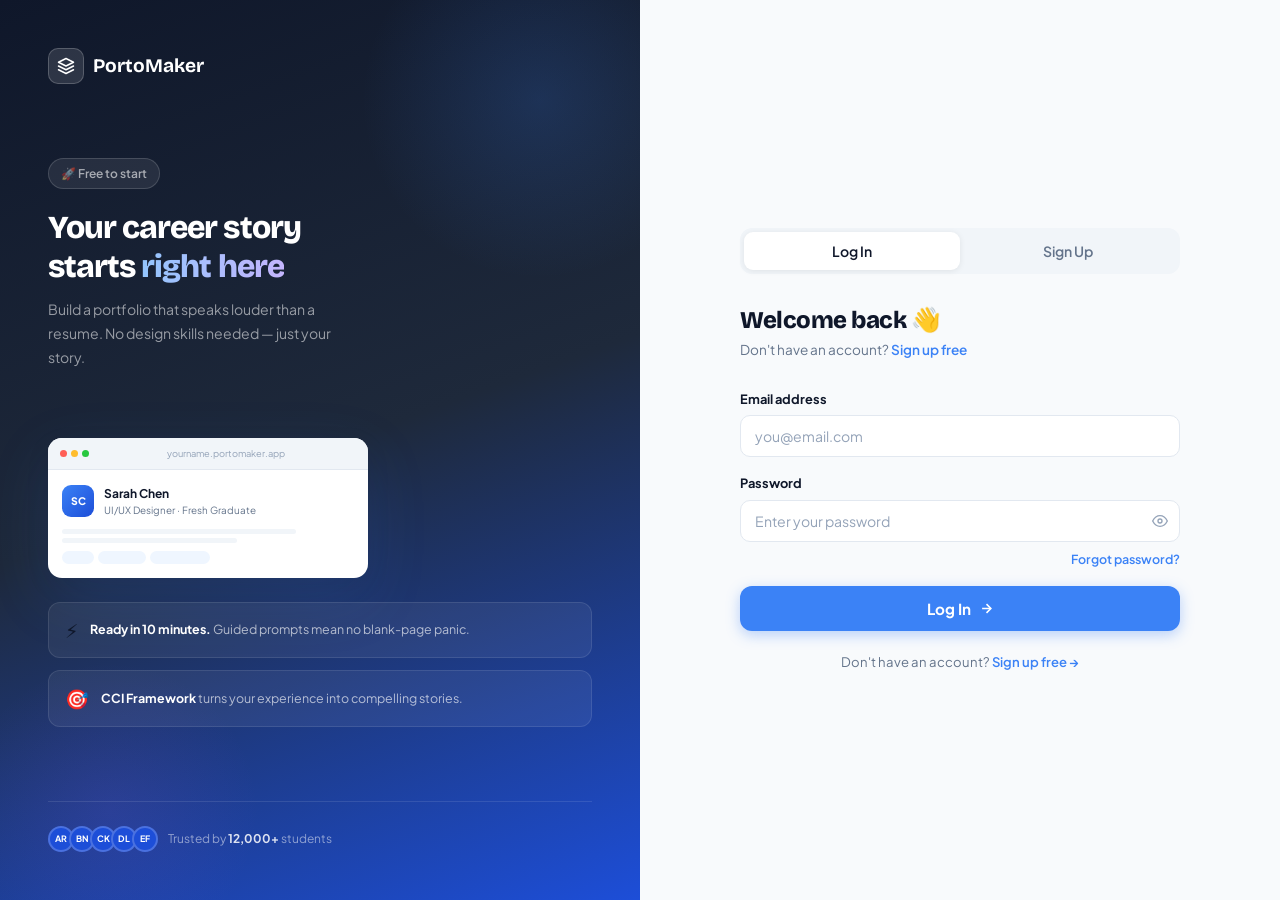
<file: login.html>
<!DOCTYPE html>
<html lang="en">
<head>
  <meta charset="UTF-8">
  <meta name="viewport" content="width=device-width, initial-scale=1.0">
  <title>Login / Sign Up — PortoMaker</title>
  <link rel="preconnect" href="https://fonts.googleapis.com">
  <link href="https://fonts.googleapis.com/css2?family=Plus+Jakarta+Sans:wght@300;400;500;600;700;800&family=Bricolage+Grotesque:opsz,wght@12..96,400;12..96,600;12..96,700;12..96,800&display=swap" rel="stylesheet">
  <link rel="stylesheet" href="style.css">
</head>
<body>
<div class="auth-wrap">

  <!-- LEFT SIDE -->
  <div class="auth-left">
    <a href="index.html" class="auth-logo">
      <div class="auth-logo-icon">
        <svg viewBox="0 0 24 24"><path d="M12 2L2 7l10 5 10-5-10-5zM2 17l10 5 10-5M2 12l10 5 10-5"/></svg>
      </div>
      PortoMaker
    </a>
    <div class="auth-left-content">
      <div class="auth-left-tag">🚀 Free to start</div>
      <h2 class="auth-left-title">Your career story<br>starts <span class="hi">right here</span></h2>
      <p class="auth-left-sub">Build a portfolio that speaks louder than a resume. No design skills needed — just your story.</p>
      <div class="auth-mockup">
        <div class="mock-bar-sm">
          <div class="mock-dots-sm">
            <div class="mock-dot-sm"></div>
            <div class="mock-dot-sm"></div>
            <div class="mock-dot-sm"></div>
          </div>
          <span style="font-size:0.58rem;color:var(--text-light);flex:1;text-align:center">yourname.portomaker.app</span>
        </div>
        <div class="mock-body-sm">
          <div class="mock-profile-row">
            <div class="mock-av">SC</div>
            <div>
              <div class="mock-pname">Sarah Chen</div>
              <div class="mock-prole">UI/UX Designer · Fresh Graduate</div>
            </div>
          </div>
          <div class="mock-bar-sm-line mock-bar-sm-line--80"></div>
          <div class="mock-bar-sm-line mock-bar-sm-line--60"></div>
          <div class="mock-chips-sm">
            <div class="mock-chip-sm mock-chip-sm--s"></div>
            <div class="mock-chip-sm mock-chip-sm--m"></div>
            <div class="mock-chip-sm mock-chip-sm--l"></div>
          </div>
        </div>
      </div>
      <div class="auth-social-proof" style="margin-top:24px">
        <div class="proof-item">
          <div class="proof-icon">⚡</div>
          <div class="proof-text"><strong>Ready in 10 minutes.</strong> Guided prompts mean no blank-page panic.</div>
        </div>
        <div class="proof-item">
          <div class="proof-icon">🎯</div>
          <div class="proof-text"><strong>CCI Framework</strong> turns your experience into compelling stories.</div>
        </div>
      </div>
    </div>
    <div class="auth-left-bottom">
      <div class="auth-avatars">
        <div class="auth-avatar-stack">
          <div class="auth-avatar-sm">AR</div>
          <div class="auth-avatar-sm">BN</div>
          <div class="auth-avatar-sm">CK</div>
          <div class="auth-avatar-sm">DL</div>
          <div class="auth-avatar-sm">EF</div>
        </div>
        <span class="auth-trust-text">Trusted by <strong>12,000+</strong> students</span>
      </div>
    </div>
  </div>

  <!-- RIGHT SIDE -->
  <div class="auth-right">
    <div class="auth-box">

      <!-- Tabs -->
      <div class="auth-tabs">
        <button class="auth-tab active" id="tabLogin" onclick="switchTab('login')">Log In</button>
        <button class="auth-tab" id="tabSignup" onclick="switchTab('signup')">Sign Up</button>
      </div>

      <!-- LOGIN FORM -->
      <div class="auth-form active" id="loginForm">
        <h2 class="auth-form-title">Welcome back 👋</h2>
        <p class="auth-form-sub">Don't have an account? <a href="#" onclick="switchTab('signup')">Sign up free</a></p>
        <div class="alert error" id="loginAlert"></div>
        <div class="input-group">
          <label class="input-label" for="loginEmail">Email address</label>
          <div class="input-wrap">
            <input class="input-field" type="email" id="loginEmail" placeholder="you@email.com" autocomplete="email">
          </div>
        </div>
        <div class="input-group">
          <label class="input-label" for="loginPassword">Password</label>
          <div class="input-wrap">
            <input class="input-field" type="password" id="loginPassword" placeholder="Enter your password" autocomplete="current-password">
            <span class="input-icon" onclick="togglePassword('loginPassword', this)">
              <svg fill="none" stroke="currentColor" stroke-width="2" viewBox="0 0 24 24">
                <path d="M1 12s4-8 11-8 11 8 11 8-4 8-11 8-11-8-11-8z"/><circle cx="12" cy="12" r="3"/>
              </svg>
            </span>
          </div>
        </div>
        <div class="forgot-row">
          <a href="#" class="forgot-link" onclick="handleForgotPassword(event)">Forgot password?</a>
        </div>
        <button class="btn-submit" id="loginBtn" onclick="handleLogin()">
          Log In
          <svg fill="none" stroke="currentColor" stroke-width="2.5" viewBox="0 0 24 24">
            <line x1="5" y1="12" x2="19" y2="12"/><polyline points="12 5 19 12 12 19"/>
          </svg>
        </button>
        <p class="auth-switch">Don't have an account? <a href="#" onclick="switchTab('signup')">Sign up free →</a></p>
      </div>

      <!-- SIGNUP FORM -->
      <div class="auth-form" id="signupForm">
        <h2 class="auth-form-title">Create your account ✦</h2>
        <p class="auth-form-sub">Already have an account? <a href="#" onclick="switchTab('login')">Log in</a></p>
        <div class="alert error" id="signupAlert"></div>
        <div id="signupFormInner">
          <div class="input-group row">
            <div>
              <label class="input-label" for="signupFirst">First name <span style="color:var(--red)">*</span></label>
              <input class="input-field" type="text" id="signupFirst" placeholder="Sarah" autocomplete="given-name">
            </div>
            <div>
              <label class="input-label" for="signupLast">Last name</label>
              <input class="input-field" type="text" id="signupLast" placeholder="Chen" autocomplete="family-name">
            </div>
          </div>
          <div class="input-group">
            <label class="input-label" for="signupEmail">Email address <span style="color:var(--red)">*</span></label>
            <div class="input-wrap">
              <input class="input-field" type="email" id="signupEmail" placeholder="you@email.com" autocomplete="email">
            </div>
          </div>
          <div class="input-group">
            <label class="input-label" for="signupPassword">Password <span style="color:var(--red)">*</span></label>
            <div class="input-wrap">
              <input class="input-field" type="password" id="signupPassword" placeholder="At least 8 characters" autocomplete="new-password" oninput="checkStrength(this.value)">
              <span class="input-icon" onclick="togglePassword('signupPassword', this)">
                <svg fill="none" stroke="currentColor" stroke-width="2" viewBox="0 0 24 24">
                  <path d="M1 12s4-8 11-8 11 8 11 8-4 8-11 8-11-8-11-8z"/><circle cx="12" cy="12" r="3"/>
                </svg>
              </span>
            </div>
            <div class="password-strength" id="strengthWrap" style="display:none">
              <div class="strength-bar"><div class="strength-fill" id="strengthFill"></div></div>
              <div class="strength-label" id="strengthLabel"></div>
            </div>
          </div>
          <div class="terms-row">
            <div class="terms-checkbox" id="termsCheck" onclick="toggleTerms()"></div>
            <p class="terms-text">I agree to PortoMaker's <a href="#">Terms of Service</a> and <a href="#">Privacy Policy</a>.</p>
          </div>
          <button class="btn-submit" id="signupBtn" onclick="handleSignup()">
            Create My Portfolio — Free
            <svg fill="none" stroke="currentColor" stroke-width="2.5" viewBox="0 0 24 24">
              <line x1="5" y1="12" x2="19" y2="12"/><polyline points="12 5 19 12 12 19"/>
            </svg>
          </button>
          <p class="auth-switch">Already have an account? <a href="#" onclick="switchTab('login')">Log in →</a></p>
        </div>
      </div><!-- /signupForm -->

    </div><!-- /auth-box -->
  </div><!-- /auth-right -->
</div><!-- /auth-wrap -->

<script src="app.js"></script>
</body>
</html>
</file>
<file: css/style.css>
/* ============================================================
   style.css — Portolio Landing Page Stylesheet
   Color System:
     --blue        : #3B82F6  (primary)
     --blue-light  : #93C5FD  (secondary)
     --blue-xlight : #EFF6FF  (section bg)
     --text        : #0F172A  (primary text)
     --text-muted  : #64748B
     --text-light  : #94A3B8
   Fonts: Bricolage Grotesque (headings) · Plus Jakarta Sans (body)
============================================================ */

/* ─── CSS Variables ─────────────────────────────────────── */
:root {
  --blue:        #3B82F6;
  --blue-light:  #93C5FD;
  --blue-xlight: #EFF6FF;
  --blue-dark:   #1D4ED8;
  --text:        #0F172A;
  --text-muted:  #64748B;
  --text-light:  #94A3B8;
  --white:       #FFFFFF;
  --gray-50:     #F8FAFC;
  --gray-100:    #F1F5F9;
  --gray-200:    #E2E8F0;

  --radius-sm: 10px;
  --radius:    16px;
  --radius-lg: 24px;
  --radius-xl: 32px;

  --shadow-sm: 0 1px 3px rgba(0,0,0,0.06), 0 1px 2px rgba(0,0,0,0.04);
  --shadow:    0 4px 16px rgba(59,130,246,0.08), 0 2px 8px rgba(0,0,0,0.04);
  --shadow-md: 0 8px 32px rgba(59,130,246,0.12), 0 4px 16px rgba(0,0,0,0.06);
  --shadow-lg: 0 20px 60px rgba(59,130,246,0.15), 0 8px 24px rgba(0,0,0,0.08);
}

/* ─── Reset & Base ──────────────────────────────────────── */
*, *::before, *::after { box-sizing: border-box; margin: 0; padding: 0; }
html                   { scroll-behavior: smooth; }

body {
  font-family: 'Plus Jakarta Sans', sans-serif;
  background: var(--white);
  color: var(--text);
  line-height: 1.6;
  overflow-x: hidden;
}

h1, h2, h3, h4 {
  font-family: 'Bricolage Grotesque', sans-serif;
  line-height: 1.2;
}

/* ─── Scroll Animations ─────────────────────────────────── */
.fade-up {
  opacity: 0;
  transform: translateY(24px);
  transition: opacity 0.6s ease, transform 0.6s ease;
}
.fade-up.visible {
  opacity: 1;
  transform: translateY(0);
}

/* ─── Keyframes ─────────────────────────────────────────── */
@keyframes pulse {
  0%, 100% { opacity: 1; transform: scale(1); }
  50%       { opacity: 0.6; transform: scale(1.3); }
}

@keyframes floatUp {
  0%, 100% { transform: translateY(0px); }
  50%       { transform: translateY(-6px); }
}

/* ============================================================
   NAVBAR
============================================================ */
nav {
  position: sticky;
  top: 0;
  z-index: 100;
  background: rgba(255, 255, 255, 0.85);
  backdrop-filter: blur(20px);
  border-bottom: 1px solid rgba(226, 232, 240, 0.6);
  padding: 0 5%;
}

.nav-inner {
  max-width: 1200px;
  margin: 0 auto;
  display: flex;
  align-items: center;
  justify-content: space-between;
  height: 64px;
  gap: 32px;
}

.nav-logo {
  display: flex;
  align-items: center;
  gap: 8px;
  font-family: 'Bricolage Grotesque', sans-serif;
  font-weight: 700;
  font-size: 1.2rem;
  color: var(--text);
  text-decoration: none;
  flex-shrink: 0;
}

.nav-logo-icon {
  width: 34px;
  height: 34px;
  background: linear-gradient(135deg, var(--blue), var(--blue-dark));
  border-radius: 9px;
  display: flex;
  align-items: center;
  justify-content: center;
}

.nav-logo-icon svg {
  width: 18px;
  height: 18px;
  fill: none;
  stroke: white;
  stroke-width: 2;
  stroke-linecap: round;
  stroke-linejoin: round;
}

.nav-links {
  display: flex;
  align-items: center;
  gap: 4px;
  list-style: none;
  flex: 1;
  justify-content: center;
}

.nav-links a {
  padding: 6px 14px;
  border-radius: 8px;
  font-size: 0.875rem;
  font-weight: 500;
  color: var(--text-muted);
  text-decoration: none;
  transition: all 0.2s;
}

.nav-links a:hover {
  background: var(--blue-xlight);
  color: var(--blue);
}

.nav-actions {
  display: flex;
  align-items: center;
  gap: 10px;
}

/* Hamburger Button */
.nav-hamburger {
  display: none;
  flex-direction: column;
  justify-content: center;
  gap: 5px;
  width: 36px;
  height: 36px;
  background: transparent;
  border: none;
  cursor: pointer;
  padding: 4px;
  border-radius: 8px;
  transition: background 0.2s;
}

.nav-hamburger:hover { background: var(--gray-100); }

.nav-hamburger span {
  display: block;
  width: 22px;
  height: 2px;
  background: var(--text);
  border-radius: 2px;
  transition: all 0.3s ease;
  transform-origin: center;
}

.nav-hamburger.open span:nth-child(1) {
  transform: translateY(7px) rotate(45deg);
}
.nav-hamburger.open span:nth-child(2) {
  opacity: 0;
  transform: scaleX(0);
}
.nav-hamburger.open span:nth-child(3) {
  transform: translateY(-7px) rotate(-45deg);
}

/* Mobile Menu Drawer */
.nav-mobile-menu {
  display: none;
  position: fixed;
  top: 64px;
  left: 0;
  right: 0;
  background: rgba(255, 255, 255, 0.97);
  backdrop-filter: blur(20px);
  border-bottom: 1px solid var(--gray-200);
  padding: 16px 5% 24px;
  z-index: 99;
  box-shadow: 0 8px 32px rgba(0,0,0,0.08);
  flex-direction: column;
  gap: 4px;
}

.nav-mobile-menu.open { display: flex; }

.nav-mobile-menu a {
  display: block;
  padding: 12px 16px;
  border-radius: 10px;
  font-size: 0.95rem;
  font-weight: 500;
  color: var(--text-muted);
  text-decoration: none;
  transition: all 0.2s;
}

.nav-mobile-menu a:hover {
  background: var(--blue-xlight);
  color: var(--blue);
}

.nav-mobile-divider {
  height: 1px;
  background: var(--gray-200);
  margin: 8px 0;
}

.nav-mobile-menu .btn-primary {
  display: block;
  text-align: center;
  margin-top: 4px;
  padding: 12px 20px;
  font-size: 0.95rem;
}

.btn-ghost {
  padding: 8px 18px;
  border-radius: 10px;
  font-size: 0.875rem;
  font-weight: 600;
  color: var(--text);
  text-decoration: none;
  transition: all 0.2s;
  border: none;
  cursor: pointer;
  background: transparent;
  font-family: 'Plus Jakarta Sans', sans-serif;
}

.btn-ghost:hover { background: var(--gray-100); }

.btn-primary {
  padding: 9px 20px;
  border-radius: 10px;
  font-family: 'Plus Jakarta Sans', sans-serif;
  font-size: 0.875rem;
  font-weight: 600;
  color: white;
  background: var(--blue);
  border: none;
  cursor: pointer;
  text-decoration: none;
  transition: all 0.2s;
  box-shadow: 0 2px 8px rgba(59, 130, 246, 0.3);
}

.btn-primary:hover {
  background: var(--blue-dark);
  transform: translateY(-1px);
  box-shadow: 0 4px 16px rgba(59, 130, 246, 0.4);
}

/* ============================================================
   HERO
============================================================ */
.hero {
  padding: 80px 5% 100px;
  background: var(--white);
  position: relative;
  overflow: hidden;
}

/* Background decorations */
.hero-bg        { position: absolute; inset: 0; pointer-events: none; z-index: 0; }

.hero-blob {
  position: absolute;
  border-radius: 50%;
  filter: blur(80px);
  opacity: 0.35;
}

.hero-blob-1 {
  width: 600px;
  height: 600px;
  background: radial-gradient(circle, #BFDBFE, transparent);
  top: -100px;
  right: -100px;
}

.hero-blob-2 {
  width: 400px;
  height: 400px;
  background: radial-gradient(circle, #EFF6FF, transparent);
  bottom: -50px;
  left: 5%;
}

.hero-grid-lines {
  position: absolute;
  inset: 0;
  background-image:
    linear-gradient(rgba(59, 130, 246, 0.04) 1px, transparent 1px),
    linear-gradient(90deg, rgba(59, 130, 246, 0.04) 1px, transparent 1px);
  background-size: 60px 60px;
}

.hero-inner {
  max-width: 1200px;
  margin: 0 auto;
  position: relative;
  z-index: 1;
  display: grid;
  grid-template-columns: 1fr 1fr;
  gap: 80px;
  align-items: center;
}

/* Hero Left */
.hero-left { display: flex; flex-direction: column; gap: 28px; }

.hero-badge {
  display: inline-flex;
  align-items: center;
  gap: 8px;
  background: var(--blue-xlight);
  border: 1px solid rgba(59, 130, 246, 0.2);
  padding: 6px 14px;
  border-radius: 100px;
  font-size: 0.8rem;
  font-weight: 600;
  color: var(--blue);
  width: fit-content;
}

.hero-badge-dot {
  width: 6px;
  height: 6px;
  border-radius: 50%;
  background: var(--blue);
  animation: pulse 2s infinite;
}

.hero-title {
  font-size: clamp(2.4rem, 4vw, 3.6rem);
  font-weight: 800;
  color: var(--text);
  letter-spacing: -0.02em;
  line-height: 1.15;
}

.hero-title .highlight {
  background: linear-gradient(135deg, var(--blue), var(--blue-dark));
  -webkit-background-clip: text;
  -webkit-text-fill-color: transparent;
  background-clip: text;
}

.hero-sub {
  font-size: 1.05rem;
  color: var(--text-muted);
  line-height: 1.7;
  max-width: 440px;
}

.hero-ctas { display: flex; align-items: center; gap: 12px; flex-wrap: wrap; }

.btn-hero-primary {
  display: inline-flex;
  align-items: center;
  gap: 8px;
  padding: 14px 28px;
  border-radius: 14px;
  background: var(--blue);
  color: white;
  font-family: 'Plus Jakarta Sans', sans-serif;
  font-size: 0.95rem;
  font-weight: 700;
  border: none;
  cursor: pointer;
  text-decoration: none;
  box-shadow: 0 4px 20px rgba(59, 130, 246, 0.35);
  transition: all 0.25s;
}

.btn-hero-primary:hover {
  background: var(--blue-dark);
  transform: translateY(-2px);
  box-shadow: 0 8px 28px rgba(59, 130, 246, 0.45);
}

.btn-hero-secondary {
  display: inline-flex;
  align-items: center;
  gap: 8px;
  padding: 13px 26px;
  border-radius: 14px;
  border: 1.5px solid var(--gray-200);
  color: var(--text);
  font-family: 'Plus Jakarta Sans', sans-serif;
  font-size: 0.95rem;
  font-weight: 600;
  background: white;
  cursor: pointer;
  text-decoration: none;
  transition: all 0.25s;
}

.btn-hero-secondary:hover {
  border-color: var(--blue-light);
  color: var(--blue);
  background: var(--blue-xlight);
}

/* Social trust */
.hero-trust {
  display: flex;
  align-items: center;
  gap: 12px;
  font-size: 0.8rem;
  color: var(--text-muted);
}

.hero-avatars { display: flex; }

.hero-avatar {
  width: 28px;
  height: 28px;
  border-radius: 50%;
  border: 2px solid white;
  margin-left: -6px;
  font-size: 0.6rem;
  font-weight: 700;
  color: white;
  display: flex;
  align-items: center;
  justify-content: center;
}

.hero-avatar:first-child               { margin-left: 0; }
.hero-avatar:nth-child(1)              { background: linear-gradient(135deg, #667eea, #764ba2); }
.hero-avatar:nth-child(2)              { background: linear-gradient(135deg, #f093fb, #f5576c); }
.hero-avatar:nth-child(3)              { background: linear-gradient(135deg, #4facfe, #00f2fe); }
.hero-avatar:nth-child(4)              { background: linear-gradient(135deg, #43e97b, #38f9d7); }
.hero-avatar:nth-child(5)              { background: linear-gradient(135deg, #fa709a, #fee140); }

/* Browser Mockup */
.hero-right      { position: relative; }
.hero-mockup-wrap { position: relative; z-index: 1; }

.mockup-browser {
  background: white;
  border-radius: 20px;
  box-shadow: var(--shadow-lg), 0 0 0 1px rgba(226, 232, 240, 0.8);
  overflow: hidden;
}

.mockup-bar {
  background: var(--gray-50);
  border-bottom: 1px solid var(--gray-200);
  padding: 12px 16px;
  display: flex;
  align-items: center;
  gap: 10px;
}

.mockup-dots  { display: flex; gap: 6px; }
.mockup-dot   { width: 10px; height: 10px; border-radius: 50%; }
.mockup-dot:nth-child(1) { background: #FC5F57; }
.mockup-dot:nth-child(2) { background: #FDBF2D; }
.mockup-dot:nth-child(3) { background: #27C840; }

.mockup-url {
  flex: 1;
  background: var(--gray-200);
  border-radius: 6px;
  padding: 4px 10px;
  font-size: 0.7rem;
  color: var(--text-muted);
}

.mockup-body {
  padding: 20px;
  background: var(--blue-xlight);
  min-height: 340px;
}

.portfolio-preview {
  background: white;
  border-radius: 12px;
  box-shadow: var(--shadow);
  overflow: hidden;
  min-height: 300px;
}

.portfolio-preview-header {
  background: linear-gradient(135deg, var(--blue), var(--blue-dark));
  padding: 24px;
  color: white;
  display: flex;
  gap: 16px;
  align-items: center;
}

.portfolio-avatar-big {
  width: 52px;
  height: 52px;
  border-radius: 50%;
  background: rgba(255, 255, 255, 0.25);
  border: 2px solid rgba(255, 255, 255, 0.4);
  display: flex;
  align-items: center;
  justify-content: center;
  font-weight: 800;
  font-size: 1.1rem;
  color: white;
  flex-shrink: 0;
}

.portfolio-preview-name { font-weight: 700; font-size: 1rem; }
.portfolio-preview-role { font-size: 0.78rem; opacity: 0.8; margin-top: 2px; }

.portfolio-preview-body {
  padding: 16px;
  display: flex;
  flex-direction: column;
  gap: 10px;
}

.portfolio-section-label {
  font-size: 0.65rem;
  font-weight: 700;
  color: var(--blue);
  text-transform: uppercase;
  letter-spacing: 0.08em;
}

.portfolio-card-row { display: flex; gap: 8px; }

.portfolio-exp-card {
  flex: 1;
  padding: 10px 12px;
  border-radius: 8px;
  border: 1px solid var(--gray-200);
  background: var(--gray-50);
}

.portfolio-exp-title { font-size: 0.7rem; font-weight: 700; color: var(--text); }
.portfolio-exp-sub   { font-size: 0.62rem; color: var(--text-muted); margin-top: 2px; }

.portfolio-skill-chips { display: flex; flex-wrap: wrap; gap: 5px; }

.skill-chip {
  padding: 3px 9px;
  border-radius: 100px;
  background: var(--blue-xlight);
  color: var(--blue);
  font-size: 0.62rem;
  font-weight: 600;
  border: 1px solid rgba(59, 130, 246, 0.2);
}

/* Floating cards */
.mockup-float-1,
.mockup-float-2 {
  position: absolute;
  background: white;
  border-radius: 12px;
  padding: 10px 14px;
  box-shadow: var(--shadow-md);
  display: flex;
  align-items: center;
  gap: 8px;
  font-size: 0.72rem;
  font-weight: 600;
  border: 1px solid rgba(226, 232, 240, 0.8);
}

.mockup-float-1 { top: -16px; right: -16px; animation: floatUp 3s ease-in-out infinite; }
.mockup-float-2 { bottom: -10px; left: -20px; animation: floatUp 3s ease-in-out infinite 1.5s; }

.float-icon {
  width: 28px;
  height: 28px;
  border-radius: 8px;
  display: flex;
  align-items: center;
  justify-content: center;
  font-size: 0.9rem;
}

.float-green        { background: #DCFCE7; color: #16A34A; }
.float-blue         { background: var(--blue-xlight); color: var(--blue); }
.float-label-green  { font-size: 0.7rem; color: #16A34A; font-weight: 700; }
.float-label-dark   { font-size: 0.7rem; color: var(--text); font-weight: 700; }
.float-sub          { font-size: 0.65rem; color: var(--text-muted); }

/* ============================================================
   LOGOS STRIP
============================================================ */
.logos-strip {
  padding: 24px 5%;
  border-top: 1px solid var(--gray-200);
  border-bottom: 1px solid var(--gray-200);
  background: var(--gray-50);
}

.logos-inner {
  max-width: 1000px;
  margin: 0 auto;
  display: flex;
  align-items: center;
  gap: 40px;
  justify-content: center;
  flex-wrap: wrap;
}

.logos-text {
  font-size: 0.78rem;
  font-weight: 600;
  color: var(--text-light);
  text-transform: uppercase;
  letter-spacing: 0.08em;
  white-space: nowrap;
}

.logo-item {
  display: flex;
  align-items: center;
  gap: 8px;
  opacity: 0.45;
  transition: opacity 0.2s;
}
.logo-item:hover { opacity: 0.75; }

.logo-google    { font-size: 1rem; font-weight: 800; letter-spacing: -0.03em; color: var(--text); }
.logo-tokped    { font-size: 1rem; font-weight: 800; font-style: italic; color: var(--text); }
.logo-gojek     { font-size: 1rem; font-weight: 800; color: var(--text); }
.logo-traveloka { font-size: 1rem; font-weight: 800; letter-spacing: 0.04em; color: var(--text); }
.logo-bukalapak { font-size: 1rem; font-weight: 800; color: var(--text); }
.logo-shopee    { font-size: 1rem; font-weight: 800; letter-spacing: -0.03em; color: var(--text); }

/* ============================================================
   SHARED SECTION STYLES
============================================================ */
section { padding: 100px 5%; }
.section-inner { max-width: 1200px; margin: 0 auto; }

.section-header {
  text-align: center;
  margin-bottom: 60px;
}

.section-tag {
  display: inline-flex;
  align-items: center;
  gap: 6px;
  background: var(--blue-xlight);
  color: var(--blue);
  border: 1px solid rgba(59, 130, 246, 0.15);
  padding: 5px 14px;
  border-radius: 100px;
  font-size: 0.78rem;
  font-weight: 600;
  margin-bottom: 16px;
}

.section-title {
  font-size: clamp(1.8rem, 3vw, 2.6rem);
  font-weight: 800;
  color: var(--text);
  letter-spacing: -0.02em;
  margin-bottom: 14px;
}

.section-sub {
  font-size: 1rem;
  color: var(--text-muted);
  max-width: 520px;
  margin: 0 auto;
  line-height: 1.7;
}

/* ============================================================
   FEATURES GRID
============================================================ */
.features-section { background: var(--white); }

.features-grid {
  display: grid;
  grid-template-columns: repeat(3, 1fr);
  gap: 20px;
}

.feature-card {
  background: white;
  border: 1px solid var(--gray-200);
  border-radius: var(--radius);
  padding: 28px;
  transition: all 0.3s;
  cursor: default;
  position: relative;
  overflow: hidden;
}

.feature-card::before {
  content: '';
  position: absolute;
  inset: -1px;
  border-radius: var(--radius);
  opacity: 0;
  background: linear-gradient(135deg, var(--blue-light), transparent);
  transition: opacity 0.3s;
  pointer-events: none;
}

.feature-card:hover {
  box-shadow: 0 0 0 2px var(--blue-light), var(--shadow-md);
  transform: translateY(-3px);
}

.feature-card:hover::before { opacity: 0.15; }

.feature-icon {
  width: 46px;
  height: 46px;
  border-radius: 12px;
  background: var(--blue-xlight);
  color: var(--blue);
  display: flex;
  align-items: center;
  justify-content: center;
  margin-bottom: 18px;
}

.feature-icon svg {
  width: 22px;
  height: 22px;
  stroke: var(--blue);
  fill: none;
  stroke-width: 2;
  stroke-linecap: round;
  stroke-linejoin: round;
}

.feature-title {
  font-size: 1rem;
  font-weight: 700;
  color: var(--text);
  margin-bottom: 8px;
}

.feature-desc {
  font-size: 0.875rem;
  color: var(--text-muted);
  line-height: 1.6;
}

/* ============================================================
   WHO IT'S FOR
============================================================ */
.who-section { background: var(--blue-xlight); }

.who-grid {
  display: grid;
  grid-template-columns: repeat(3, 1fr);
  gap: 20px;
}

.who-card {
  background: white;
  border-radius: var(--radius-lg);
  padding: 32px;
  transition: all 0.3s;
  box-shadow: var(--shadow-sm);
  position: relative;
  overflow: hidden;
  border: 1px solid rgba(255, 255, 255, 0.8);
}

.who-card:hover {
  transform: translateY(-4px);
  box-shadow: var(--shadow-md);
}

.who-card-bg {
  position: absolute;
  top: 0;
  right: 0;
  width: 120px;
  height: 120px;
  border-radius: 0 var(--radius-lg) 0 120px;
  opacity: 0.08;
}

.who-card-bg--blue   { background: #3B82F6; }
.who-card-bg--purple { background: #8B5CF6; }
.who-card-bg--green  { background: #10B981; }

.who-emoji {
  font-size: 2.4rem;
  margin-bottom: 16px;
  display: block;
}

.who-title {
  font-size: 1.1rem;
  font-weight: 800;
  color: var(--text);
  margin-bottom: 10px;
}

.who-desc {
  font-size: 0.875rem;
  color: var(--text-muted);
  line-height: 1.65;
  margin-bottom: 18px;
}

.who-tags { display: flex; flex-wrap: wrap; gap: 6px; }

.who-tag {
  padding: 4px 10px;
  border-radius: 100px;
  font-size: 0.72rem;
  font-weight: 600;
  border: 1px solid;
}

.who-tag--blue   { background: #EFF6FF; color: #3B82F6; border-color: #BFDBFE; }
.who-tag--purple { background: #F5F3FF; color: #7C3AED; border-color: #DDD6FE; }
.who-tag--green  { background: #ECFDF5; color: #059669; border-color: #A7F3D0; }

/* ============================================================
   SHOWCASE
============================================================ */
.showcase-section { background: var(--white); }

.showcase-grid {
  display: grid;
  grid-template-columns: repeat(2, 1fr);
  gap: 24px;
}

.showcase-card {
  border-radius: var(--radius-lg);
  padding: 32px;
  position: relative;
  overflow: hidden;
  transition: all 0.3s;
}

.showcase-card:hover { transform: translateY(-3px); }

.sc-blue  { background: linear-gradient(135deg, #EFF6FF, #DBEAFE); border: 1px solid rgba(59, 130, 246, 0.12); }
.sc-light { background: var(--gray-50); border: 1px solid var(--gray-200); }

.showcase-tag {
  display: inline-flex;
  align-items: center;
  gap: 6px;
  font-size: 0.72rem;
  font-weight: 700;
  color: var(--blue);
  text-transform: uppercase;
  letter-spacing: 0.08em;
  margin-bottom: 12px;
}

.showcase-title {
  font-size: 1.2rem;
  font-weight: 800;
  color: var(--text);
  margin-bottom: 10px;
}

.showcase-desc {
  font-size: 0.875rem;
  color: var(--text-muted);
  line-height: 1.65;
  margin-bottom: 20px;
}

/* Story Steps (CCI) */
.story-steps { display: flex; flex-direction: column; gap: 8px; }

.story-step {
  display: flex;
  align-items: center;
  gap: 10px;
  background: white;
  border-radius: 10px;
  padding: 10px 14px;
  box-shadow: var(--shadow-sm);
  border: 1px solid rgba(226, 232, 240, 0.8);
}

.story-step-num {
  width: 22px;
  height: 22px;
  border-radius: 50%;
  color: white;
  font-size: 0.65rem;
  font-weight: 800;
  display: flex;
  align-items: center;
  justify-content: center;
  flex-shrink: 0;
}

.story-step-num--blue   { background: var(--blue); }
.story-step-num--purple { background: #8B5CF6; }
.story-step-num--green  { background: #10B981; }

.story-step-text { font-size: 0.82rem; font-weight: 600; color: var(--text); }
.story-step-hint { font-size: 0.72rem; color: var(--text-muted); margin-top: 2px; }

/* Mini Editor */
.mini-editor {
  background: white;
  border-radius: 10px;
  box-shadow: var(--shadow);
  overflow: hidden;
  border: 1px solid var(--gray-200);
}

.mini-editor-bar {
  background: var(--gray-50);
  border-bottom: 1px solid var(--gray-200);
  padding: 8px 12px;
  display: flex;
  align-items: center;
  gap: 6px;
}

.mini-editor-url {
  font-size: 0.65rem;
  font-weight: 600;
  color: var(--text-muted);
  flex: 1;
}

.mini-editor-btn {
  padding: 3px 10px;
  border-radius: 5px;
  font-size: 0.65rem;
  font-weight: 600;
  border: none;
  cursor: pointer;
  font-family: 'Plus Jakarta Sans', sans-serif;
}

.mini-editor-btn--saved { background: var(--blue-xlight); color: var(--blue); }
.mini-editor-btn--blue  { background: var(--blue); color: white; }

.mini-editor-body {
  padding: 14px;
  display: flex;
  flex-direction: column;
  gap: 6px;
}

.editor-block {
  height: 8px;
  border-radius: 4px;
  background: var(--gray-200);
}

.editor-block--blue { background: linear-gradient(90deg, var(--blue-xlight), #DBEAFE); height: 10px; border-radius: 5px; }
.editor-block--wide { width: 70%; }
.editor-block--90   { width: 90%; }
.editor-block--80   { width: 80%; }
.editor-block--60   { width: 60%; }
.editor-block--55   { width: 55%; }
.editor-block--45   { width: 45%; }
.editor-block--full { width: 100%; }

/* Section Builder */
.section-builder { display: flex; flex-direction: column; gap: 6px; }

.builder-section {
  display: flex;
  align-items: center;
  gap: 10px;
  background: white;
  border-radius: 8px;
  padding: 10px 12px;
  border: 1.5px dashed var(--gray-200);
  cursor: grab;
  transition: all 0.2s;
}

.builder-section--active {
  border-color: var(--blue-light);
  background: var(--blue-xlight);
}

.builder-section--empty { opacity: 0.45; border-color: var(--gray-200); cursor: default; }

.builder-section-icon  { font-size: 0.9rem; }
.builder-section-label { font-size: 0.78rem; font-weight: 600; color: var(--text); flex: 1; }
.builder-section-label--muted { color: var(--text-light); }
.builder-drag          { font-size: 0.7rem; color: var(--text-light); }

/* Publish Preview */
.publish-preview {
  background: white;
  border-radius: 10px;
  box-shadow: var(--shadow);
  overflow: hidden;
  border: 1px solid var(--gray-200);
}

.publish-preview-header {
  background: linear-gradient(135deg, var(--blue), #60A5FA);
  padding: 12px 16px;
  color: white;
  font-size: 0.78rem;
  font-weight: 700;
}

.publish-preview-body {
  padding: 12px 16px;
  display: flex;
  align-items: center;
  justify-content: space-between;
}

.publish-url-label { font-size: 0.65rem; color: var(--text-muted); margin-bottom: 3px; }
.publish-url       { font-size: 0.7rem; color: var(--blue); font-weight: 600; }

.publish-btn {
  padding: 5px 14px;
  border-radius: 7px;
  background: var(--blue);
  color: white;
  font-size: 0.7rem;
  font-weight: 700;
  border: none;
  cursor: pointer;
  font-family: 'Plus Jakarta Sans', sans-serif;
}

.publish-status {
  display: flex;
  align-items: center;
  gap: 5px;
  padding: 8px 16px;
  border-top: 1px solid var(--gray-100);
}

.status-dot  { width: 6px; height: 6px; border-radius: 50%; background: #22C55E; animation: pulse 2s infinite; }
.status-text { font-size: 0.68rem; color: #16A34A; font-weight: 600; }

/* ============================================================
   INTEGRATIONS
============================================================ */
.integrations-section {
  background: var(--white);
  padding: 80px 5%;
  border-top: 1px solid var(--gray-200);
  border-bottom: 1px solid var(--gray-200);
}

.integrations-title {
  text-align: center;
  margin-bottom: 48px;
}

.integrations-title h2 {
  font-size: clamp(1.4rem, 2.5vw, 2rem);
  font-weight: 800;
  color: var(--text);
  letter-spacing: -0.02em;
}

.integrations-sub {
  font-size: 0.9rem;
  color: var(--text-muted);
  margin-top: 8px;
}

.integrations-row {
  display: flex;
  align-items: center;
  justify-content: center;
  gap: 12px;
  flex-wrap: wrap;
}

.integration-pill {
  display: flex;
  align-items: center;
  gap: 10px;
  background: var(--gray-50);
  border: 1px solid var(--gray-200);
  border-radius: 14px;
  padding: 12px 22px;
  transition: all 0.25s;
  cursor: default;
}

.integration-pill:hover {
  background: var(--blue-xlight);
  border-color: var(--blue-light);
  transform: translateY(-2px);
  box-shadow: var(--shadow-sm);
}

.integration-icon {
  width: 34px;
  height: 34px;
  border-radius: 8px;
  display: flex;
  align-items: center;
  justify-content: center;
}

.integration-icon--github   { background: #24292E; }
.integration-icon--figma    { background: #F24E1E; }
.integration-icon--linkedin { background: #0A66C2; }
.integration-icon--pdf      { background: #E53E3E; }

.integration-name { font-size: 0.9rem; font-weight: 700; color: var(--text); }
.integration-desc { font-size: 0.72rem; color: var(--text-muted); }

/* ============================================================
   TESTIMONIALS
============================================================ */
.testimonials-section { background: var(--blue-xlight); }

.testimonials-grid {
  display: grid;
  grid-template-columns: repeat(3, 1fr);
  gap: 20px;
}

.testimonial-card {
  background: white;
  border-radius: var(--radius-lg);
  padding: 28px;
  box-shadow: var(--shadow);
  border: 1px solid rgba(226, 232, 240, 0.6);
  transition: all 0.3s;
  display: flex;
  flex-direction: column;
  gap: 18px;
}

.testimonial-card:hover {
  transform: translateY(-4px);
  box-shadow: var(--shadow-md);
}

.stars { display: flex; gap: 3px; color: #F59E0B; font-size: 0.85rem; }

.testimonial-quote {
  font-size: 0.9rem;
  color: var(--text);
  line-height: 1.7;
  flex: 1;
  font-style: italic;
}

.testimonial-quote::before {
  content: '"';
  font-size: 1.2rem;
  color: var(--blue);
  font-style: normal;
}

.testimonial-footer {
  display: flex;
  align-items: center;
  gap: 12px;
  margin-top: auto;
}

.t-avatar {
  width: 42px;
  height: 42px;
  border-radius: 50%;
  display: flex;
  align-items: center;
  justify-content: center;
  font-weight: 800;
  font-size: 0.85rem;
  color: white;
  flex-shrink: 0;
}

.t-avatar--purple { background: linear-gradient(135deg, #667eea, #764ba2); }
.t-avatar--pink   { background: linear-gradient(135deg, #f093fb, #f5576c); }
.t-avatar--cyan   { background: linear-gradient(135deg, #4facfe, #00f2fe); }

.t-name { font-weight: 700; font-size: 0.875rem; color: var(--text); }
.t-role { font-size: 0.75rem; color: var(--text-muted); }

.t-cta {
  margin-top: 4px;
  display: inline-flex;
  align-items: center;
  gap: 5px;
  padding: 8px 16px;
  border-radius: 9px;
  background: var(--blue);
  color: white;
  font-size: 0.78rem;
  font-weight: 700;
  border: none;
  cursor: pointer;
  text-decoration: none;
  transition: all 0.2s;
  width: fit-content;
  font-family: 'Plus Jakarta Sans', sans-serif;
}

.t-cta:hover { background: var(--blue-dark); }

/* ============================================================
   FAQ
============================================================ */
.faq-section  { background: var(--white); }
.faq-list     { max-width: 700px; margin: 0 auto; display: flex; flex-direction: column; gap: 2px; }
.faq-item     { border-bottom: 1px solid var(--gray-200); overflow: hidden; }

.faq-question {
  display: flex;
  align-items: center;
  justify-content: space-between;
  padding: 22px 4px;
  cursor: pointer;
  font-weight: 600;
  font-size: 0.95rem;
  color: var(--text);
  gap: 16px;
  transition: color 0.2s;
  user-select: none;
}

.faq-question:hover { color: var(--blue); }

.faq-toggle {
  width: 28px;
  height: 28px;
  border-radius: 50%;
  background: var(--gray-100);
  flex-shrink: 0;
  display: flex;
  align-items: center;
  justify-content: center;
  transition: all 0.3s;
  font-size: 1rem;
  color: var(--text-muted);
}

.faq-item.open .faq-toggle {
  background: var(--blue-xlight);
  color: var(--blue);
  transform: rotate(45deg);
}

.faq-answer {
  max-height: 0;
  overflow: hidden;
  transition: max-height 0.35s ease, padding 0.25s;
  font-size: 0.9rem;
  color: var(--text-muted);
  line-height: 1.7;
  padding: 0 4px;
}

.faq-item.open .faq-answer {
  max-height: 200px;
  padding-bottom: 20px;
}

/* ============================================================
   CTA BANNER
============================================================ */
.cta-banner {
  margin: 0 5% 80px;
  background: linear-gradient(135deg, var(--blue), var(--blue-dark));
  border-radius: var(--radius-xl);
  padding: 70px 60px;
  text-align: center;
  position: relative;
  overflow: hidden;
}

.cta-banner-bg {
  position: absolute;
  inset: 0;
  pointer-events: none;
  background-image:
    radial-gradient(circle at 20% 50%, rgba(255,255,255,0.1) 0%, transparent 50%),
    radial-gradient(circle at 80% 20%, rgba(255,255,255,0.08) 0%, transparent 40%);
}

.cta-banner-inner {
  position: relative;
  z-index: 1;
  max-width: 600px;
  margin: 0 auto;
}

.cta-banner h2 {
  font-size: clamp(1.8rem, 3vw, 2.6rem);
  font-weight: 800;
  color: white;
  margin-bottom: 16px;
  letter-spacing: -0.02em;
}

.cta-banner p {
  font-size: 1rem;
  color: rgba(255,255,255,0.8);
  margin-bottom: 32px;
  line-height: 1.65;
}

.cta-banner-btns {
  display: flex;
  justify-content: center;
  gap: 12px;
  flex-wrap: wrap;
}

.btn-white {
  padding: 13px 28px;
  border-radius: 12px;
  background: white;
  color: var(--blue);
  font-family: 'Plus Jakarta Sans', sans-serif;
  font-size: 0.95rem;
  font-weight: 700;
  border: none;
  cursor: pointer;
  text-decoration: none;
  transition: all 0.25s;
  box-shadow: 0 4px 16px rgba(0,0,0,0.1);
}

.btn-white:hover {
  transform: translateY(-2px);
  box-shadow: 0 8px 24px rgba(0,0,0,0.15);
}

.btn-outline-white {
  padding: 13px 28px;
  border-radius: 12px;
  border: 1.5px solid rgba(255,255,255,0.4);
  color: white;
  font-family: 'Plus Jakarta Sans', sans-serif;
  font-size: 0.95rem;
  font-weight: 600;
  background: transparent;
  cursor: pointer;
  text-decoration: none;
  transition: all 0.25s;
}

.btn-outline-white:hover {
  background: rgba(255,255,255,0.1);
  border-color: rgba(255,255,255,0.7);
}

/* ============================================================
   FOOTER
============================================================ */
footer {
  background: var(--gray-50);
  border-top: 1px solid var(--gray-200);
  padding: 64px 5% 32px;
}

.footer-inner { max-width: 1200px; margin: 0 auto; }

.footer-top {
  display: grid;
  grid-template-columns: 1.6fr 1fr 1fr 1fr;
  gap: 48px;
  margin-bottom: 48px;
}

.footer-brand   { display: flex; flex-direction: column; gap: 14px; }

.footer-logo {
  display: flex;
  align-items: center;
  gap: 8px;
  font-family: 'Bricolage Grotesque', sans-serif;
  font-weight: 700;
  font-size: 1.1rem;
  color: var(--text);
}

.footer-logo-icon {
  width: 30px;
  height: 30px;
  background: linear-gradient(135deg, var(--blue), var(--blue-dark));
  border-radius: 8px;
  display: flex;
  align-items: center;
  justify-content: center;
}

.footer-logo-icon svg {
  width: 15px;
  height: 15px;
  fill: none;
  stroke: white;
  stroke-width: 2;
  stroke-linecap: round;
  stroke-linejoin: round;
}

.footer-desc {
  font-size: 0.85rem;
  color: var(--text-muted);
  line-height: 1.65;
  max-width: 220px;
}

.footer-socials { display: flex; gap: 8px; }

.social-icon {
  width: 34px;
  height: 34px;
  border-radius: 9px;
  background: var(--gray-200);
  color: var(--text-muted);
  display: flex;
  align-items: center;
  justify-content: center;
  transition: all 0.2s;
  cursor: pointer;
  text-decoration: none;
  font-size: 0.8rem;
}

.social-icon:hover {
  background: var(--blue-xlight);
  color: var(--blue);
}

.footer-col h4 {
  font-size: 0.82rem;
  font-weight: 700;
  color: var(--text);
  text-transform: uppercase;
  letter-spacing: 0.06em;
  margin-bottom: 16px;
  font-family: 'Plus Jakarta Sans', sans-serif;
}

.footer-links { display: flex; flex-direction: column; gap: 10px; }

.footer-links a {
  font-size: 0.875rem;
  color: var(--text-muted);
  text-decoration: none;
  transition: color 0.2s;
}

.footer-links a:hover { color: var(--blue); }

.footer-bottom {
  border-top: 1px solid var(--gray-200);
  padding-top: 24px;
  display: flex;
  align-items: center;
  justify-content: space-between;
  flex-wrap: wrap;
  gap: 12px;
}

.footer-copy { font-size: 0.8rem; color: var(--text-light); }

.footer-bottom-links { display: flex; gap: 20px; }

.footer-bottom-links a {
  font-size: 0.8rem;
  color: var(--text-light);
  text-decoration: none;
  transition: color 0.2s;
}

.footer-bottom-links a:hover { color: var(--blue); }

/* ============================================================
   RESPONSIVE
============================================================ */
@media (max-width: 900px) {
  .hero-inner             { grid-template-columns: 1fr; gap: 48px; }
  .hero-right             { display: none; }
  .features-grid          { grid-template-columns: repeat(2, 1fr); }
  .who-grid               { grid-template-columns: 1fr; }
  .showcase-grid          { grid-template-columns: 1fr; }
  .testimonials-grid      { grid-template-columns: 1fr; }
  .footer-top             { grid-template-columns: 1fr 1fr; gap: 32px; }

  /* Hide desktop nav links & actions, show hamburger */
  .nav-links              { display: none; }
  .nav-actions            { display: none; }
  .nav-hamburger          { display: flex; }
}

@media (max-width: 600px) {
  section                 { padding: 64px 5%; }
  .features-grid          { grid-template-columns: 1fr; }
  .footer-top             { grid-template-columns: 1fr; }
  .cta-banner             { padding: 48px 28px; margin: 0 3% 60px; }
}
</file>
<file: style.css>
/* ══════════════════════════════════
   CSS CUSTOM PROPERTIES
══════════════════════════════════ */
:root {
  --blue:        #3B82F6;
  --blue-light:  #93C5FD;
  --blue-xlight: #EFF6FF;
  --blue-dark:   #1D4ED8;
  --purple:      #8B5CF6;
  --green:       #10B981;
  --green-l:     #D1FAE5;
  --red:         #EF4444;
  --red-l:       #FEE2E2;
  --text:        #0F172A;
  --text-muted:  #64748B;
  --text-light:  #94A3B8;
  --white:       #FFFFFF;
  --gray-50:     #F8FAFC;
  --gray-100:    #F1F5F9;
  --gray-200:    #E2E8F0;
  --radius:      16px;
  --shadow-md:   0 8px 32px rgba(59,130,246,0.12), 0 4px 16px rgba(0,0,0,0.06);
  --shadow-lg:   0 20px 60px rgba(59,130,246,0.15), 0 8px 24px rgba(0,0,0,0.08);
}

/* ══════════════════════════════════
   RESET & BASE
══════════════════════════════════ */
*, *::before, *::after {
  box-sizing: border-box;
  margin: 0;
  padding: 0;
}

html, body {
  min-height: 100%;
}

body {
  font-family: 'Plus Jakarta Sans', 'Inter', system-ui, -apple-system, sans-serif;
  background: var(--gray-50);
  color: var(--text);
  line-height: 1.6;
  display: flex;
}

h1, h2, h3 {
  font-family: 'Bricolage Grotesque', 'Georgia', serif;
  line-height: 1.2;
}

/* ══════════════════════════════════
   ANIMATIONS
══════════════════════════════════ */
@keyframes fadeIn {
  from { opacity: 0; transform: translateY(12px); }
  to   { opacity: 1; transform: translateY(0); }
}

@keyframes floatUp {
  0%, 100% { transform: translateY(0); }
  50%       { transform: translateY(-7px); }
}

@keyframes shimmer {
  0%   { transform: translateX(-100%); }
  100% { transform: translateX(100%); }
}

@keyframes spin {
  from { transform: rotate(0deg); }
  to   { transform: rotate(360deg); }
}

/* ══════════════════════════════════
   LAYOUT
══════════════════════════════════ */
.auth-wrap {
  display: grid;
  grid-template-columns: 1fr 1fr;
  width: 100%;
  min-height: 100vh;
}

/* ══════════════════════════════════
   LEFT SIDE
══════════════════════════════════ */
.auth-left {
  background: linear-gradient(160deg, #0F172A 0%, #1E293B 50%, #1D4ED8 100%);
  padding: 48px;
  display: flex;
  flex-direction: column;
  position: relative;
  overflow: hidden;
}

.auth-left::before {
  content: '';
  position: absolute;
  top: -80px;
  right: -80px;
  width: 360px;
  height: 360px;
  background: radial-gradient(circle, rgba(59,130,246,0.18) 0%, transparent 70%);
  border-radius: 50%;
}

.auth-left::after {
  content: '';
  position: absolute;
  bottom: -60px;
  left: -40px;
  width: 300px;
  height: 300px;
  background: radial-gradient(circle, rgba(139,92,246,0.12) 0%, transparent 70%);
  border-radius: 50%;
}

/* Logo */
.auth-logo {
  display: flex;
  align-items: center;
  gap: 9px;
  font-family: 'Bricolage Grotesque', sans-serif;
  font-weight: 700;
  font-size: 1.2rem;
  color: white;
  text-decoration: none;
  position: relative;
  z-index: 1;
}

.auth-logo-icon {
  width: 36px;
  height: 36px;
  background: rgba(255,255,255,0.12);
  border: 1px solid rgba(255,255,255,0.2);
  border-radius: 10px;
  display: flex;
  align-items: center;
  justify-content: center;
}

.auth-logo-icon svg {
  width: 18px;
  height: 18px;
  fill: none;
  stroke: white;
  stroke-width: 2;
  stroke-linecap: round;
  stroke-linejoin: round;
}

/* Left content */
.auth-left-content {
  flex: 1;
  display: flex;
  flex-direction: column;
  justify-content: center;
  position: relative;
  z-index: 1;
  padding: 40px 0;
}

.auth-left-tag {
  display: inline-flex;
  align-items: center;
  gap: 6px;
  background: rgba(255,255,255,0.08);
  border: 1px solid rgba(255,255,255,0.15);
  padding: 5px 12px;
  border-radius: 100px;
  font-size: 0.75rem;
  font-weight: 600;
  color: rgba(255,255,255,0.6);
  margin-bottom: 20px;
  width: fit-content;
}

.auth-left-title {
  font-size: clamp(1.5rem, 2.5vw, 2rem);
  font-weight: 800;
  color: white;
  letter-spacing: -0.03em;
  margin-bottom: 12px;
  line-height: 1.2;
}

.auth-left-title .hi {
  background: linear-gradient(90deg, #93C5FD, #C4B5FD);
  -webkit-background-clip: text;
  -webkit-text-fill-color: transparent;
  background-clip: text;
}

.auth-left-sub {
  font-size: 0.88rem;
  color: rgba(255,255,255,0.55);
  line-height: 1.7;
  margin-bottom: 36px;
  max-width: 320px;
}

/* Social proof */
.auth-social-proof {
  display: flex;
  flex-direction: column;
  gap: 12px;
}

.proof-item {
  display: flex;
  align-items: center;
  gap: 12px;
  background: rgba(255,255,255,0.06);
  border: 1px solid rgba(255,255,255,0.1);
  border-radius: 12px;
  padding: 12px 16px;
}

.proof-icon {
  font-size: 1.2rem;
  flex-shrink: 0;
}

.proof-text {
  font-size: 0.78rem;
  color: rgba(255,255,255,0.65);
  line-height: 1.4;
}

.proof-text strong {
  color: white;
}

/* ══════════════════════════════════
   PORTFOLIO MOCKUP
══════════════════════════════════ */
.auth-mockup {
  margin-top: 32px;
  background: white;
  border-radius: 14px;
  overflow: hidden;
  box-shadow: var(--shadow-lg);
  animation: floatUp 5s ease-in-out infinite;
  max-width: 320px;
}

.mock-bar-sm {
  background: var(--gray-100);
  padding: 8px 12px;
  display: flex;
  align-items: center;
  gap: 6px;
  border-bottom: 1px solid var(--gray-200);
}

.mock-dots-sm {
  display: flex;
  gap: 4px;
}

.mock-dot-sm {
  width: 7px;
  height: 7px;
  border-radius: 50%;
}

.mock-dot-sm:nth-child(1) { background: #FF5F57; }
.mock-dot-sm:nth-child(2) { background: #FFBD2E; }
.mock-dot-sm:nth-child(3) { background: #28C840; }

.mock-body-sm {
  padding: 14px;
}

.mock-profile-row {
  display: flex;
  align-items: center;
  gap: 10px;
  margin-bottom: 10px;
}

.mock-av {
  width: 32px;
  height: 32px;
  border-radius: 9px;
  background: linear-gradient(135deg, #3B82F6, #1D4ED8);
  display: flex;
  align-items: center;
  justify-content: center;
  font-size: 0.65rem;
  font-weight: 800;
  color: white;
}

.mock-pname {
  font-size: 0.75rem;
  font-weight: 700;
  color: var(--text);
}

.mock-prole {
  font-size: 0.62rem;
  color: var(--text-muted);
}

.mock-bar-sm-line {
  height: 5px;
  border-radius: 100px;
  background: var(--gray-100);
  margin-bottom: 4px;
}

.mock-bar-sm-line--80 { width: 80%; }
.mock-bar-sm-line--60 { width: 60%; }

.mock-chips-sm {
  display: flex;
  gap: 4px;
  margin-top: 8px;
}

.mock-chip-sm {
  height: 13px;
  border-radius: 100px;
  background: var(--blue-xlight);
}

.mock-chip-sm--s { width: 32px; }
.mock-chip-sm--m { width: 48px; }
.mock-chip-sm--l { width: 60px; }

/* Left bottom */
.auth-left-bottom {
  position: relative;
  z-index: 1;
  border-top: 1px solid rgba(255,255,255,0.1);
  padding-top: 24px;
}

.auth-avatars {
  display: flex;
  align-items: center;
  gap: 10px;
}

.auth-avatar-stack {
  display: flex;
}

.auth-avatar-sm {
  width: 26px;
  height: 26px;
  border-radius: 50%;
  border: 2px solid rgba(255,255,255,0.2);
  background: var(--blue-dark);
  font-size: 0.55rem;
  font-weight: 700;
  color: white;
  display: flex;
  align-items: center;
  justify-content: center;
  margin-left: -5px;
}

.auth-avatar-sm:first-child {
  margin-left: 0;
}

.auth-trust-text {
  font-size: 0.75rem;
  color: rgba(255,255,255,0.5);
}

.auth-trust-text strong {
  color: rgba(255,255,255,0.85);
}

/* ══════════════════════════════════
   RIGHT SIDE
══════════════════════════════════ */
.auth-right {
  display: flex;
  align-items: center;
  justify-content: center;
  padding: 48px 52px;
  overflow-y: auto;
}

.auth-box {
  width: 100%;
  max-width: 440px;
  animation: fadeIn 0.5s ease;
}

/* ══════════════════════════════════
   TABS
══════════════════════════════════ */
.auth-tabs {
  display: flex;
  background: var(--gray-100);
  border-radius: 12px;
  padding: 4px;
  margin-bottom: 32px;
}

.auth-tab {
  flex: 1;
  padding: 10px;
  border-radius: 9px;
  font-family: 'Plus Jakarta Sans', sans-serif;
  font-size: 0.88rem;
  font-weight: 600;
  border: none;
  cursor: pointer;
  transition: all 0.2s;
  background: transparent;
  color: var(--text-muted);
}

.auth-tab.active {
  background: white;
  color: var(--text);
  box-shadow: 0 1px 6px rgba(0,0,0,0.08);
}

/* ══════════════════════════════════
   FORMS
══════════════════════════════════ */
.auth-form {
  display: none;
}

.auth-form.active {
  display: block;
  animation: fadeIn 0.35s ease;
}

.auth-form-title {
  font-size: 1.5rem;
  font-weight: 800;
  color: var(--text);
  letter-spacing: -0.02em;
  margin-bottom: 4px;
}

.auth-form-sub {
  font-size: 0.85rem;
  color: var(--text-muted);
  margin-bottom: 28px;
}

.auth-form-sub a {
  color: var(--blue);
  text-decoration: none;
  font-weight: 600;
}

/* Social buttons */
.social-btns {
  display: flex;
  flex-direction: column;
  gap: 10px;
  margin-bottom: 24px;
}

.social-btn {
  display: flex;
  align-items: center;
  justify-content: center;
  gap: 10px;
  padding: 11px 16px;
  border-radius: 12px;
  font-family: 'Plus Jakarta Sans', sans-serif;
  font-size: 0.88rem;
  font-weight: 600;
  color: var(--text);
  background: white;
  border: 1.5px solid var(--gray-200);
  cursor: pointer;
  transition: all 0.2s;
  width: 100%;
}

.social-btn:hover {
  background: var(--gray-50);
  box-shadow: 0 2px 8px rgba(0,0,0,0.06);
}

.social-btn:disabled {
  opacity: 0.6;
  cursor: not-allowed;
}

.social-btn svg {
  width: 18px;
  height: 18px;
  flex-shrink: 0;
}

/* Divider */
.divider {
  display: flex;
  align-items: center;
  gap: 12px;
  margin-bottom: 24px;
}

.divider-line {
  flex: 1;
  height: 1px;
  background: var(--gray-200);
}

.divider-text {
  font-size: 0.75rem;
  color: var(--text-light);
  font-weight: 500;
}

/* ══════════════════════════════════
   INPUT FIELDS
══════════════════════════════════ */
.input-group {
  margin-bottom: 16px;
}

.input-group.row {
  display: grid;
  grid-template-columns: 1fr 1fr;
  gap: 12px;
}

.input-label {
  display: block;
  font-size: 0.8rem;
  font-weight: 700;
  color: var(--text);
  margin-bottom: 6px;
}

.input-wrap {
  position: relative;
}

.input-field {
  width: 100%;
  padding: 11px 14px;
  border-radius: 10px;
  border: 1.5px solid var(--gray-200);
  font-family: 'Plus Jakarta Sans', sans-serif;
  font-size: 0.88rem;
  color: var(--text);
  background: white;
  outline: none;
  transition: all 0.2s;
}

.input-field:focus {
  border-color: var(--blue);
  box-shadow: 0 0 0 3px rgba(59,130,246,0.1);
}

.input-field::placeholder {
  color: var(--text-light);
}

.input-field.error {
  border-color: var(--red);
  box-shadow: 0 0 0 3px rgba(239,68,68,0.1);
}

.input-icon {
  position: absolute;
  right: 12px;
  top: 50%;
  transform: translateY(-50%);
  color: var(--text-light);
  cursor: pointer;
  display: flex;
  align-items: center;
}

.input-icon svg {
  width: 16px;
  height: 16px;
}

.input-hint {
  font-size: 0.72rem;
  color: var(--text-light);
  margin-top: 4px;
}

.input-error {
  font-size: 0.72rem;
  color: var(--red);
  margin-top: 4px;
  display: none;
}

/* ══════════════════════════════════
   PASSWORD STRENGTH
══════════════════════════════════ */
.password-strength {
  margin-top: 8px;
}

.strength-bar {
  height: 3px;
  background: var(--gray-200);
  border-radius: 100px;
  margin-bottom: 5px;
  overflow: hidden;
}

.strength-fill {
  height: 100%;
  border-radius: 100px;
  width: 0;
  transition: width 0.3s, background 0.3s;
}

.strength-label {
  font-size: 0.72rem;
  color: var(--text-light);
}

/* ══════════════════════════════════
   TERMS CHECKBOX
══════════════════════════════════ */
.terms-row {
  display: flex;
  align-items: flex-start;
  gap: 10px;
  margin-bottom: 20px;
}

.terms-checkbox {
  width: 18px;
  height: 18px;
  border-radius: 5px;
  border: 1.5px solid var(--gray-200);
  background: white;
  cursor: pointer;
  flex-shrink: 0;
  margin-top: 1px;
  display: flex;
  align-items: center;
  justify-content: center;
  transition: all 0.2s;
  font-size: 0.65rem;
  color: white;
}

.terms-checkbox.checked {
  background: var(--blue);
  border-color: var(--blue);
}

.terms-checkbox.checked::after {
  content: '✓';
  font-size: 0.65rem;
  font-weight: 700;
}

.terms-text {
  font-size: 0.78rem;
  color: var(--text-muted);
  line-height: 1.5;
}

.terms-text a {
  color: var(--blue);
  text-decoration: none;
}

/* ══════════════════════════════════
   FORGOT PASSWORD
══════════════════════════════════ */
.forgot-row {
  display: flex;
  justify-content: flex-end;
  margin-top: -8px;
  margin-bottom: 16px;
}

.forgot-link {
  font-size: 0.78rem;
  color: var(--blue);
  text-decoration: none;
  font-weight: 600;
}

.forgot-link:hover {
  text-decoration: underline;
}

/* ══════════════════════════════════
   SUBMIT BUTTON
══════════════════════════════════ */
.btn-submit {
  width: 100%;
  padding: 13px;
  border-radius: 12px;
  font-family: 'Plus Jakarta Sans', sans-serif;
  font-size: 0.95rem;
  font-weight: 700;
  color: white;
  background: var(--blue);
  border: none;
  cursor: pointer;
  transition: all 0.2s;
  display: flex;
  align-items: center;
  justify-content: center;
  gap: 8px;
  box-shadow: 0 4px 14px rgba(59,130,246,0.35);
  position: relative;
  overflow: hidden;
  margin-bottom: 0;
}

.btn-submit::after {
  content: '';
  position: absolute;
  top: 0;
  left: -100%;
  width: 60%;
  height: 100%;
  background: linear-gradient(90deg, transparent, rgba(255,255,255,0.15), transparent);
  transform: skewX(-15deg);
}

.btn-submit:hover {
  background: var(--blue-dark);
  transform: translateY(-1px);
  box-shadow: 0 6px 20px rgba(59,130,246,0.4);
}

.btn-submit:hover::after {
  animation: shimmer 0.8s ease;
}

.btn-submit:disabled {
  opacity: 0.7;
  cursor: not-allowed;
  transform: none;
}

.btn-submit svg {
  width: 15px;
  height: 15px;
  flex-shrink: 0;
}

.auth-switch {
  text-align: center;
  margin-top: 20px;
  font-size: 0.82rem;
  color: var(--text-muted);
}

.auth-switch a {
  color: var(--blue);
  font-weight: 600;
  text-decoration: none;
}

/* ══════════════════════════════════
   ALERT BOX
══════════════════════════════════ */
.alert {
  padding: 10px 13px;
  border-radius: 8px;
  font-size: 0.78rem;
  font-weight: 600;
  margin-bottom: 16px;
  display: none;
  align-items: center;
  gap: 8px;
}

.alert.show {
  display: flex;
}

.alert.error {
  background: var(--red-l);
  color: var(--red);
  border: 1px solid rgba(239,68,68,0.2);
}

.alert.success {
  background: var(--green-l);
  color: var(--green);
  border: 1px solid rgba(16,185,129,0.2);
}

/* ══════════════════════════════════
   SPINNER
══════════════════════════════════ */
.spinner {
  width: 14px;
  height: 14px;
  border: 2px solid rgba(255,255,255,0.4);
  border-top-color: white;
  border-radius: 50%;
  animation: spin 0.7s linear infinite;
  flex-shrink: 0;
}

/* ══════════════════════════════════
   SUCCESS SCREEN
══════════════════════════════════ */
.success-screen {
  display: none;
  text-align: center;
  padding: 20px 0;
}

.success-screen.show {
  display: block;
}

.success-icon {
  font-size: 3rem;
  margin-bottom: 12px;
}

.success-title {
  font-size: 1.2rem;
  font-weight: 800;
  margin-bottom: 6px;
}

.success-sub {
  font-size: 0.82rem;
  color: var(--text-muted);
  line-height: 1.6;
}

/* ══════════════════════════════════
   RESPONSIVE
══════════════════════════════════ */
@media (max-width: 900px) {
  .auth-wrap {
    grid-template-columns: 1fr;
  }

  .auth-left {
    display: none;
  }

  .auth-right {
    padding: 40px 28px;
  }
}

@media (max-width: 480px) {
  .auth-right {
    padding: 32px 20px;
  }

  .input-group.row {
    grid-template-columns: 1fr;
  }
}


/* ══════════════════════════════════════════════════════
   DASHBOARD STYLES
══════════════════════════════════════════════════════ */

/* ── Additional Variables ── */
:root {
  --blue-xlight:    #EFF6FF;
  --purple:         #8B5CF6;
  --purple-light:   #EDE9FE;
  --green:          #10B981;
  --green-light:    #D1FAE5;
  --orange:         #F59E0B;
  --orange-light:   #FEF3C7;
  --sidebar-w:      240px;
  --topbar-h:       60px;
  --shadow-sm:      0 1px 4px rgba(0,0,0,0.06);
  --shadow-card:    0 4px 24px rgba(0,0,0,0.06);
}

/* ── Animations ── */
@keyframes fadeUp {
  from { opacity: 0; transform: translateY(16px); }
  to   { opacity: 1; transform: translateY(0); }
}
@keyframes pulseDot {
  0%, 100% { opacity: 1; }
  50%       { opacity: 0.4; }
}
@keyframes toastIn {
  from { opacity: 0; transform: translateY(12px); }
  to   { opacity: 1; transform: translateY(0); }
}

/* ══════════════════════════════════
   APP SHELL
══════════════════════════════════ */
.app-shell {
  display: grid;
  grid-template-columns: var(--sidebar-w) 1fr;
  grid-template-rows: var(--topbar-h) auto;
  min-height: 100vh;
  width: 100%;
  align-items: start;
}

/* ══════════════════════════════════
   SIDEBAR
══════════════════════════════════ */
.sidebar {
  grid-column: 1;
  grid-row: 1 / 3;
  background: white;
  border-right: 1px solid var(--gray-200);
  display: flex;
  flex-direction: column;
  height: 100vh;
  position: sticky;
  top: 0;
  overflow-y: auto;
  z-index: 10;
}

.sidebar-logo {
  display: flex;
  align-items: center;
  gap: 9px;
  padding: 20px 18px;
  font-family: 'Bricolage Grotesque', sans-serif;
  font-weight: 700;
  font-size: 1.05rem;
  color: var(--text);
  text-decoration: none;
  border-bottom: 1px solid var(--gray-100);
}

.sidebar-logo-icon {
  width: 30px;
  height: 30px;
  background: var(--blue);
  border-radius: 8px;
  display: flex;
  align-items: center;
  justify-content: center;
}

.sidebar-logo-icon svg {
  width: 15px;
  height: 15px;
  fill: none;
  stroke: white;
  stroke-width: 2;
  stroke-linecap: round;
  stroke-linejoin: round;
}

.sidebar-logo-text {
  font-family: 'Bricolage Grotesque', sans-serif;
}

.sidebar-body {
  flex: 1;
  padding: 16px 12px;
  display: flex;
  flex-direction: column;
  gap: 4px;
}

.sidebar-section {
  margin-bottom: 8px;
}

.sidebar-section-label {
  font-size: 0.68rem;
  font-weight: 700;
  color: var(--text-light);
  letter-spacing: 0.08em;
  text-transform: uppercase;
  padding: 0 8px;
  margin-bottom: 4px;
  margin-top: 12px;
}

.sidebar-link {
  display: flex;
  align-items: center;
  gap: 9px;
  padding: 8px 10px;
  border-radius: 9px;
  font-size: 0.83rem;
  font-weight: 600;
  color: var(--text-muted);
  text-decoration: none;
  cursor: pointer;
  border: none;
  background: transparent;
  width: 100%;
  text-align: left;
  transition: all 0.18s;
  font-family: 'Plus Jakarta Sans', sans-serif;
}

.sidebar-link svg {
  width: 15px;
  height: 15px;
  flex-shrink: 0;
  stroke: currentColor;
}

.sidebar-link:hover {
  background: var(--gray-100);
  color: var(--text);
}

.sidebar-link.active {
  background: var(--blue-xlight);
  color: var(--blue);
}

.sidebar-badge {
  margin-left: auto;
  font-size: 0.68rem;
  font-weight: 700;
  background: var(--gray-100);
  color: var(--text-muted);
  padding: 2px 7px;
  border-radius: 100px;
}

.sidebar-badge--green {
  background: var(--green-light);
  color: var(--green);
}

.sidebar-badge--orange {
  background: var(--orange-light);
  color: var(--orange);
}

.add-new-btn {
  color: var(--blue);
  border: 1.5px dashed var(--gray-200);
}

.add-new-btn:hover {
  border-color: var(--blue);
  background: var(--blue-xlight);
}

/* Sidebar footer */
.sidebar-footer {
  border-top: 1px solid var(--gray-100);
  padding: 14px 12px;
}

.sidebar-user {
  display: flex;
  align-items: center;
  gap: 10px;
  padding: 8px;
  border-radius: 10px;
  text-decoration: none;
  transition: background 0.18s;
  cursor: pointer;
}

.sidebar-user:hover {
  background: var(--gray-100);
}

.sidebar-user-av {
  width: 32px;
  height: 32px;
  border-radius: 9px;
  background: linear-gradient(135deg, var(--blue), var(--blue-dark));
  font-size: 0.68rem;
  font-weight: 800;
  color: white;
  display: flex;
  align-items: center;
  justify-content: center;
  flex-shrink: 0;
}

.sidebar-user-name {
  font-size: 0.8rem;
  font-weight: 700;
  color: var(--text);
  white-space: nowrap;
  overflow: hidden;
  text-overflow: ellipsis;
}

.sidebar-user-plan {
  display: flex;
  align-items: center;
  gap: 5px;
  font-size: 0.7rem;
  color: var(--text-light);
}

.plan-dot {
  width: 6px;
  height: 6px;
  border-radius: 50%;
  background: var(--green);
  animation: pulseDot 2s ease-in-out infinite;
}

/* ══════════════════════════════════
   TOPBAR
══════════════════════════════════ */
.topbar {
  grid-column: 2;
  grid-row: 1;
  height: var(--topbar-h);
  background: white;
  border-bottom: 1px solid var(--gray-200);
  display: flex;
  align-items: center;
  justify-content: space-between;
  padding: 0 28px;
  position: sticky;
  top: 0;
  z-index: 9;
}

.topbar-title {
  font-family: 'Bricolage Grotesque', sans-serif;
  font-size: 1rem;
  font-weight: 700;
  color: var(--text);
}

.topbar-right {
  display: flex;
  align-items: center;
  gap: 8px;
}

.topbar-btn {
  width: 34px;
  height: 34px;
  border-radius: 9px;
  border: 1px solid var(--gray-200);
  background: white;
  cursor: pointer;
  display: flex;
  align-items: center;
  justify-content: center;
  color: var(--text-muted);
  position: relative;
  transition: all 0.18s;
}

.topbar-btn svg {
  width: 16px;
  height: 16px;
}

.topbar-btn:hover {
  background: var(--gray-100);
  color: var(--text);
}

.notif-dot {
  position: absolute;
  top: 6px;
  right: 6px;
  width: 7px;
  height: 7px;
  border-radius: 50%;
  background: var(--red);
  border: 1.5px solid white;
}

.btn-new-portfolio {
  display: flex;
  align-items: center;
  gap: 6px;
  padding: 8px 14px;
  border-radius: 10px;
  background: var(--blue);
  color: white;
  border: none;
  font-family: 'Plus Jakarta Sans', sans-serif;
  font-size: 0.82rem;
  font-weight: 700;
  cursor: pointer;
  transition: all 0.18s;
  box-shadow: 0 2px 10px rgba(59,130,246,0.3);
}

.btn-new-portfolio svg {
  width: 14px;
  height: 14px;
}

.btn-new-portfolio:hover {
  background: var(--blue-dark);
  transform: translateY(-1px);
}

/* ══════════════════════════════════
   MAIN CONTENT
══════════════════════════════════ */
.main-content {
  grid-column: 2;
  grid-row: 2;
  padding: 28px;
  background: var(--gray-50);
  min-height: 0;
}

/* ── Welcome Banner ── */
.welcome-banner {
  background: linear-gradient(135deg, #0F172A 0%, #1E3A8A 60%, #1D4ED8 100%);
  border-radius: 18px;
  padding: 28px 32px;
  display: flex;
  align-items: center;
  justify-content: space-between;
  margin-bottom: 24px;
  animation: fadeUp 0.5s ease both;
  overflow: hidden;
  position: relative;
}

.welcome-banner::before {
  content: '';
  position: absolute;
  top: -60px;
  right: -60px;
  width: 220px;
  height: 220px;
  background: radial-gradient(circle, rgba(59,130,246,0.2) 0%, transparent 70%);
  border-radius: 50%;
}

.welcome-greeting {
  display: flex;
  align-items: center;
  gap: 6px;
  font-size: 0.78rem;
  color: rgba(255,255,255,0.55);
  margin-bottom: 4px;
}

.welcome-name {
  font-family: 'Bricolage Grotesque', sans-serif;
  font-size: 1.4rem;
  font-weight: 800;
  color: white;
  margin-bottom: 6px;
}

.welcome-sub {
  font-size: 0.8rem;
  color: rgba(255,255,255,0.5);
}

.welcome-actions {
  display: flex;
  gap: 10px;
  flex-shrink: 0;
}

.btn-banner-primary {
  padding: 10px 18px;
  border-radius: 10px;
  background: white;
  color: var(--blue-dark);
  border: none;
  font-family: 'Plus Jakarta Sans', sans-serif;
  font-size: 0.83rem;
  font-weight: 700;
  cursor: pointer;
  transition: all 0.18s;
  white-space: nowrap;
}

.btn-banner-primary:hover {
  transform: translateY(-1px);
  box-shadow: 0 4px 12px rgba(0,0,0,0.15);
}

.btn-banner-outline {
  display: flex;
  align-items: center;
  gap: 5px;
  padding: 10px 18px;
  border-radius: 10px;
  background: rgba(255,255,255,0.1);
  border: 1px solid rgba(255,255,255,0.2);
  color: rgba(255,255,255,0.85);
  font-family: 'Plus Jakarta Sans', sans-serif;
  font-size: 0.83rem;
  font-weight: 600;
  cursor: pointer;
  text-decoration: none;
  transition: all 0.18s;
  white-space: nowrap;
}

.btn-banner-outline:hover {
  background: rgba(255,255,255,0.18);
}

/* ── Stats Row ── */
.stats-row {
  display: grid;
  grid-template-columns: repeat(4, 1fr);
  gap: 16px;
  margin-bottom: 24px;
}

.stat-card {
  background: white;
  border-radius: 14px;
  padding: 18px 20px;
  box-shadow: var(--shadow-card);
  animation: fadeUp 0.5s ease both;
  border: 1px solid var(--gray-200);
}

.stat-header {
  display: flex;
  align-items: center;
  justify-content: space-between;
  margin-bottom: 12px;
}

.stat-icon {
  width: 34px;
  height: 34px;
  border-radius: 9px;
  display: flex;
  align-items: center;
  justify-content: center;
}

.stat-icon svg {
  width: 16px;
  height: 16px;
}

.stat-icon--blue   { background: var(--blue-xlight);   color: var(--blue); }
.stat-icon--green  { background: var(--green-light);   color: var(--green); }
.stat-icon--purple { background: var(--purple-light);  color: var(--purple); }
.stat-icon--orange { background: var(--orange-light);  color: var(--orange); }

.stat-trend {
  display: flex;
  align-items: center;
  gap: 3px;
  font-size: 0.72rem;
  font-weight: 700;
  padding: 3px 8px;
  border-radius: 100px;
}

.stat-trend svg {
  width: 10px;
  height: 10px;
}

.stat-trend--up   { background: var(--green-light); color: var(--green); }
.stat-trend--down { background: var(--orange-light); color: var(--orange); }

.stat-value {
  font-family: 'Bricolage Grotesque', sans-serif;
  font-size: 1.7rem;
  font-weight: 800;
  color: var(--text);
  line-height: 1;
  margin-bottom: 4px;
}

.stat-label {
  font-size: 0.72rem;
  color: var(--text-light);
  font-weight: 600;
}

/* ── Dashboard Grid ── */
.dash-grid {
  display: grid;
  grid-template-columns: 1fr 360px;
  gap: 20px;
  align-items: start;
}

/* ── Section Header ── */
.section-header {
  display: flex;
  align-items: center;
  justify-content: space-between;
  margin-bottom: 12px;
}

.section-title {
  font-family: 'Bricolage Grotesque', sans-serif;
  font-size: 0.95rem;
  font-weight: 700;
  color: var(--text);
}

.section-action {
  font-size: 0.78rem;
  font-weight: 600;
  color: var(--blue);
  background: none;
  border: none;
  cursor: pointer;
  font-family: 'Plus Jakarta Sans', sans-serif;
}

.section-action:hover {
  text-decoration: underline;
}

/* ── Active Portfolio Card ── */
.active-port-card {
  background: white;
  border-radius: 16px;
  border: 1px solid var(--gray-200);
  box-shadow: var(--shadow-card);
  overflow: hidden;
  animation: fadeUp 0.5s ease both;
}

.port-card-header {
  display: flex;
  align-items: center;
  justify-content: space-between;
  padding: 16px 18px;
  border-bottom: 1px solid var(--gray-100);
}

.port-card-title-row {
  display: flex;
  align-items: center;
  gap: 8px;
}

.port-status-dot {
  width: 8px;
  height: 8px;
  border-radius: 50%;
}

.port-status-dot--live {
  background: var(--green);
  animation: pulseDot 2s ease-in-out infinite;
}

.port-card-name {
  font-size: 0.88rem;
  font-weight: 700;
  color: var(--text);
}

.port-status-chip {
  font-size: 0.68rem;
  font-weight: 700;
  padding: 2px 8px;
  border-radius: 100px;
}

.port-status-chip--live {
  background: var(--green-light);
  color: var(--green);
}

.port-card-actions {
  display: flex;
  align-items: center;
  gap: 6px;
}

.btn-icon-sm {
  width: 30px;
  height: 30px;
  border-radius: 8px;
  border: 1px solid var(--gray-200);
  background: white;
  cursor: pointer;
  display: flex;
  align-items: center;
  justify-content: center;
  color: var(--text-muted);
  transition: all 0.18s;
}

.btn-icon-sm svg {
  width: 13px;
  height: 13px;
}

.btn-icon-sm:hover {
  background: var(--gray-100);
  color: var(--text);
}

.btn-edit {
  display: flex;
  align-items: center;
  gap: 5px;
  padding: 6px 12px;
  border-radius: 8px;
  background: var(--blue);
  color: white;
  border: none;
  font-family: 'Plus Jakarta Sans', sans-serif;
  font-size: 0.78rem;
  font-weight: 700;
  cursor: pointer;
  transition: all 0.18s;
}

.btn-edit svg {
  width: 12px;
  height: 12px;
}

.btn-edit:hover {
  background: var(--blue-dark);
}

/* Preview area */
.port-preview-area {
  padding: 16px 18px;
  background: var(--gray-50);
  border-bottom: 1px solid var(--gray-100);
}

.port-browser-mock {
  background: white;
  border-radius: 10px;
  overflow: hidden;
  border: 1px solid var(--gray-200);
  box-shadow: var(--shadow-sm);
}

.browser-bar {
  background: var(--gray-100);
  padding: 7px 12px;
  display: flex;
  align-items: center;
  gap: 8px;
  border-bottom: 1px solid var(--gray-200);
}

.browser-dots {
  display: flex;
  gap: 4px;
}

.browser-dot {
  width: 7px;
  height: 7px;
  border-radius: 50%;
  background: var(--gray-200);
}

.browser-dot:nth-child(1) { background: #FF5F57; }
.browser-dot:nth-child(2) { background: #FFBD2E; }
.browser-dot:nth-child(3) { background: #28C840; }

.browser-url {
  flex: 1;
  background: white;
  border: 1px solid var(--gray-200);
  border-radius: 5px;
  padding: 3px 10px;
  font-size: 0.65rem;
  color: var(--text-muted);
  display: flex;
  align-items: center;
  gap: 5px;
}

.browser-url svg {
  width: 9px;
  height: 9px;
  color: var(--green);
}

.browser-body {
  padding: 12px;
}

.b-profile-row {
  display: flex;
  align-items: center;
  gap: 8px;
  margin-bottom: 10px;
}

.b-avatar {
  width: 28px;
  height: 28px;
  border-radius: 7px;
  background: linear-gradient(135deg, var(--blue), var(--blue-dark));
  font-size: 0.6rem;
  font-weight: 800;
  color: white;
  display: flex;
  align-items: center;
  justify-content: center;
  flex-shrink: 0;
}

.b-name {
  font-size: 0.72rem;
  font-weight: 700;
  color: var(--text);
}

.b-role {
  font-size: 0.6rem;
  color: var(--text-muted);
}

.b-line {
  height: 5px;
  background: var(--gray-100);
  border-radius: 100px;
  margin-bottom: 5px;
}

.b-line--full { width: 100%; }
.b-line--80   { width: 80%; }
.b-line--60   { width: 60%; }

.b-chips {
  display: flex;
  gap: 5px;
  margin-top: 8px;
}

.b-chip {
  height: 12px;
  border-radius: 100px;
  background: var(--blue-xlight);
}

.b-chip--sm { width: 30px; }
.b-chip--md { width: 44px; }
.b-chip--lg { width: 56px; }

/* Card footer */
.port-card-footer {
  padding: 14px 18px;
  display: flex;
  align-items: center;
  justify-content: space-between;
  gap: 10px;
}

.port-link-row {
  display: flex;
  align-items: center;
  gap: 8px;
  flex: 1;
  min-width: 0;
}

.port-link-box {
  font-size: 0.72rem;
  color: var(--text-muted);
  background: var(--gray-50);
  border: 1px solid var(--gray-200);
  border-radius: 7px;
  padding: 5px 10px;
  white-space: nowrap;
  overflow: hidden;
  text-overflow: ellipsis;
  flex: 1;
}

.btn-copy {
  padding: 6px 12px;
  border-radius: 8px;
  border: 1px solid var(--gray-200);
  background: white;
  font-family: 'Plus Jakarta Sans', sans-serif;
  font-size: 0.72rem;
  font-weight: 600;
  color: var(--text);
  cursor: pointer;
  transition: all 0.18s;
  white-space: nowrap;
}

.btn-copy:hover {
  background: var(--gray-100);
}

/* ── Portfolio List ── */
.portfolio-list {
  background: white;
  border-radius: 14px;
  border: 1px solid var(--gray-200);
  overflow: hidden;
  margin-bottom: 16px;
  box-shadow: var(--shadow-card);
  animation: fadeUp 0.5s ease both;
}

.portfolio-item {
  display: flex;
  align-items: center;
  gap: 12px;
  padding: 14px 16px;
  border-bottom: 1px solid var(--gray-100);
  transition: background 0.18s;
}

.portfolio-item:last-child {
  border-bottom: none;
}

.portfolio-item:hover {
  background: var(--gray-50);
}

.portfolio-item.active-item {
  background: var(--blue-xlight);
}

.port-item-icon {
  width: 34px;
  height: 34px;
  border-radius: 9px;
  display: flex;
  align-items: center;
  justify-content: center;
  font-size: 1rem;
  flex-shrink: 0;
}

.port-item-icon--blue   { background: var(--blue-xlight); }
.port-item-icon--purple { background: var(--purple-light); }

.port-item-info {
  flex: 1;
  min-width: 0;
}

.port-item-name {
  font-size: 0.83rem;
  font-weight: 700;
  color: var(--text);
  margin-bottom: 2px;
}

.port-item-meta {
  font-size: 0.7rem;
  color: var(--text-light);
  display: flex;
  align-items: center;
  gap: 5px;
}

.port-item-dot {
  width: 3px;
  height: 3px;
  border-radius: 50%;
  background: var(--text-light);
}

.port-item-actions {
  display: flex;
  gap: 6px;
}

.btn-port-action {
  padding: 5px 12px;
  border-radius: 7px;
  font-family: 'Plus Jakarta Sans', sans-serif;
  font-size: 0.72rem;
  font-weight: 600;
  cursor: pointer;
  border: 1px solid var(--gray-200);
  background: white;
  color: var(--text-muted);
  transition: all 0.18s;
}

.btn-port-action:hover {
  background: var(--gray-100);
}

.btn-port-action--primary {
  background: var(--blue);
  color: white;
  border-color: var(--blue);
}

.btn-port-action--primary:hover {
  background: var(--blue-dark);
  border-color: var(--blue-dark);
}

/* ── Add Portfolio Card ── */
.add-portfolio-card {
  display: flex;
  align-items: center;
  gap: 12px;
  padding: 16px;
  background: white;
  border: 2px dashed var(--gray-200);
  border-radius: 14px;
  cursor: pointer;
  transition: all 0.18s;
  animation: fadeUp 0.5s ease both;
  animation-delay: 0.45s;
}

.add-portfolio-card:hover {
  border-color: var(--blue);
  background: var(--blue-xlight);
}

.add-icon {
  width: 36px;
  height: 36px;
  border-radius: 9px;
  background: var(--gray-100);
  display: flex;
  align-items: center;
  justify-content: center;
  font-size: 1.1rem;
  color: var(--text-muted);
  flex-shrink: 0;
}

.add-text {
  font-size: 0.83rem;
  font-weight: 700;
  color: var(--text);
}

.add-sub {
  font-size: 0.7rem;
  color: var(--text-light);
}

/* ══════════════════════════════════
   RIGHT COLUMN
══════════════════════════════════ */
.right-col {
  display: flex;
  flex-direction: column;
  gap: 16px;
}

/* ── Analytics Card ── */
.analytics-card {
  background: white;
  border-radius: 16px;
  border: 1px solid var(--gray-200);
  padding: 18px;
  box-shadow: var(--shadow-card);
  animation: fadeUp 0.5s ease both;
  animation-delay: 0.1s;
}

.analytics-header {
  display: flex;
  align-items: center;
  justify-content: space-between;
  margin-bottom: 14px;
}

.analytics-title {
  font-family: 'Bricolage Grotesque', sans-serif;
  font-size: 0.88rem;
  font-weight: 700;
  color: var(--text);
}

.period-select {
  font-family: 'Plus Jakarta Sans', sans-serif;
  font-size: 0.72rem;
  font-weight: 600;
  color: var(--text-muted);
  border: 1px solid var(--gray-200);
  border-radius: 7px;
  padding: 4px 8px;
  background: white;
  cursor: pointer;
  outline: none;
}

/* Mini chart */
.mini-chart {
  height: 72px;
  margin-bottom: 14px;
}

.chart-bars {
  display: flex;
  align-items: flex-end;
  gap: 4px;
  height: 100%;
}

body {

.chart-bar-item {
  flex: 1;
  border-radius: 4px 4px 0 0;
  background: var(--blue-xlight);
  transition: background 0.18s;
  cursor: pointer;
}

.chart-bar-item:hover {
  background: var(--blue);
}

.chart-bar-item.peak {
  background: var(--blue);
}

.chart-stats {
  display: flex;
  gap: 16px;
  padding: 12px 0;
  border-top: 1px solid var(--gray-100);
  border-bottom: 1px solid var(--gray-100);
  margin-bottom: 14px;
}

.chart-stat-item {
  flex: 1;
}

.chart-stat-num {
  font-family: 'Bricolage Grotesque', sans-serif;
  font-size: 1.2rem;
  font-weight: 800;
  color: var(--text);
}

.chart-stat-label {
  font-size: 0.68rem;
  color: var(--text-light);
  font-weight: 600;
}

/* Section breakdown */
.section-breakdown {
  display: flex;
  flex-direction: column;
  gap: 8px;
}

.breakdown-label {
  font-size: 0.72rem;
  font-weight: 700;
  color: var(--text-muted);
  margin-bottom: 4px;
}

.breakdown-item {
  display: flex;
  align-items: center;
  gap: 8px;
}

.breakdown-name {
  font-size: 0.72rem;
  font-weight: 600;
  color: var(--text-muted);
  width: 70px;
  flex-shrink: 0;
}

.breakdown-bar-wrap {
  flex: 1;
  height: 5px;
  background: var(--gray-100);
  border-radius: 100px;
  overflow: hidden;
}

.breakdown-bar {
  height: 100%;
  border-radius: 100px;
  transition: width 0.6s ease;
}

.breakdown-pct {
  font-size: 0.68rem;
  font-weight: 700;
  color: var(--text-muted);
  width: 28px;
  text-align: right;
  flex-shrink: 0;
}

/* ── Quick Actions ── */
.quick-card {
  background: white;
  border-radius: 16px;
  border: 1px solid var(--gray-200);
  padding: 18px;
  box-shadow: var(--shadow-card);
  animation: fadeUp 0.5s ease both;
  animation-delay: 0.15s;
}

.quick-card-title {
  font-family: 'Bricolage Grotesque', sans-serif;
  font-size: 0.88rem;
  font-weight: 700;
  color: var(--text);
  margin-bottom: 12px;
}

.quick-actions {
  display: flex;
  flex-direction: column;
  gap: 6px;
}

.quick-action-btn {
  display: flex;
  align-items: center;
  gap: 10px;
  padding: 10px 12px;
  border-radius: 10px;
  font-family: 'Plus Jakarta Sans', sans-serif;
  font-size: 0.78rem;
  font-weight: 600;
  color: var(--text);
  text-decoration: none;
  border: none;
  background: var(--gray-50);
  cursor: pointer;
  transition: all 0.18s;
  width: 100%;
  text-align: left;
}

.quick-action-btn:hover {
  background: var(--gray-100);
}

.quick-action-icon {
  width: 28px;
  height: 28px;
  border-radius: 7px;
  display: flex;
  align-items: center;
  justify-content: center;
  font-size: 0.85rem;
  flex-shrink: 0;
}

.qa-arrow {
  margin-left: auto;
  color: var(--text-light);
  font-size: 0.85rem;
}

/* ── Recruiter Activity ── */
.activity-card {
  background: white;
  border-radius: 16px;
  border: 1px solid var(--gray-200);
  padding: 18px;
  box-shadow: var(--shadow-card);
  animation: fadeUp 0.5s ease both;
  animation-delay: 0.2s;
}

.activity-title {
  font-family: 'Bricolage Grotesque', sans-serif;
  font-size: 0.88rem;
  font-weight: 700;
  color: var(--text);
  margin-bottom: 14px;
  display: flex;
  align-items: center;
  justify-content: space-between;
}

.live-badge {
  display: flex;
  align-items: center;
  gap: 5px;
  font-family: 'Plus Jakarta Sans', sans-serif;
  font-size: 0.68rem;
  font-weight: 700;
  color: var(--green);
  background: var(--green-light);
  padding: 3px 9px;
  border-radius: 100px;
}

.live-dot {
  width: 5px;
  height: 5px;
  border-radius: 50%;
  background: var(--green);
  animation: pulseDot 1.5s ease-in-out infinite;
}

.activity-list {
  display: flex;
  flex-direction: column;
  gap: 12px;
}

.activity-item {
  display: flex;
  align-items: flex-start;
  gap: 10px;
}

.activity-av {
  width: 30px;
  height: 30px;
  border-radius: 8px;
  background: var(--gray-200);
  font-size: 0.6rem;
  font-weight: 800;
  color: var(--text-muted);
  display: flex;
  align-items: center;
  justify-content: center;
  flex-shrink: 0;
}

.activity-av--recruiter {
  background: linear-gradient(135deg, var(--blue), var(--blue-dark));
  color: white;
}

.activity-main {
  font-size: 0.75rem;
  color: var(--text);
  line-height: 1.4;
}

.activity-time {
  font-size: 0.68rem;
  color: var(--text-light);
  margin-top: 2px;
}

/* ── Upgrade Card ── */
.upgrade-card {
  background: linear-gradient(135deg, #0F172A 0%, #1E293B 100%);
  border-radius: 16px;
  padding: 20px;
  animation: fadeUp 0.5s ease both;
  animation-delay: 0.25s;
}

.upgrade-title {
  font-family: 'Bricolage Grotesque', sans-serif;
  font-size: 0.95rem;
  font-weight: 800;
  color: white;
  margin-bottom: 6px;
}

.upgrade-sub {
  font-size: 0.75rem;
  color: rgba(255,255,255,0.55);
  line-height: 1.5;
  margin-bottom: 14px;
}

.upgrade-features {
  display: flex;
  flex-direction: column;
  gap: 5px;
  margin-bottom: 16px;
}

.upgrade-feat {
  display: flex;
  align-items: center;
  gap: 7px;
  font-size: 0.72rem;
  color: rgba(255,255,255,0.7);
  font-weight: 500;
}

.upgrade-feat::before {
  content: '✓';
  font-size: 0.65rem;
  font-weight: 800;
  color: var(--green);
  background: rgba(16,185,129,0.15);
  width: 16px;
  height: 16px;
  border-radius: 50%;
  display: flex;
  align-items: center;
  justify-content: center;
  flex-shrink: 0;
}

.btn-upgrade {
  width: 100%;
  padding: 11px;
  border-radius: 10px;
  background: var(--blue);
  color: white;
  border: none;
  font-family: 'Plus Jakarta Sans', sans-serif;
  font-size: 0.83rem;
  font-weight: 700;
  cursor: pointer;
  transition: all 0.18s;
  box-shadow: 0 3px 12px rgba(59,130,246,0.35);
}

.btn-upgrade:hover {
  background: var(--blue-dark);
  transform: translateY(-1px);
}

/* ══════════════════════════════════
   TOAST NOTIFICATION
══════════════════════════════════ */
.toast {
  position: fixed;
  bottom: 28px;
  left: 50%;
  transform: translateX(-50%) translateY(16px);
  background: var(--text);
  color: white;
  padding: 10px 18px;
  border-radius: 100px;
  font-size: 0.8rem;
  font-weight: 600;
  display: flex;
  align-items: center;
  gap: 7px;
  opacity: 0;
  pointer-events: none;
  transition: all 0.3s ease;
  z-index: 999;
  white-space: nowrap;
  box-shadow: 0 8px 24px rgba(0,0,0,0.18);
}

.toast svg {
  width: 14px;
  height: 14px;
  color: var(--green);
}

.toast.show {
  opacity: 1;
  transform: translateX(-50%) translateY(0);
  pointer-events: auto;
  animation: toastIn 0.3s ease;
}

/* ══════════════════════════════════
   HAMBURGER BUTTON
══════════════════════════════════ */
.hamburger-btn {
  display: none;
  width: 34px;
  height: 34px;
  border-radius: 9px;
  border: 1px solid var(--gray-200);
  background: white;
  cursor: pointer;
  align-items: center;
  justify-content: center;
  color: var(--text-muted);
  transition: all 0.18s;
  flex-shrink: 0;
}

.hamburger-btn svg {
  width: 18px;
  height: 18px;
}

.hamburger-btn:hover {
  background: var(--gray-100);
  color: var(--text);
}

/* ── Sidebar overlay (mobile) ── */
.sidebar-overlay {
  display: none;          /* hidden di desktop */
  position: fixed;
  inset: 0;
  background: rgba(15,23,42,0.45);
  z-index: 19;
  backdrop-filter: blur(2px);
  opacity: 0;
  pointer-events: none;   /* tidak bisa diklik saat belum aktif */
  transition: opacity 0.3s ease;
}

.sidebar-overlay.show {
  opacity: 1;
  pointer-events: auto;   /* bisa diklik untuk close sidebar */
}

/* ══════════════════════════════════
   DASHBOARD RESPONSIVE
══════════════════════════════════ */
@media (max-width: 1200px) {
  .stats-row {
    grid-template-columns: repeat(2, 1fr);
  }

  .dash-grid {
    grid-template-columns: 1fr;
  }

  .right-col {
    display: grid;
    grid-template-columns: 1fr 1fr;
    gap: 16px;
  }
}

@media (max-width: 900px) {
  /* Grid collapses — sidebar floats as drawer */
  .app-shell {
    grid-template-columns: 1fr;
    grid-template-rows: var(--topbar-h) 1fr;
  }

  /* Sidebar becomes a fixed slide-in drawer */
  .sidebar {
    position: fixed;
    top: 0;
    left: 0;
    height: 100vh;
    width: 260px;
    z-index: 20;
    transform: translateX(-100%);
    transition: transform 0.3s cubic-bezier(0.4, 0, 0.2, 1);
    box-shadow: none;
  }

  .sidebar.open {
    transform: translateX(0);
    box-shadow: 4px 0 32px rgba(0,0,0,0.12);
  }

  .sidebar-overlay {
    display: block;  /* aktifkan di mobile, visibility dikontrol oleh .show */
  }

  /* Show hamburger */
  .hamburger-btn {
    display: flex;
  }

  .topbar {
    grid-column: 1;
    grid-row: 1;
  }

  .main-content {
    grid-column: 1;
    grid-row: 2;
    padding: 20px;
  }

  .welcome-banner {
    flex-direction: column;
    align-items: flex-start;
    gap: 16px;
  }

  .right-col {
    grid-template-columns: 1fr;
  }
}

@media (max-width: 600px) {
  .stats-row {
    grid-template-columns: 1fr 1fr;
  }

  .main-content {
    padding: 16px;
  }

  .welcome-actions {
    flex-direction: column;
    width: 100%;
  }

  .btn-banner-primary,
  .btn-banner-outline {
    width: 100%;
    justify-content: center;
    text-align: center;
  }

  .topbar-right .btn-new-portfolio span {
    display: none;
  }
}
}
</file>
